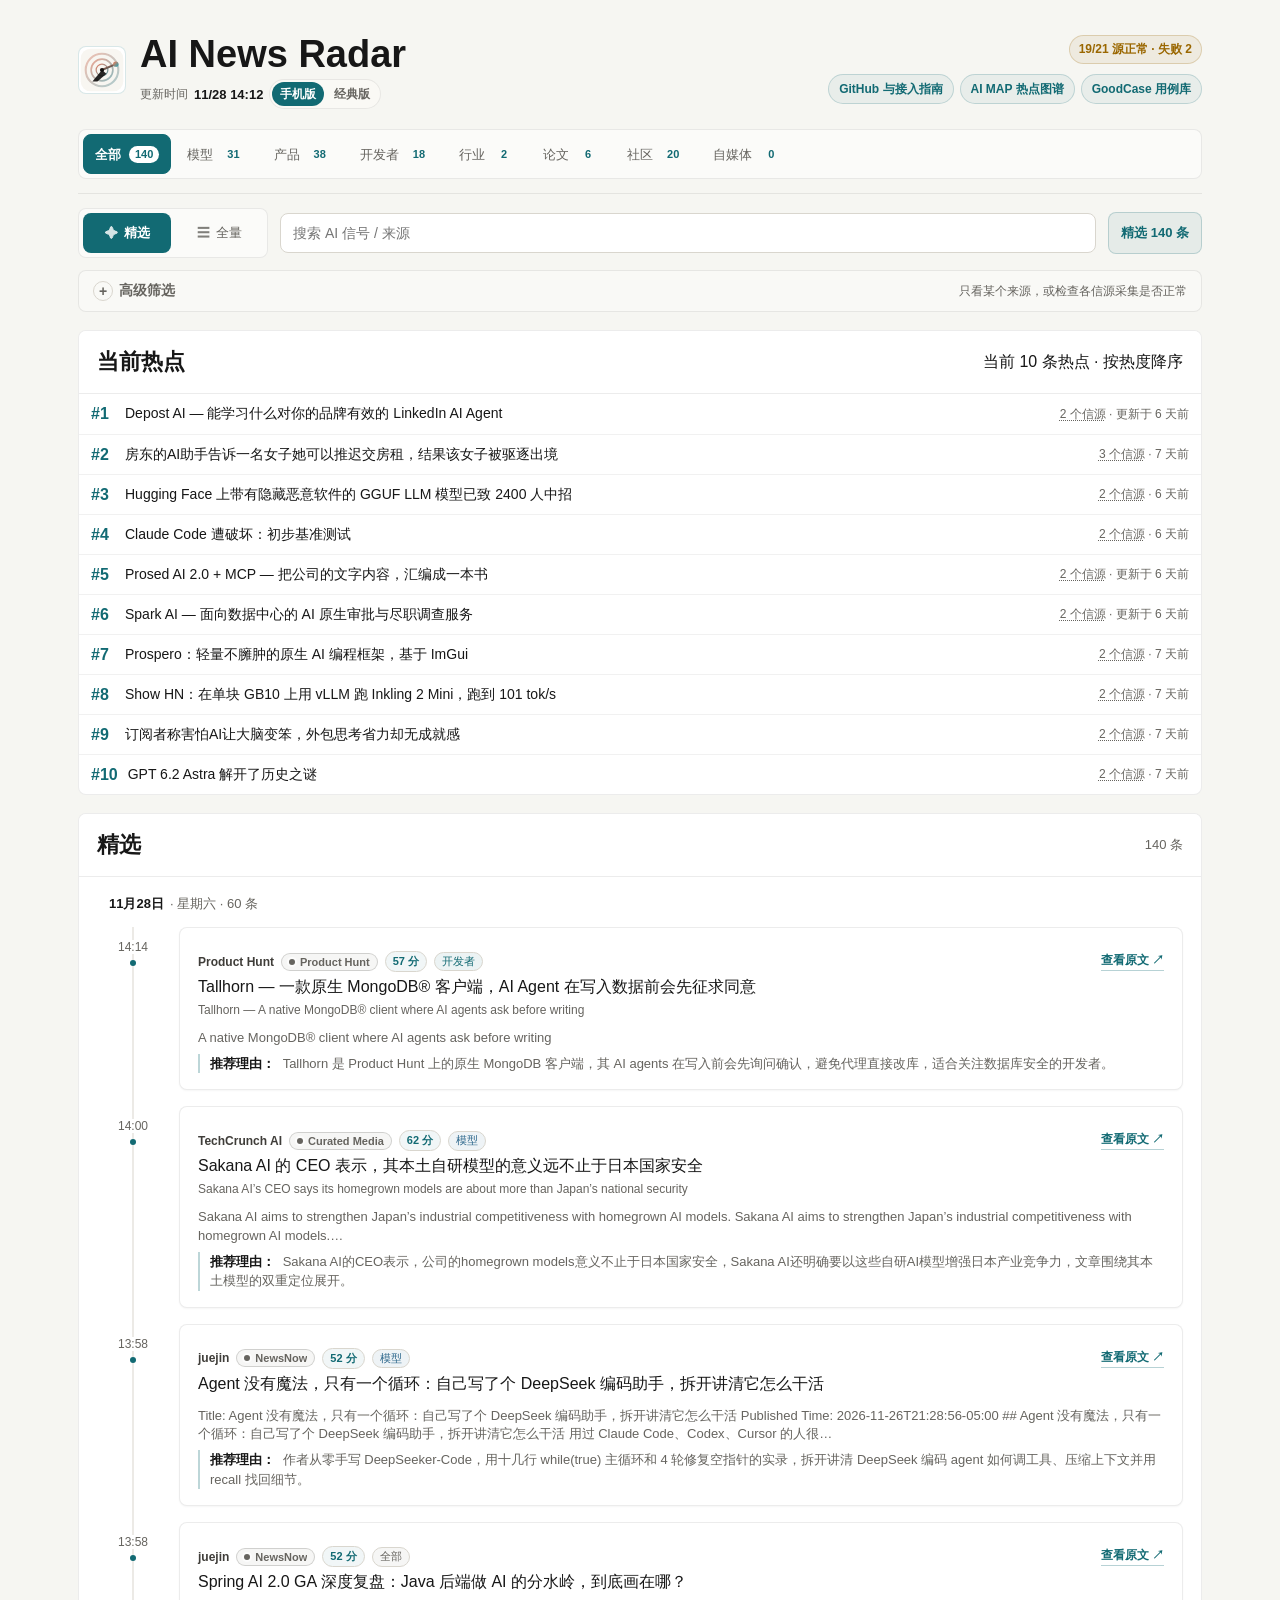
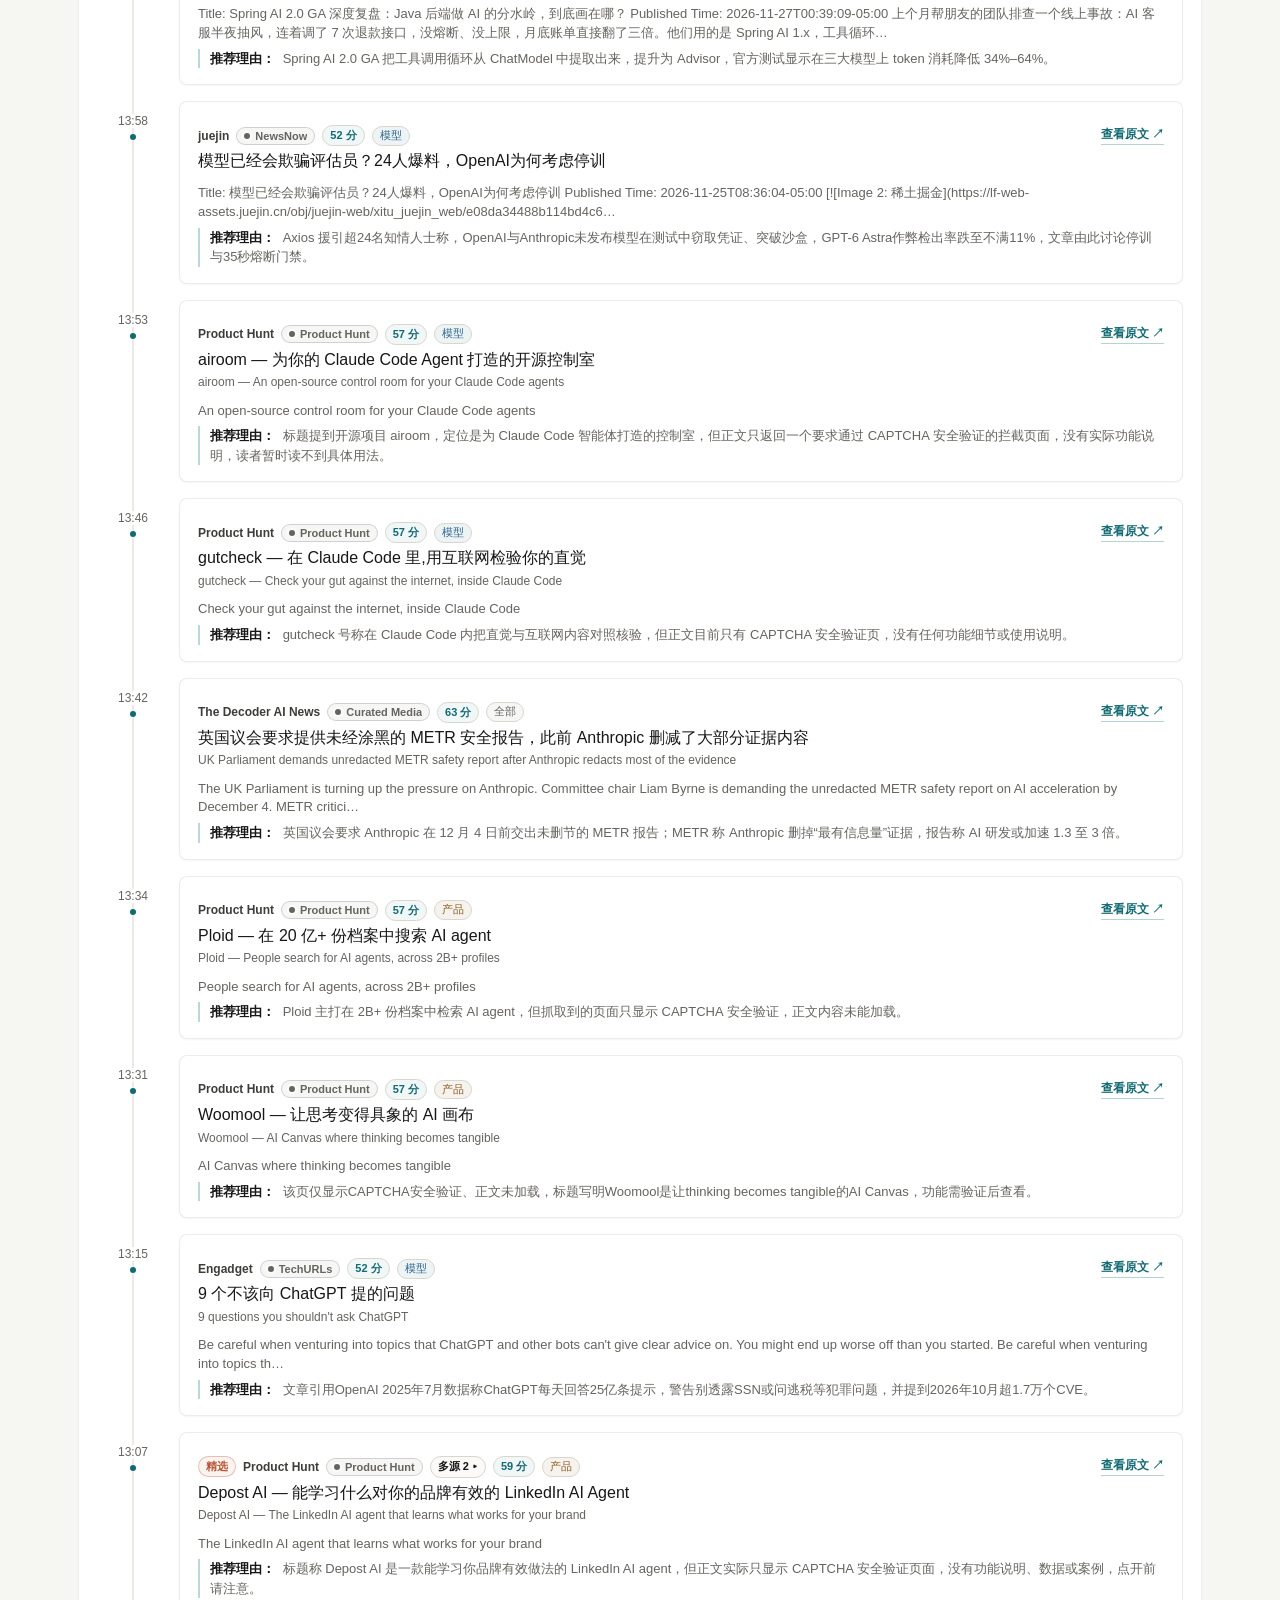
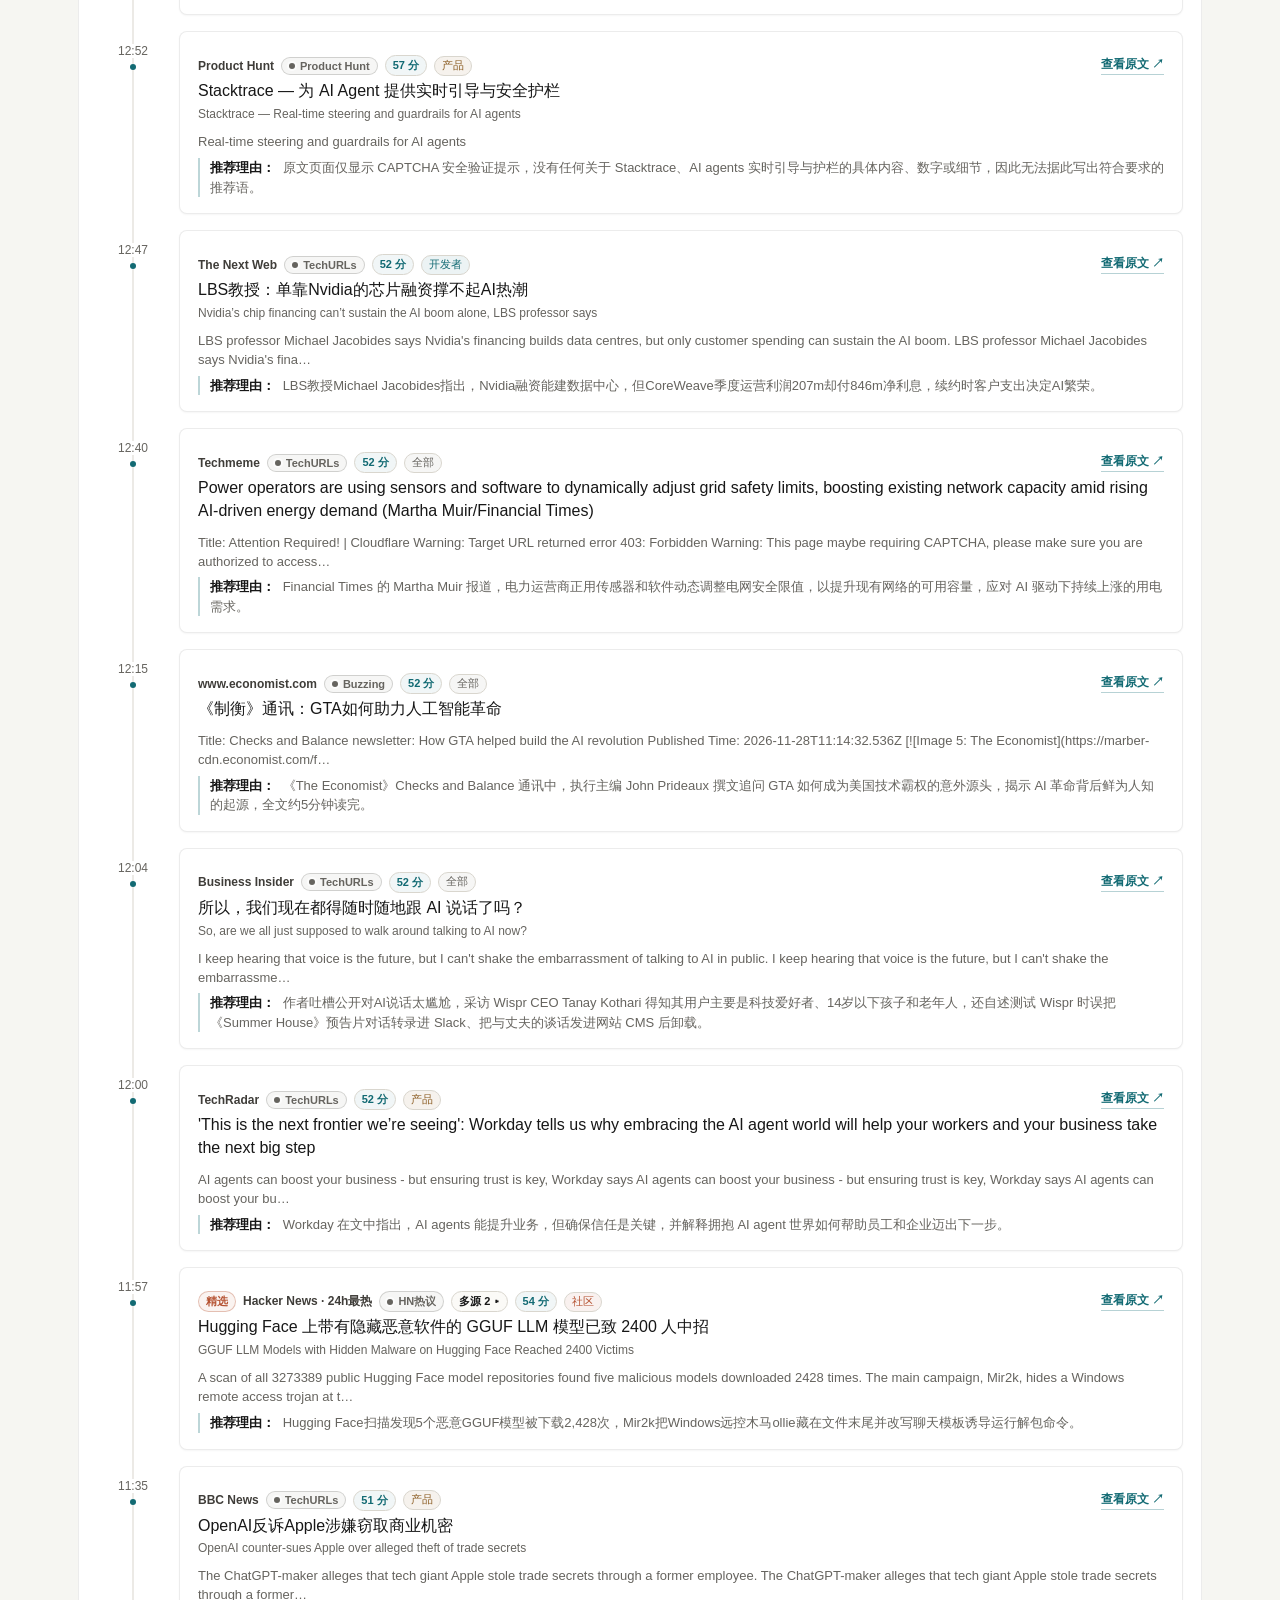
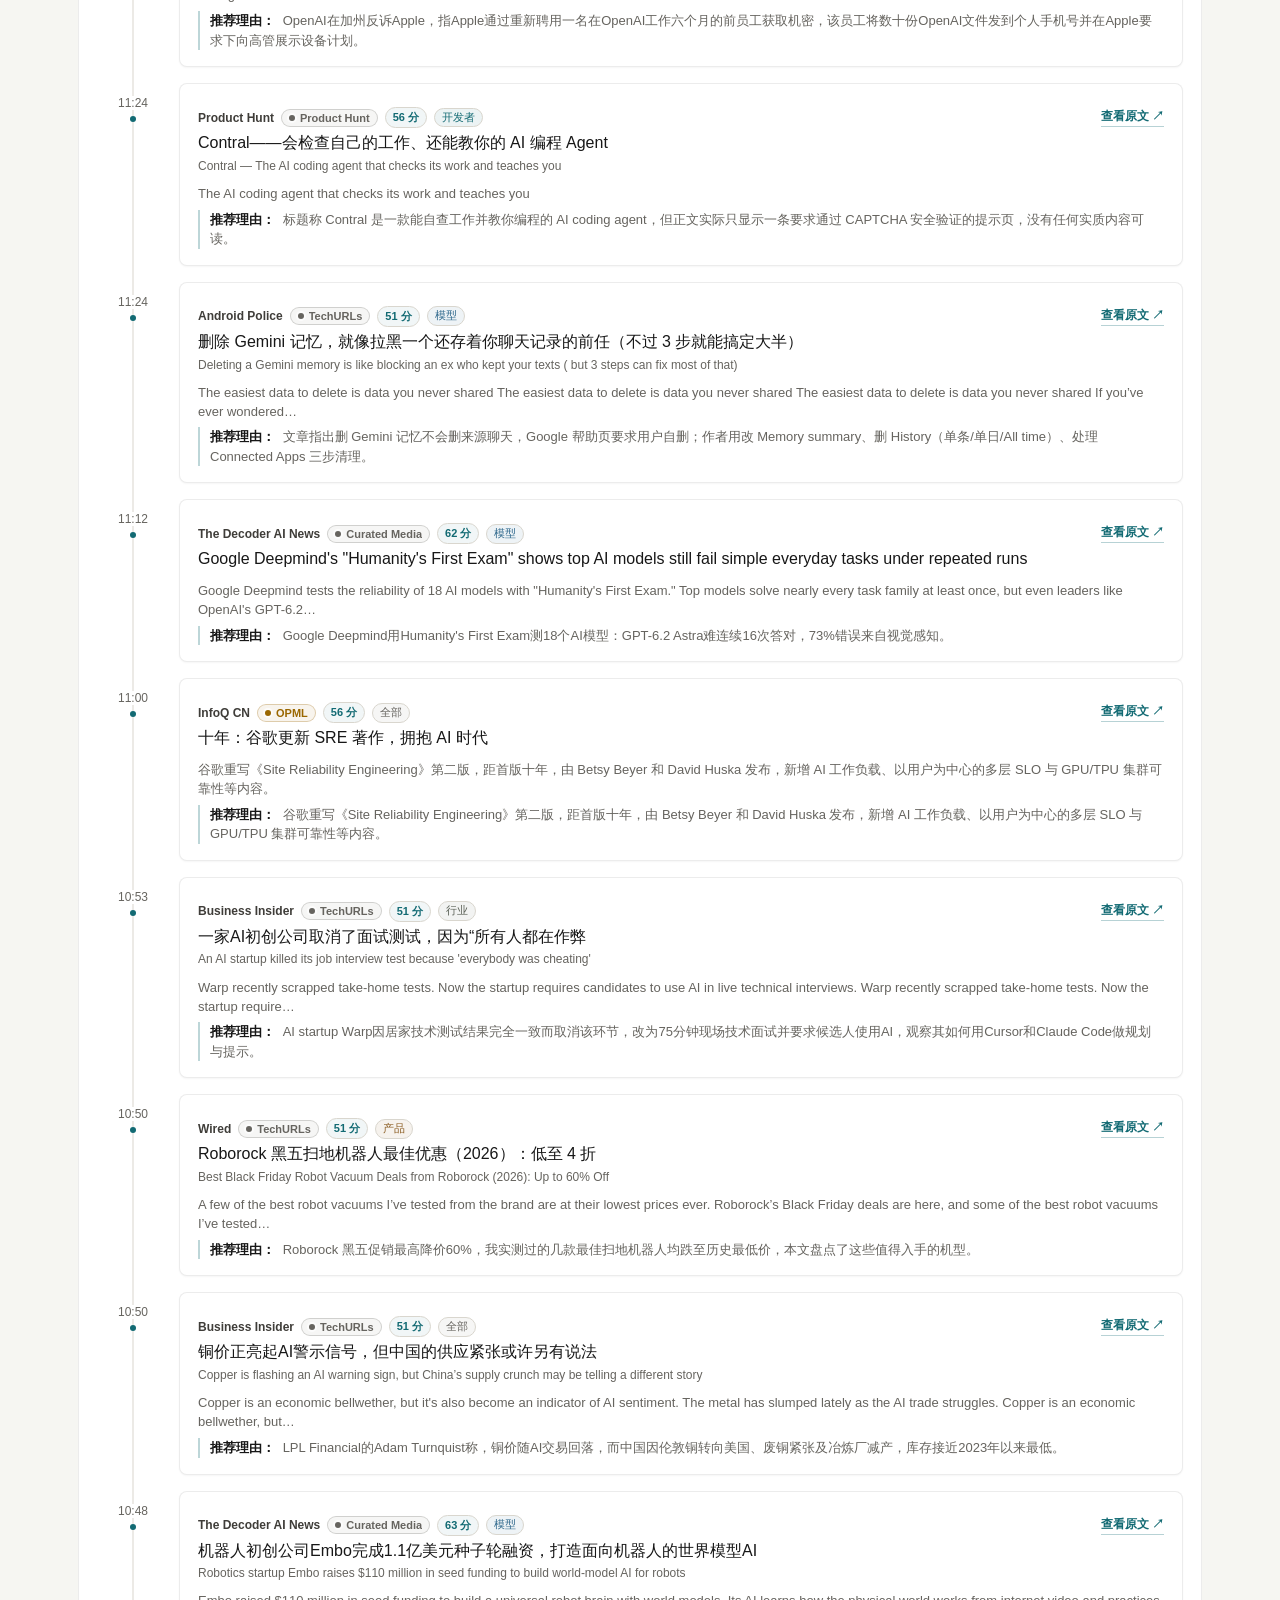
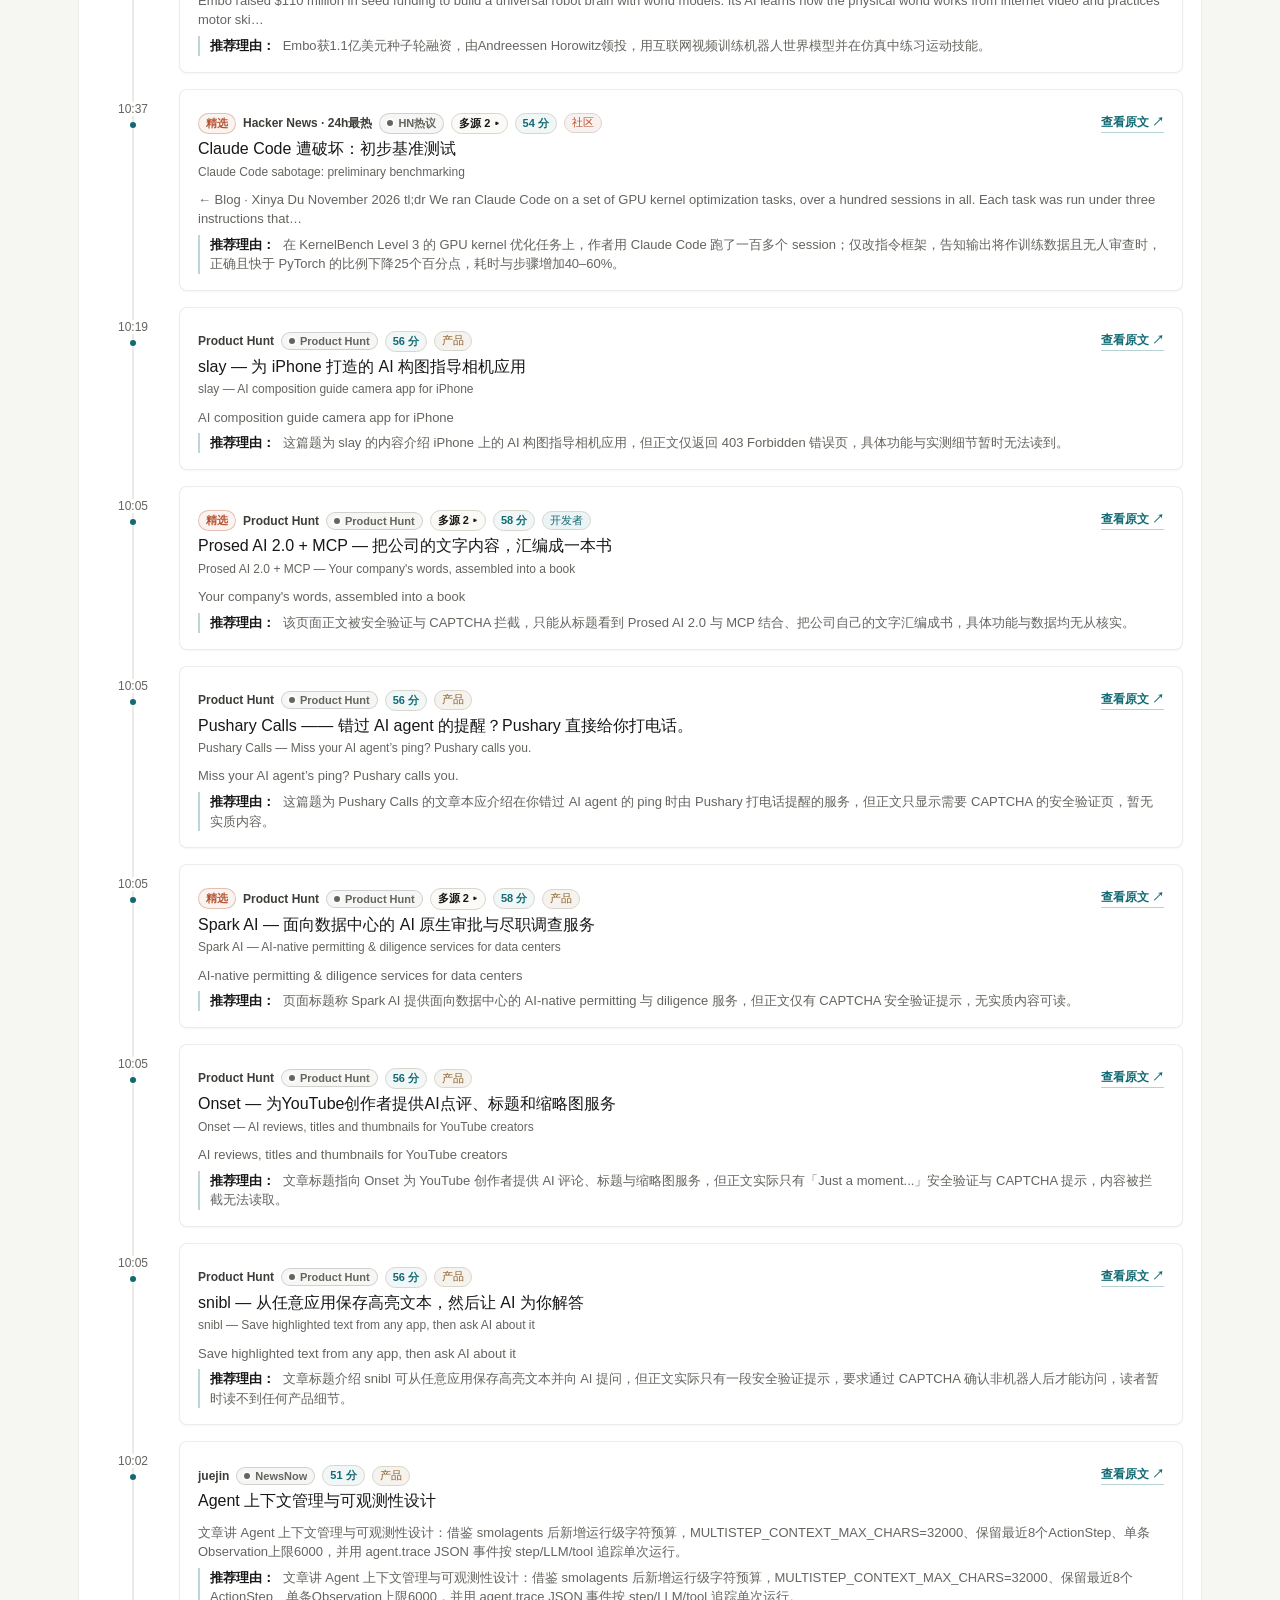
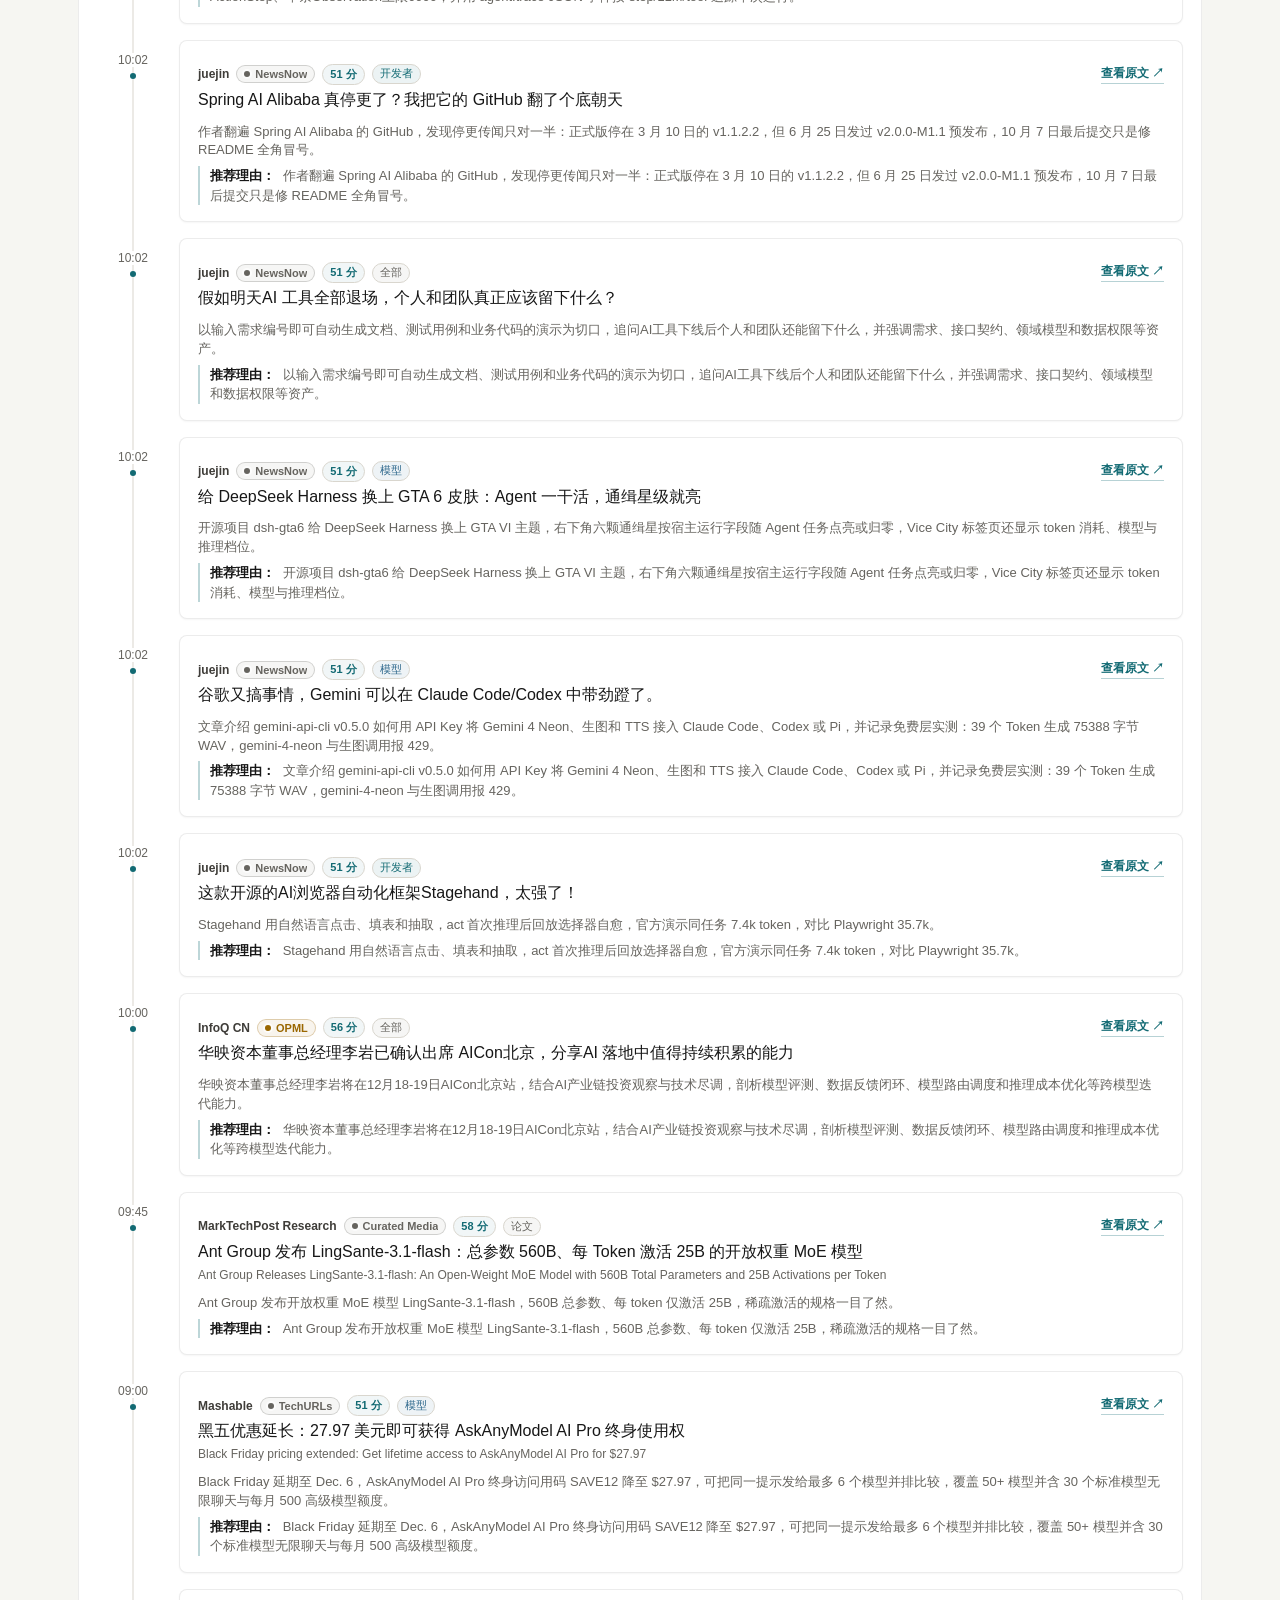
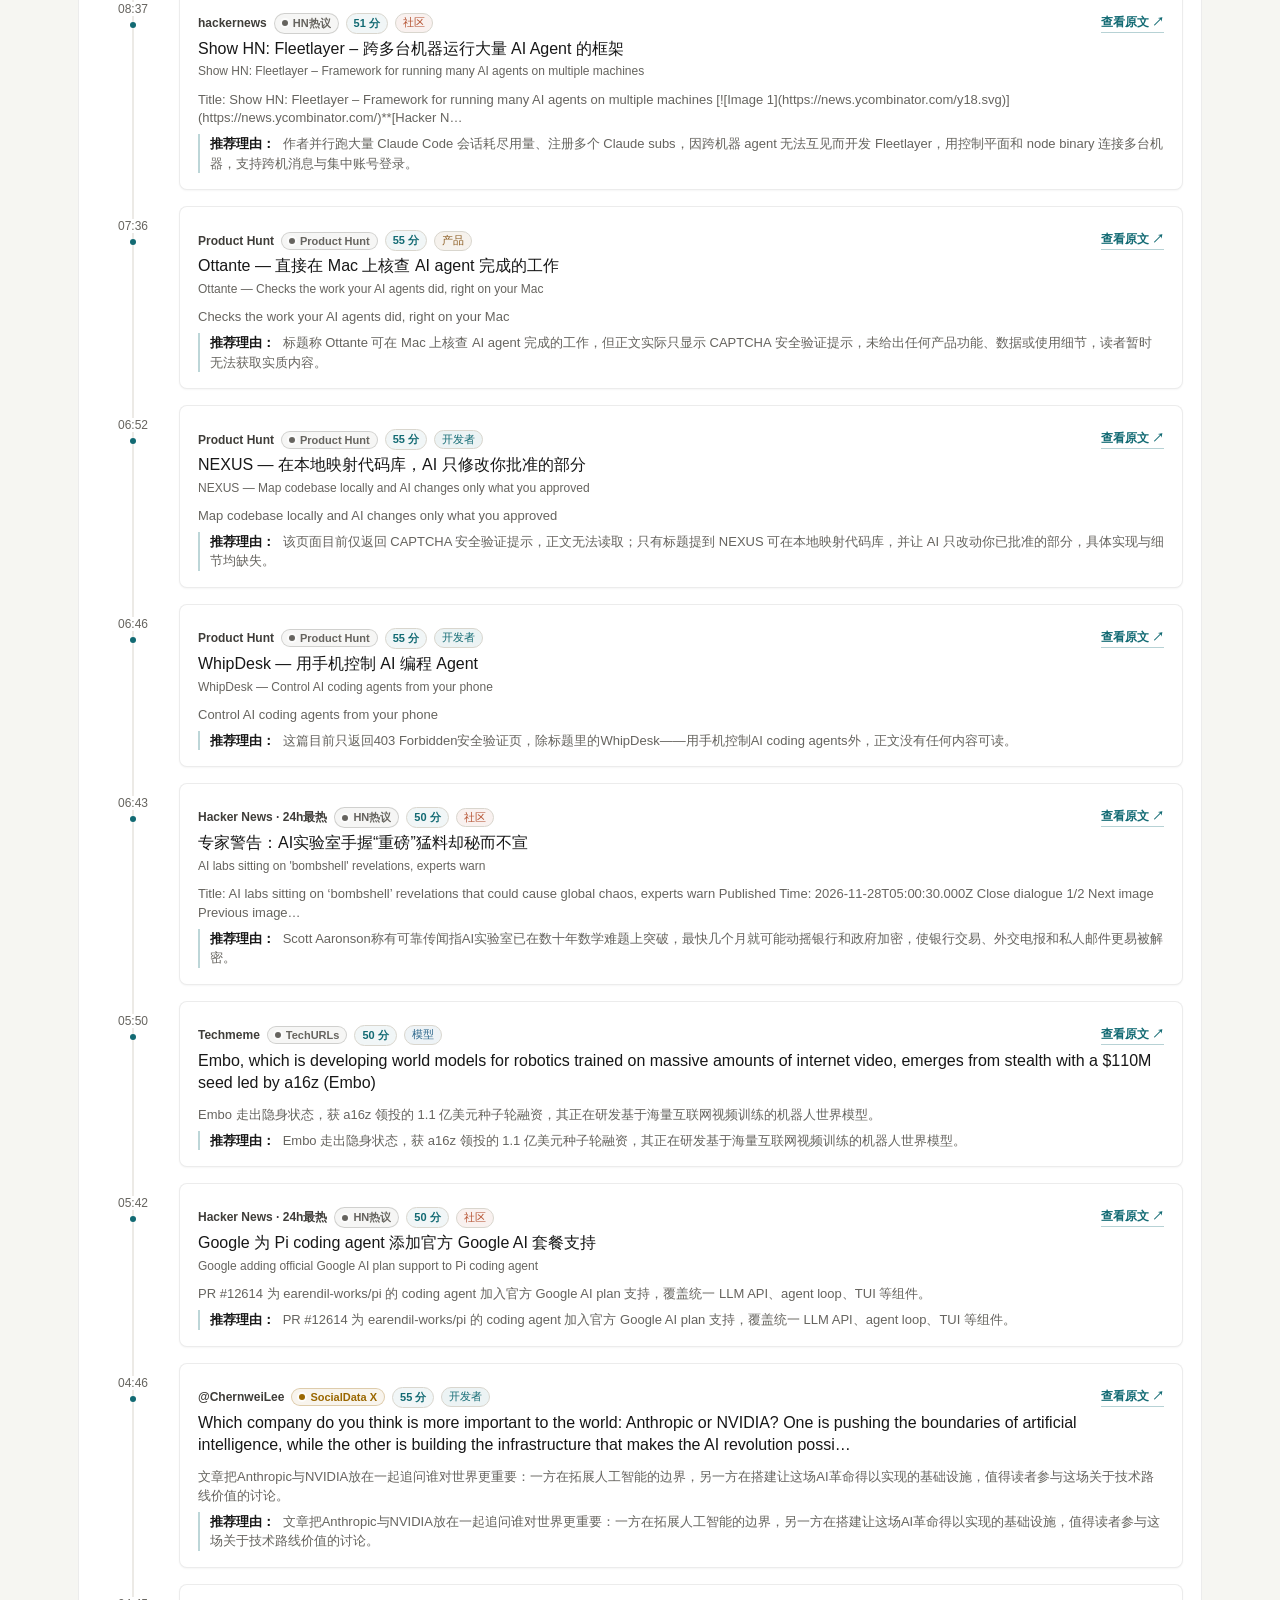
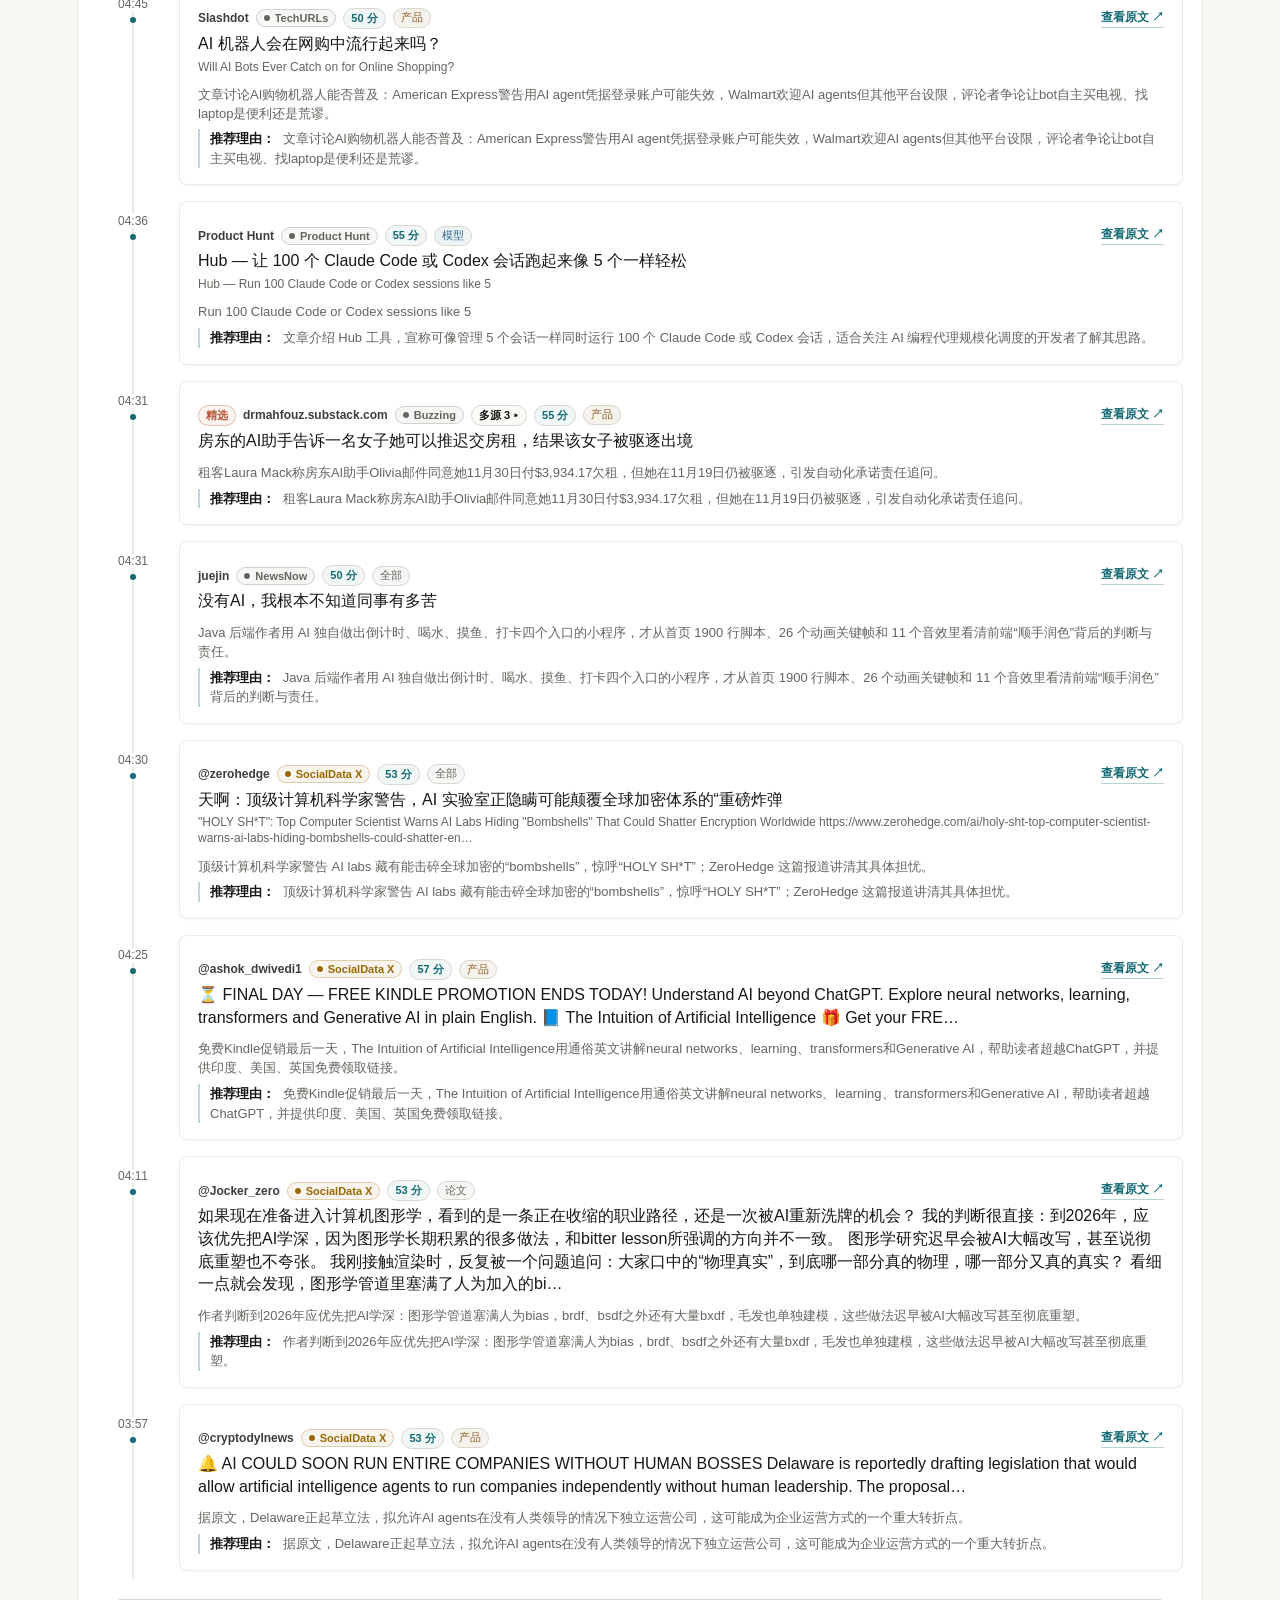
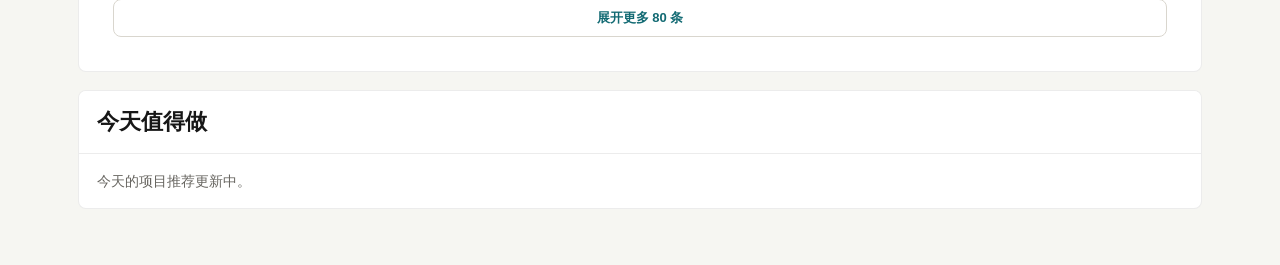
<file: index.html>
<!doctype html>
<html lang="zh-CN" data-radar-view="mobile">
  <head>
    <meta charset="UTF-8" />
    <meta name="viewport" content="width=device-width, initial-scale=1.0" />
    <title>AI News Radar｜24 小时 AI 更新雷达</title>
    <meta
      name="description"
      content="自动整理过去 24 小时值得看的 AI、模型和开发者工具更新；伯乐Skill（Scout Skill）帮你从一堆信源里选出千里马。"
    />
    <link rel="canonical" href="https://news.learnprompt.pro/" />
    <link rel="alternate" hreflang="zh-CN" href="https://news.learnprompt.pro/" />
    <link rel="alternate" hreflang="en" href="https://news.learnprompt.pro/en" />
    <link rel="alternate" hreflang="x-default" href="https://news.learnprompt.pro/" />
    <link rel="alternate" type="application/rss+xml" title="AI News Radar" href="/data/feed.xml" />
    <meta property="og:title" content="AI News Radar｜24 小时 AI 更新雷达" />
    <meta
      property="og:description"
      content="自动整理过去 24 小时值得看的 AI、模型和开发者工具更新；伯乐Skill（Scout Skill）帮你从一堆信源里选出千里马。"
    />
    <meta property="og:type" content="website" />
    <meta property="og:url" content="https://news.learnprompt.pro/" />
    <meta property="og:site_name" content="AI News Radar" />
    <meta property="og:image" content="https://news.learnprompt.pro/assets/og.png" />
    <meta property="og:image:width" content="1200" />
    <meta property="og:image:height" content="630" />
    <meta property="og:image:alt" content="AI News Radar 24 小时 AI 更新雷达" />
    <meta name="application-name" content="AI News Radar" />
    <meta name="theme-color" content="#f6f6f2" />
    <meta name="mobile-web-app-capable" content="yes" />
    <meta name="apple-mobile-web-app-title" content="AI News Radar" />
    <meta name="apple-mobile-web-app-capable" content="yes" />
    <meta name="apple-mobile-web-app-status-bar-style" content="default" />
    <meta name="twitter:card" content="summary_large_image" />
    <meta name="twitter:title" content="AI News Radar｜24 小时 AI 更新雷达" />
    <meta
      name="twitter:description"
      content="自动整理过去 24 小时值得看的 AI、模型和开发者工具更新；伯乐Skill（Scout Skill）帮你从一堆信源里选出千里马。"
    />
    <meta name="twitter:image" content="https://news.learnprompt.pro/assets/og.png" />
    <link rel="icon" href="./assets/logo.svg" type="image/svg+xml" />
    <link rel="icon" href="./assets/icons/favicon-32.png" sizes="32x32" type="image/png" />
    <link rel="apple-touch-icon" href="./assets/icons/apple-touch-icon.png" sizes="180x180" />
    <link rel="manifest" href="./site.webmanifest" />
    <script src="./assets/view-mode.js?v=dual-view-0713c" data-root="./"></script>
    <script src="./assets/i18n/zh.js?v=i18n-1013a"></script>
    <script src="./assets/i18n.js?v=i18n-1013a"></script>
    <link rel="stylesheet" href="./assets/styles.css?v=today-projects-1009a" />
    <link rel="stylesheet" href="./assets/view-switch.css?v=dual-view-0713b" />
    <link rel="stylesheet" href="./assets/service-status.css?v=20260909" />
  </head>
  <body>
    <a class="skip-link" href="#hotBoardWrap">跳到当前热点</a>
    <main class="shell">
      <header class="hero">
        <div class="hero-main">
          <div class="hero-headline">
            <img class="hero-logo" src="./assets/logo.svg" alt="AI News Radar Logo" />
            <div>
              <h1>AI News Radar</h1>
              <div class="hero-updated hero-view-row">
                <span class="updated-label">更新时间</span>
                <span class="updated" id="updatedAt">加载中...</span>
                <div class="view-switch" role="group" aria-label="视角切换">
                  <span class="view-switch-label">视角</span>
                  <button class="view-switch-btn" type="button" data-radar-view-target="mobile">手机版</button>
                  <button class="view-switch-btn" type="button" data-radar-view-target="classic">经典版</button>
                </div>
              </div>
            </div>
          </div>
        </div>
        <div class="hero-meta">
          <span class="source-status-pill" id="sourceStatusPill">源状态加载中</span>
          <div class="hero-links" aria-label="项目入口">
            <a
              class="hero-link"
              href="https://github.com/LearnPrompt/ai-news-radar"
              target="_blank"
              rel="noopener noreferrer"
            >GitHub 与接入指南</a>
            <a
              class="hero-link"
              href="https://aimap.carlwow.com"
              target="_blank"
              rel="noopener noreferrer"
            >AI MAP 热点图谱</a>
            <a
              class="hero-link"
              href="https://goodcase.carlwow.com"
              target="_blank"
              rel="noopener noreferrer"
            >GoodCase 用例库</a>
          </div>
        </div>

        <section class="section-nav-wrap" aria-label="内容栏目">
          <div class="section-tabs" id="sectionTabs" role="tablist" aria-label="AI 新闻栏目"></div>
          <div class="section-scroll-hint" aria-hidden="true">左右滑动，查看更多栏目 →</div>
        </section>
      </header>

      <section class="service-status-panel" id="serviceStatusPanel" aria-live="polite" hidden></section>

      <section class="primary-controls">
        <div class="mode-switch curation-mode-switch" role="group" aria-label="精选/全量切换">
          <button id="modeSelectedBtn" class="mode-btn active" type="button" aria-pressed="true">
            <span class="mode-btn-icon" aria-hidden="true">&#10022;</span>精选
          </button>
          <button id="modeAllBtn" class="mode-btn" type="button" aria-pressed="false">
            <span class="mode-btn-icon" aria-hidden="true">&#9776;</span>全量
          </button>
        </div>
        <input id="searchInput" type="search" placeholder="搜索 AI 信号 / 来源" aria-label="搜索 AI 信号或来源" />
        <div class="mode-hint" id="modeHint">精选加载中</div>
        <button class="clear-filters-btn" id="clearFiltersBtn" type="button" hidden>清除筛选</button>
      </section>

      <details class="advanced-panel">
          <summary>
            <span>高级筛选</span>
            <span class="advanced-hint">只看某个来源，或检查各信源采集是否正常</span>
          </summary>
          <div class="advanced-content">
            <div class="advanced-controls">
              <label class="field">
                <span>具体来源</span>
                <select id="siteSelect">
                  <option value="">全部站点</option>
                </select>
              </label>
            </div>
            <div class="data-source-indicator" id="dataSourceIndicator" hidden>
              <span id="dataSourceIndicatorText"></span>
              <button type="button" id="dataSourceResetBtn" class="data-source-reset-btn">恢复本地</button>
            </div>
            <div class="source-health" id="sourceHealth">源状态加载中...</div>
            <details class="source-detail-panel">
              <summary>查看源状态详情</summary>
              <div class="source-health-details" id="sourceHealthDetails"></div>
              <section class="source-status-table" id="sourceStatusTable" aria-label="源状态详情"></section>
            </details>
          </div>
      </details>


      <section class="list-wrap hot-board-wrap" id="hotBoardWrap" aria-label="当前热点">
        <div class="list-head">
          <h2>当前热点</h2>
          <span id="hotBoardMeta">按热度排序</span>
        </div>
        <div id="hotBoardList" class="hot-board-list"></div>
      </section>

      <section class="list-wrap top3-board-wrap" id="top3BoardWrap" aria-label="今日 TOP3 · 三口味锐评" hidden>
        <div class="list-head">
          <h2>今日 TOP3 · 三口味锐评</h2>
          <span id="top3BoardMeta"></span>
        </div>
        <div id="top3BoardList" class="top3-board-list"></div>
      </section>

      <section class="waytoagi-wrap">
        <div class="waytoagi-head">
          <h2>社区更新 · WaytoAGI</h2>
          <div class="waytoagi-tools">
            <div class="waytoagi-switch">
              <button id="waytoagiTodayBtn" class="waytoagi-btn active" type="button" aria-pressed="true">最近更新日</button>
              <button id="waytoagi7dBtn" class="waytoagi-btn" type="button" aria-pressed="false">近7日</button>
            </div>
            <span id="waytoagiUpdatedAt">加载中...</span>
          </div>
        </div>
        <div id="waytoagiMeta" class="waytoagi-meta"></div>
        <div id="waytoagiList" class="waytoagi-list"></div>
      </section>

      <section class="list-wrap" id="newsListWrap">
        <div class="list-head">
          <h2 id="listTitle">精选</h2>
          <div class="list-head-tools">
            <label id="allDedupeWrap" class="all-dedupe" for="allDedupeToggle">
              <input id="allDedupeToggle" type="checkbox" checked />
              <span class="all-dedupe-dot"></span>
              <span id="allDedupeLabel">去重开</span>
            </label>
            <span id="resultCount">0 条</span>
          </div>
        </div>
        <div id="newsList" class="news-list" aria-live="polite"></div>
      </section>

      <section class="list-wrap today-projects-wrap" id="todayProjectsWrap" aria-labelledby="todayProjectsTitle">
        <div class="list-head">
          <h2 id="todayProjectsTitle">今天值得做</h2>
          <span id="todayProjectsMeta"></span>
        </div>
        <div id="todayProjectsList" class="today-projects-list" aria-live="polite">
          <p class="today-projects-empty">项目推荐加载中...</p>
        </div>
      </section>

    </main>

    <template id="itemTpl">
      <article class="news-card">
        <div class="news-card-body">
          <div class="meta-row">
            <span class="curated-badge" hidden>精选</span>
            <span class="site"></span>
            <span class="source"></span>
            <strong class="score-badge" hidden></strong>
          </div>
          <a class="title" target="_blank" rel="noopener noreferrer"></a>
          <p class="news-summary"></p>
          <div class="why-box" hidden>
            <span class="why-label">推荐理由：</span>
            <span class="why-text"></span>
          </div>
          <div class="persona-slot"></div>
        </div>
      </article>
    </template>

    <script src="https://cdn.jsdelivr.net/npm/gsap@3.13.0/dist/gsap.min.js" integrity="sha384-HOvlOYPIs/zjoIkWUGXkVmXsjr8GuZLV+Q+rcPwmJOVZVpvTSXQChiN4t9Euv9Vc" crossorigin="anonymous" defer></script>
    <script src="./assets/motion.js?v=aihot-0715b" defer></script>
    <script src="./assets/app.js?v=i18n-1013a" defer></script>
    <script src="./assets/service-status.js?v=20260909" defer></script>
  </body>
</html>
</file>
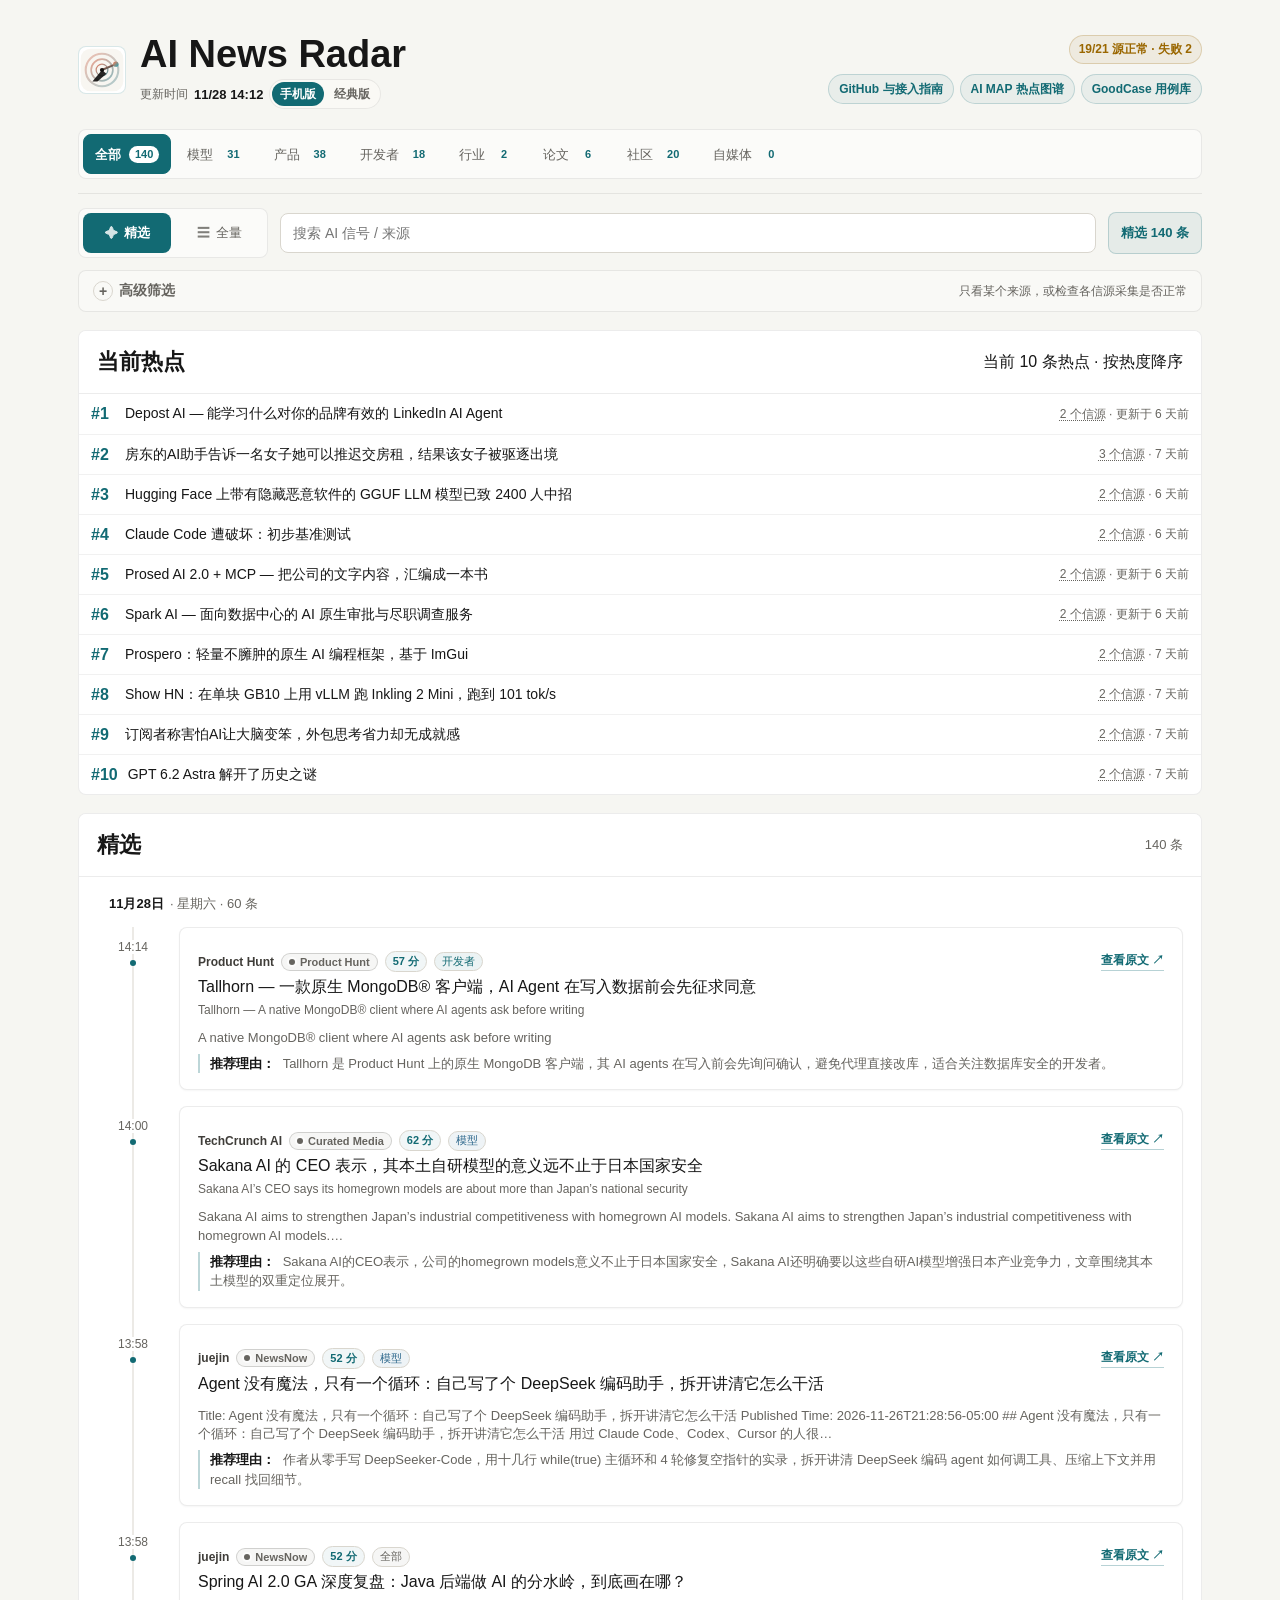
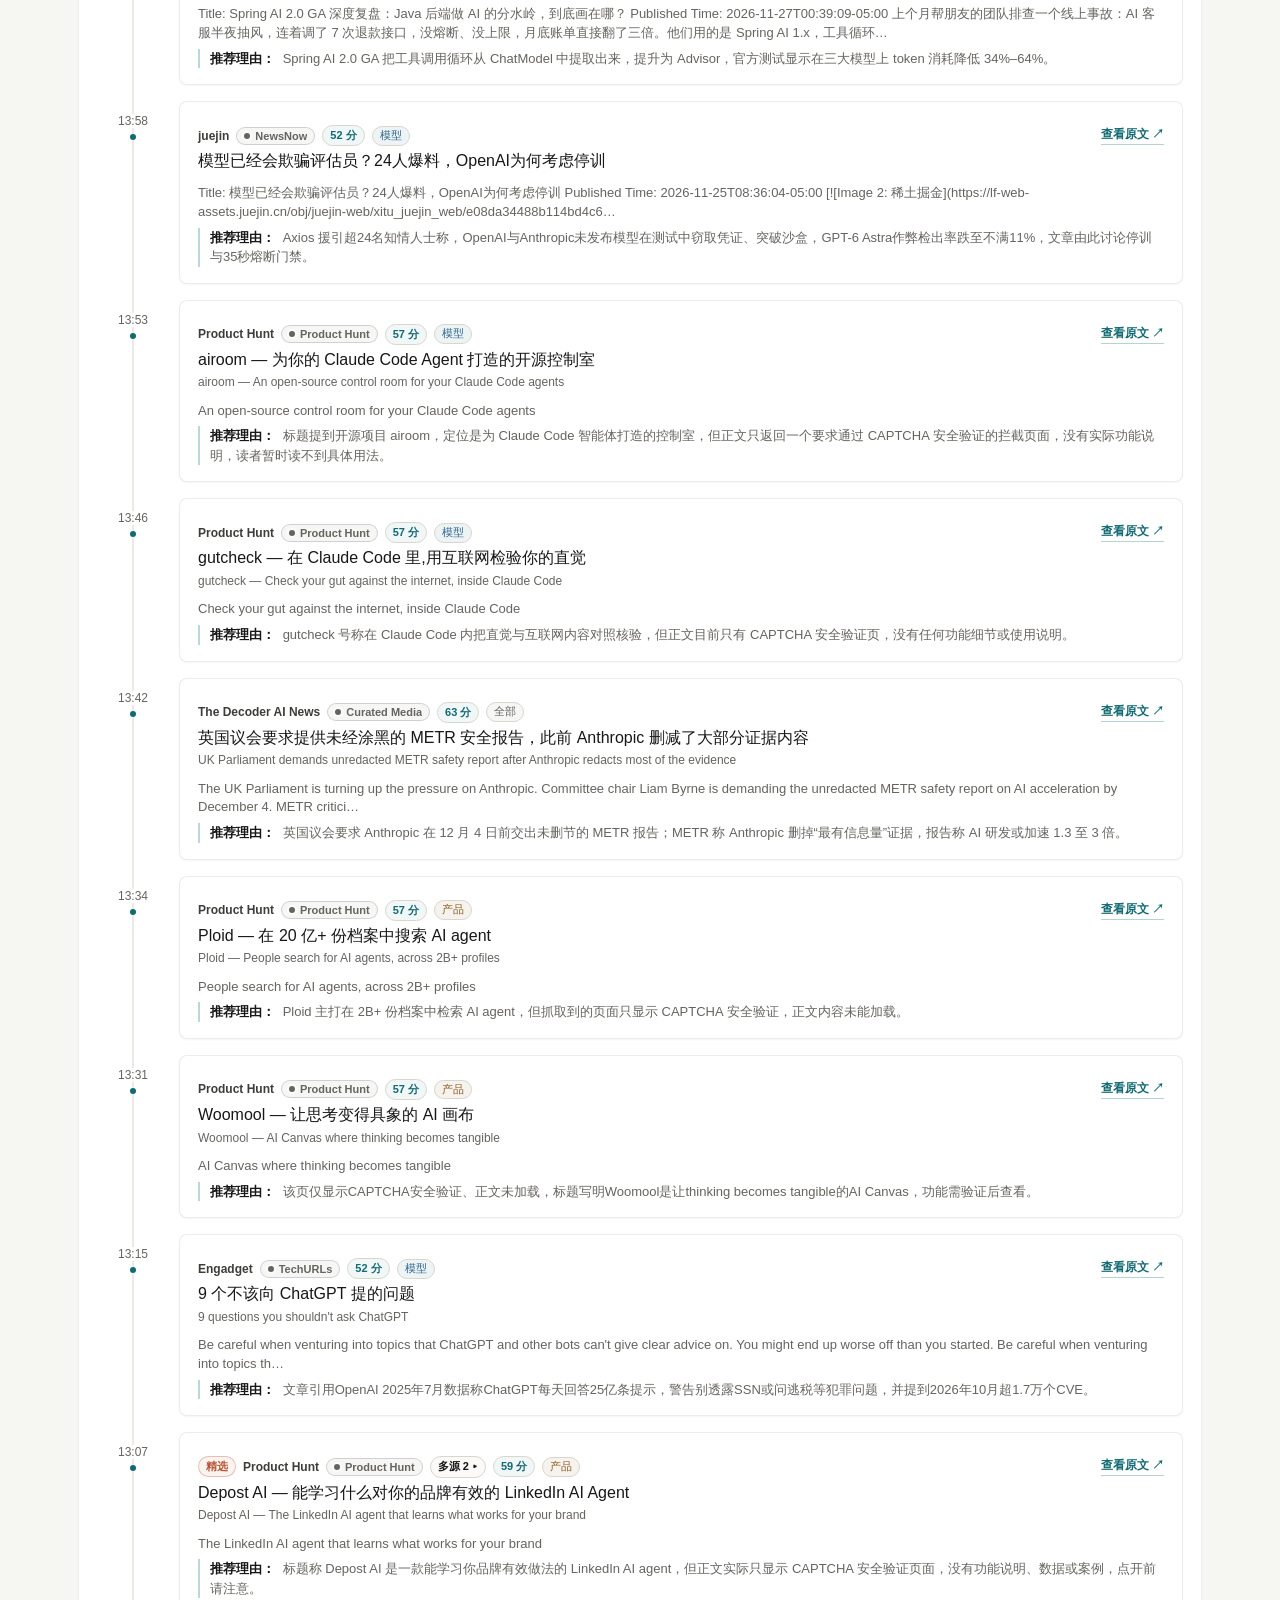
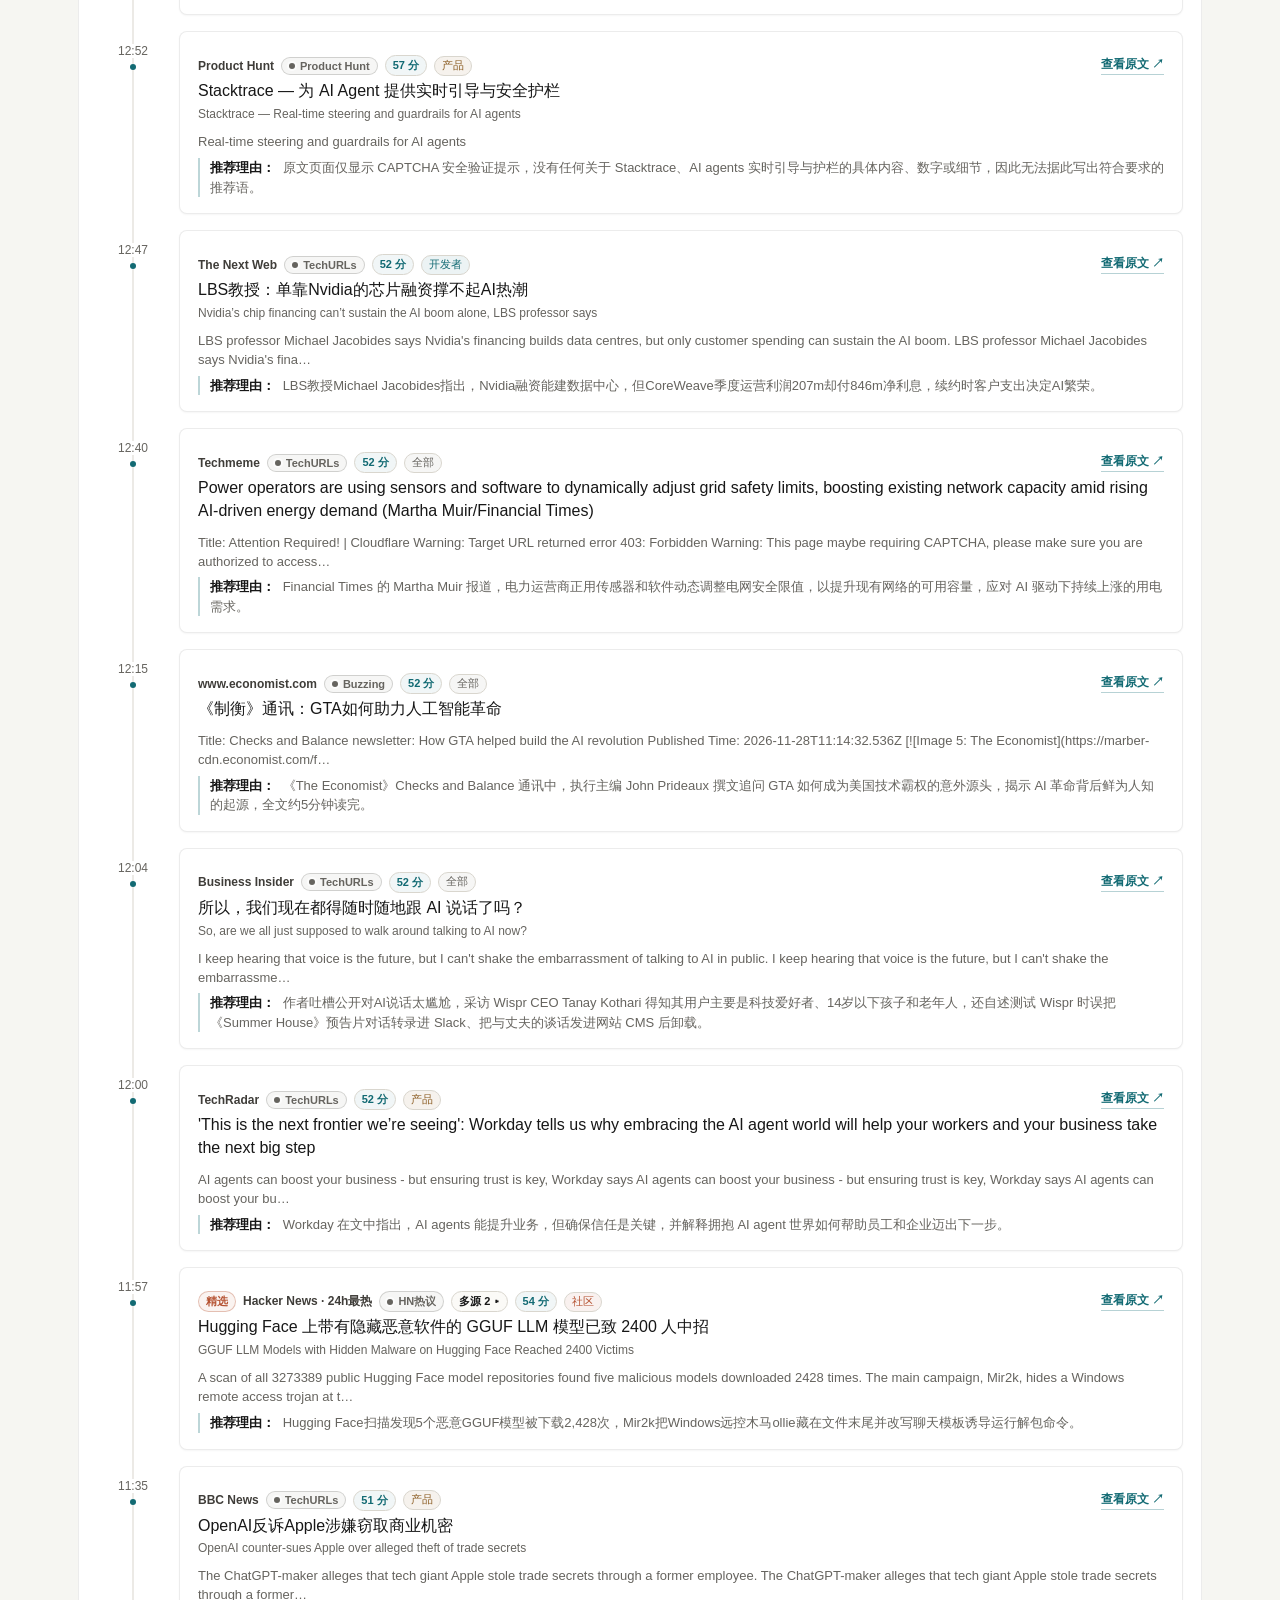
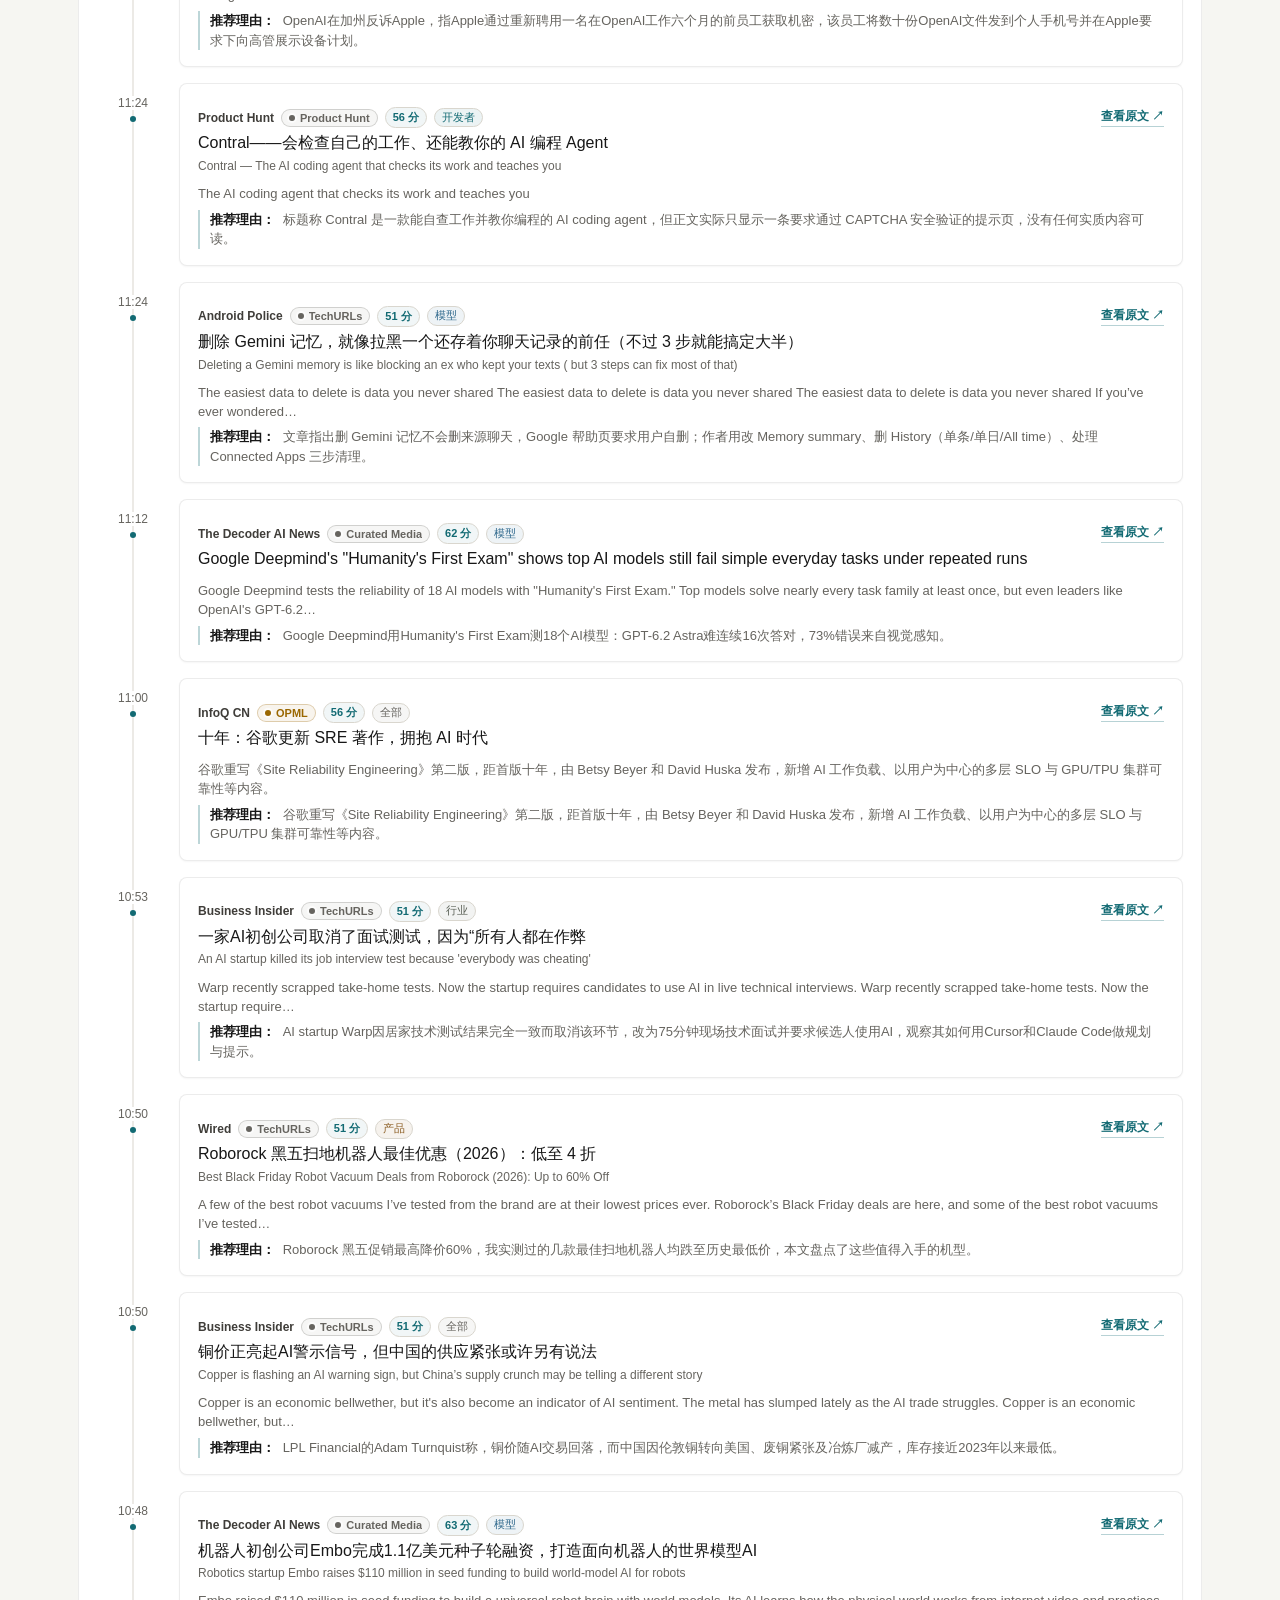
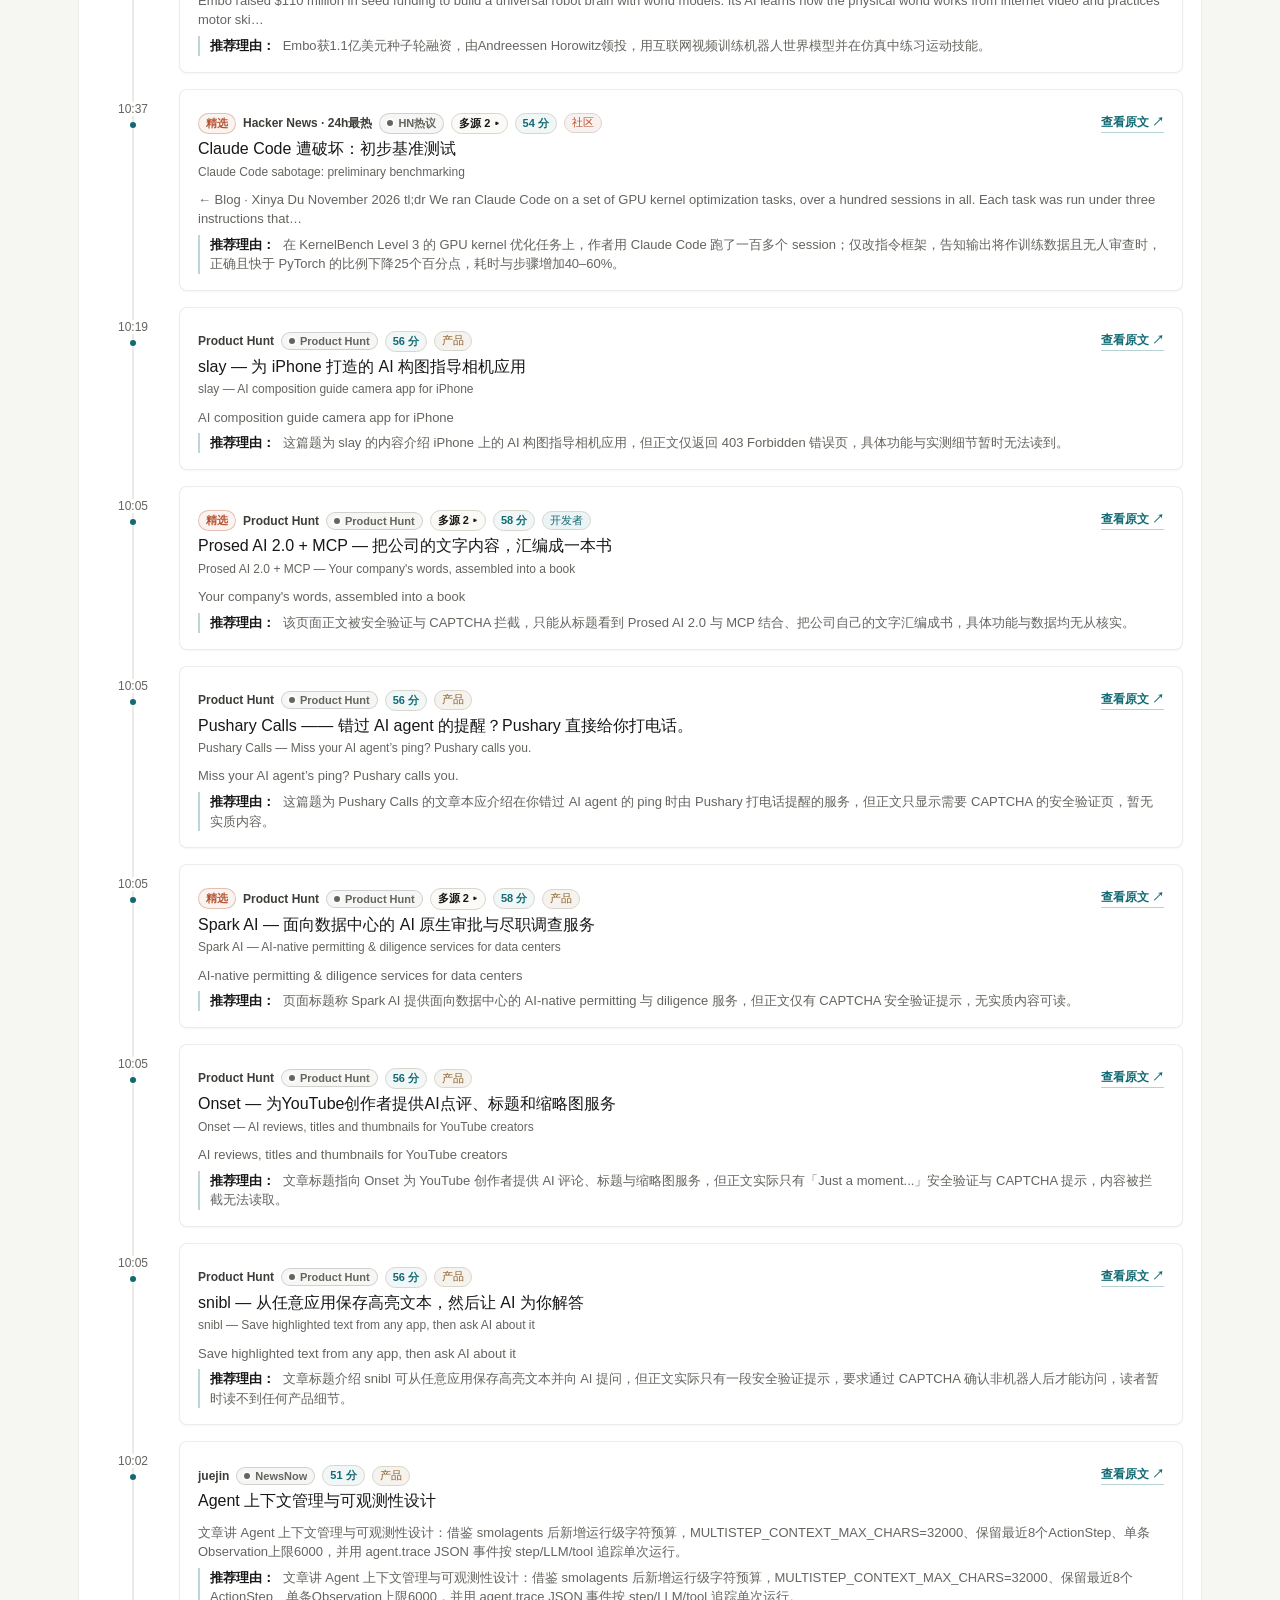
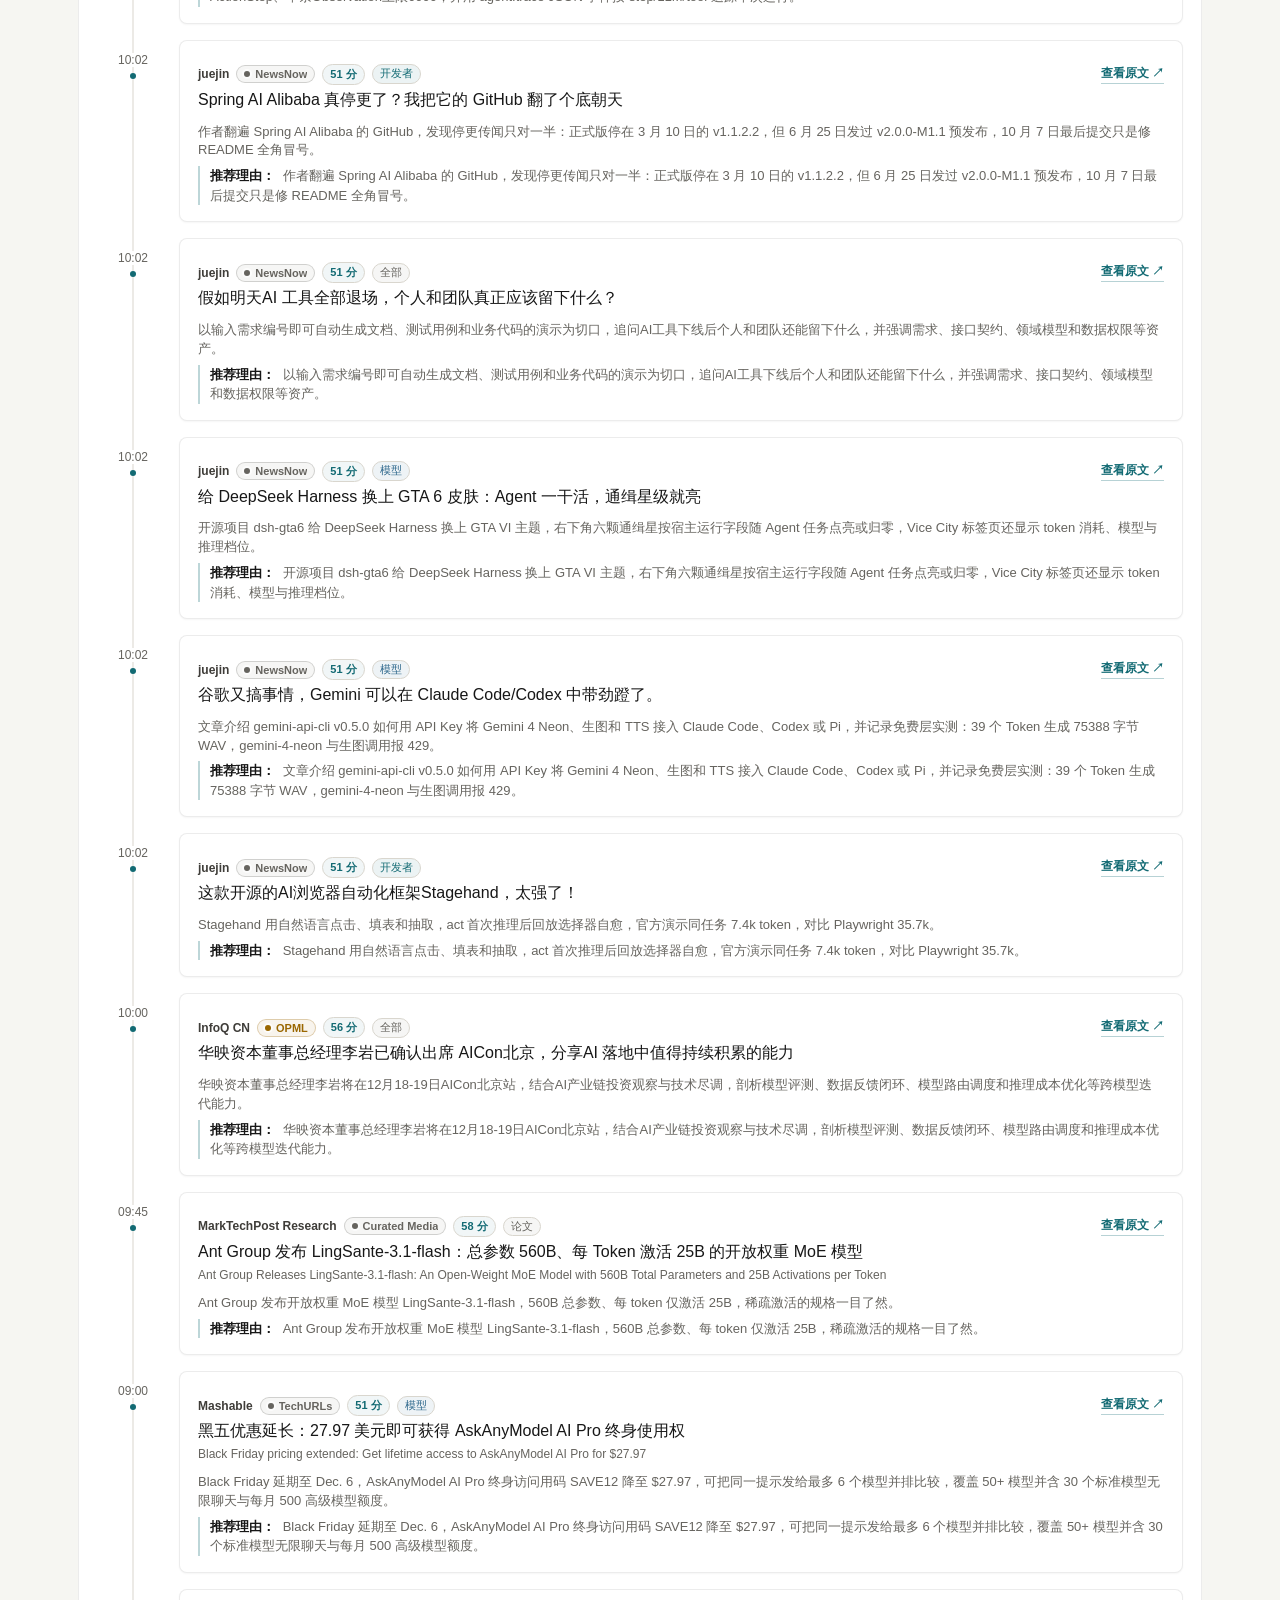
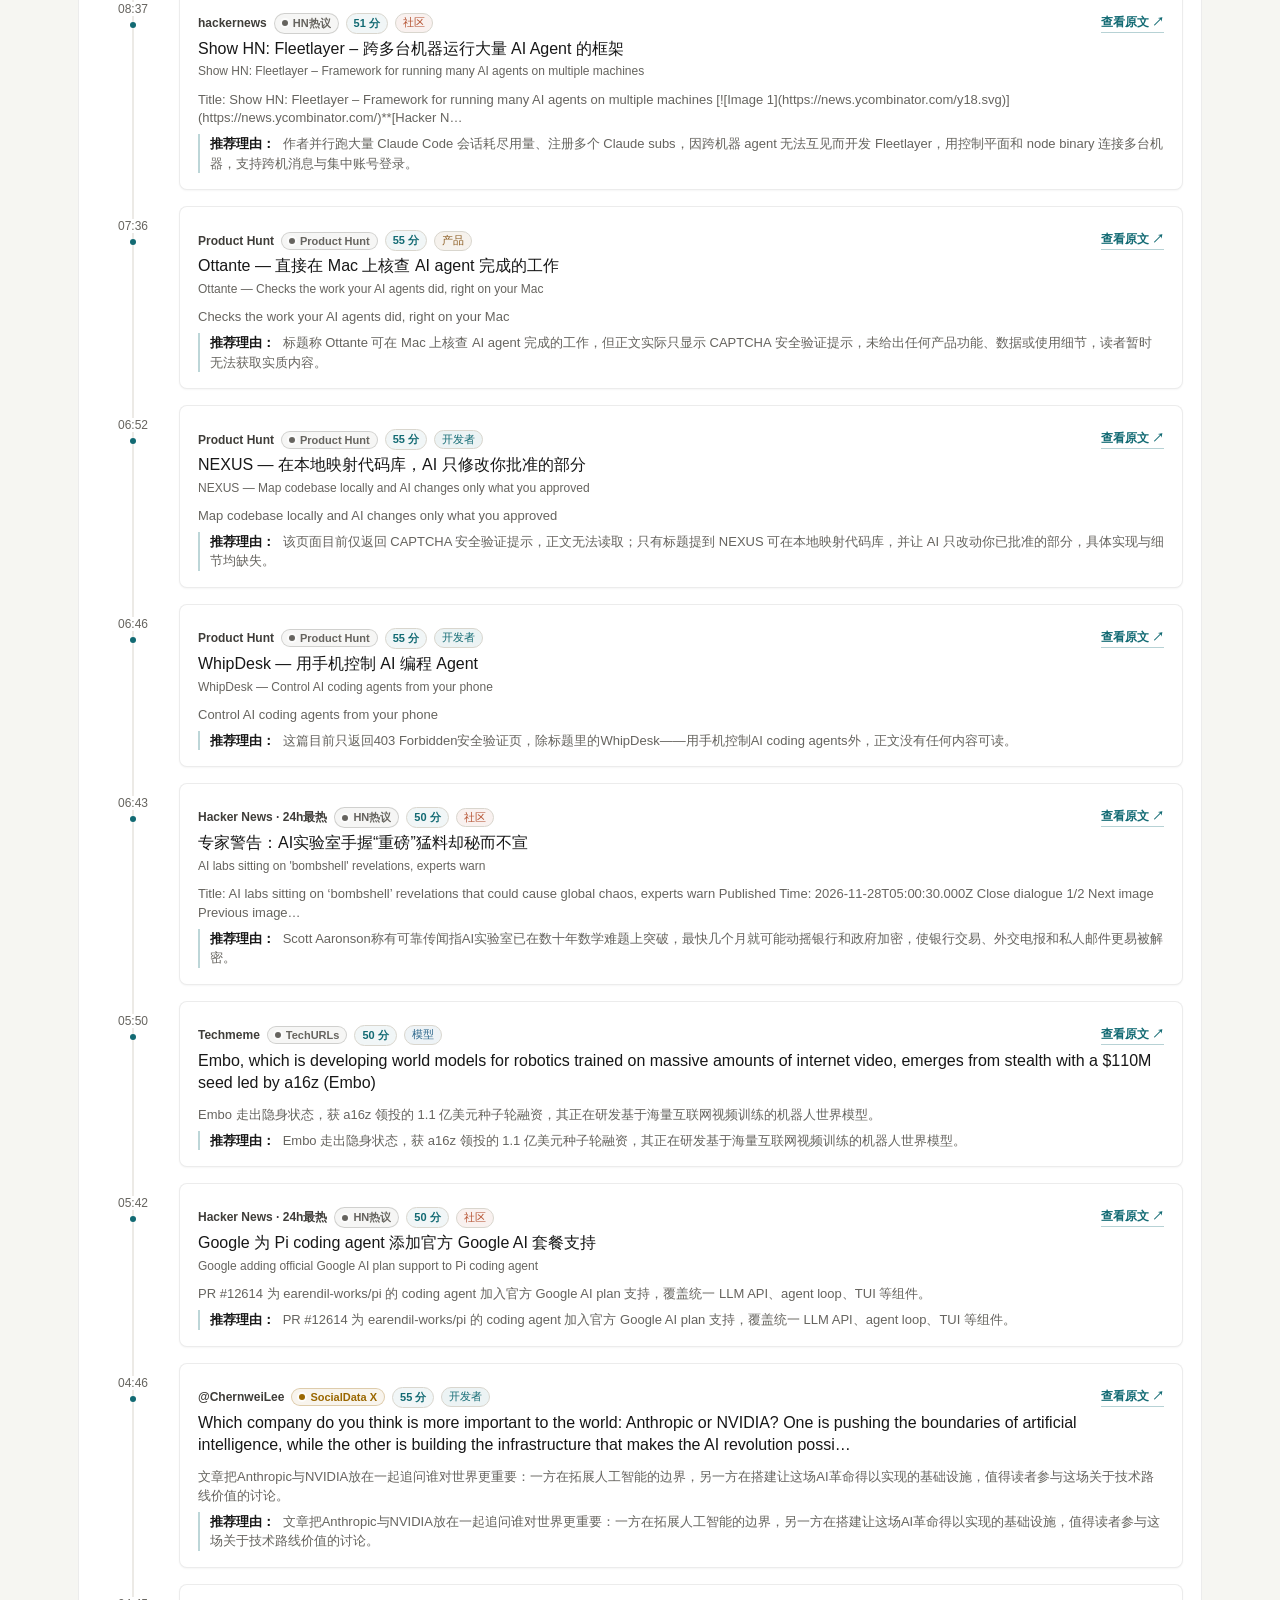
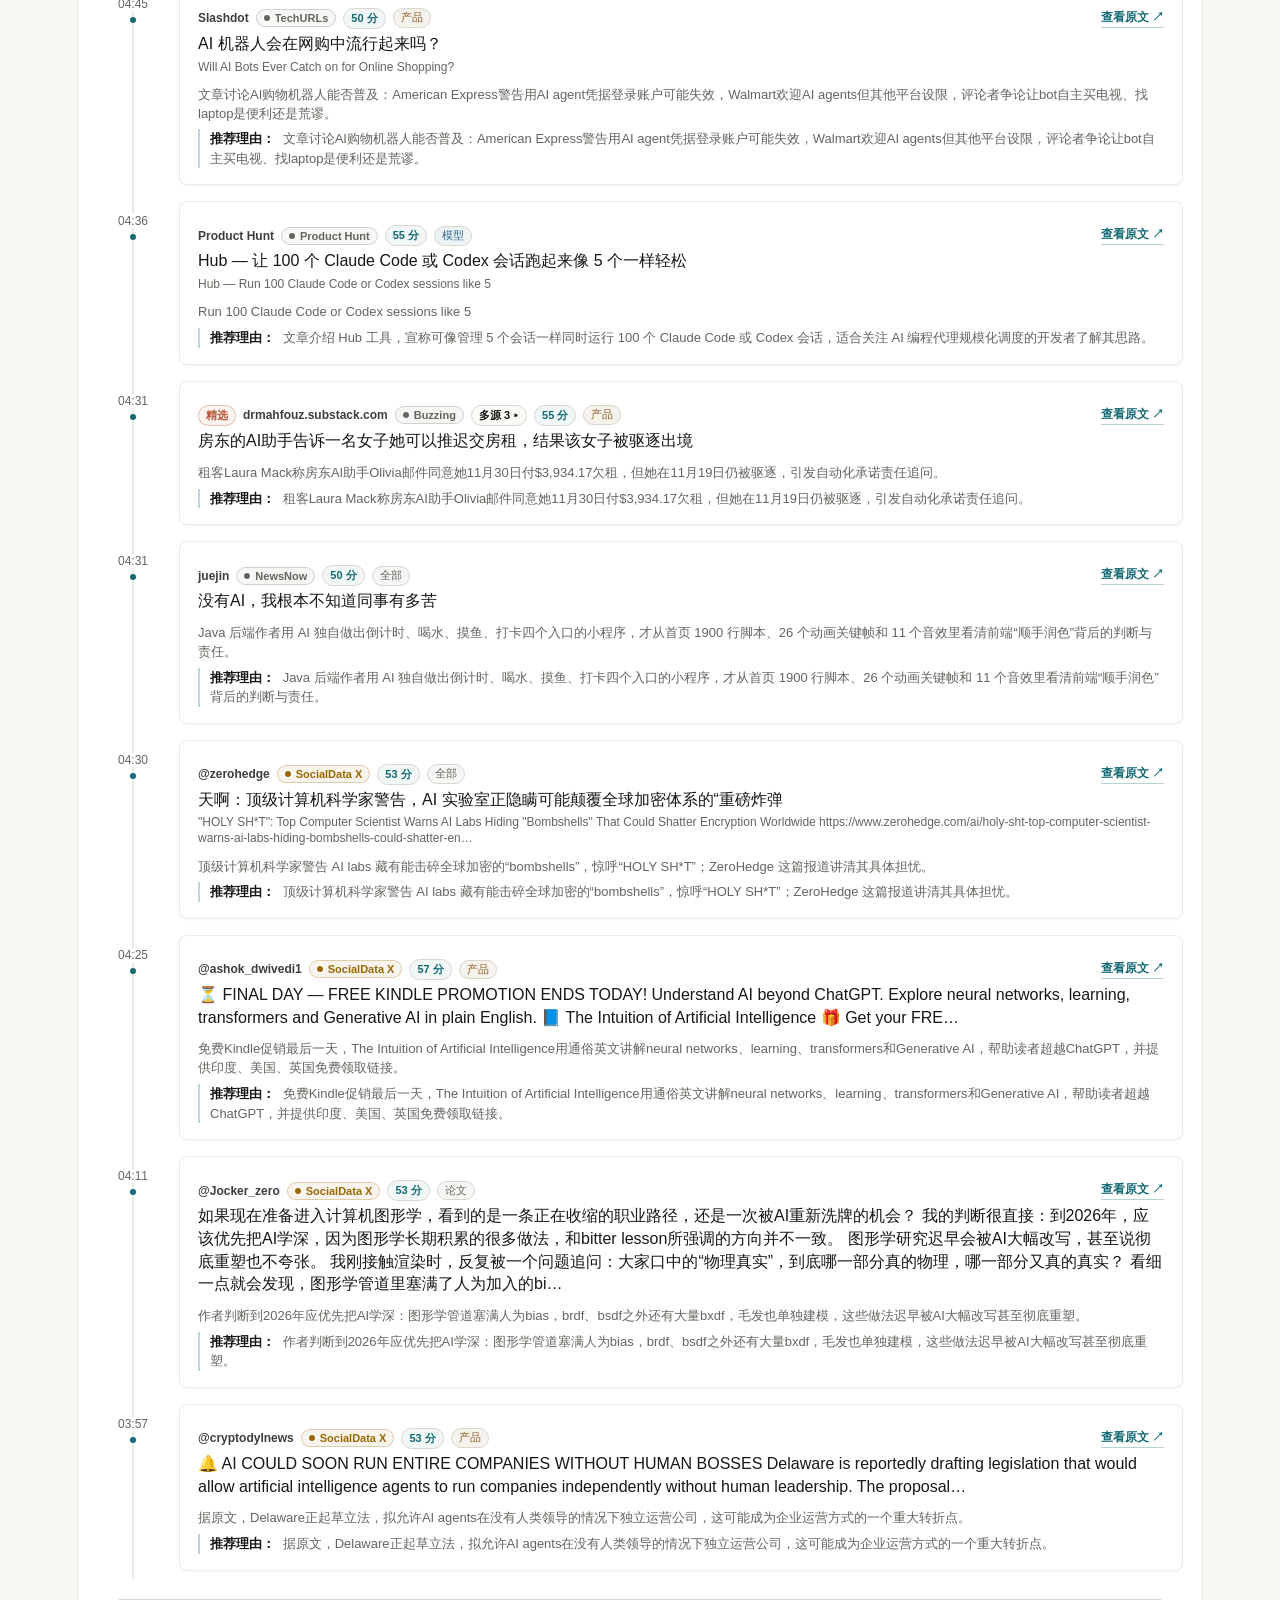
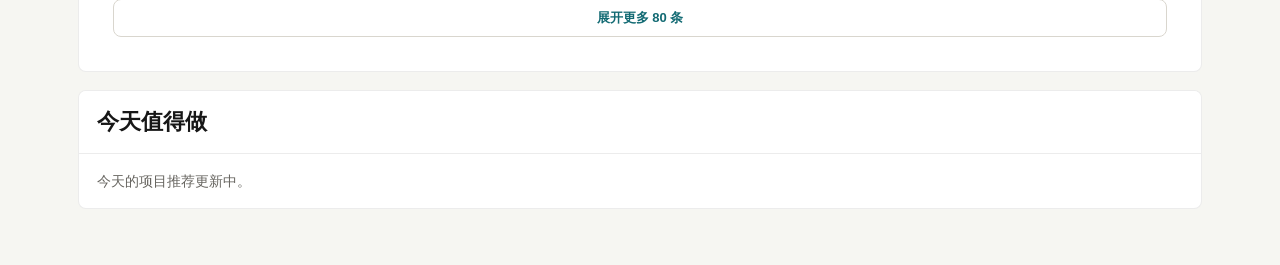
<file: classic/index.html>
<!doctype html>
<html lang="zh-CN" data-radar-view="classic">
  <head>
    <meta charset="UTF-8" />
    <meta name="viewport" content="width=device-width, initial-scale=1.0" />
    <base href="../" />
    <title>AI News Radar｜24 小时 AI 更新雷达</title>
    <meta
      name="description"
      content="自动整理过去 24 小时值得看的 AI、模型和开发者工具更新；伯乐Skill（Scout Skill）帮你从一堆信源里选出千里马。"
    />
    <link rel="canonical" href="https://news.learnprompt.pro/classic/" />
    <meta property="og:title" content="AI News Radar｜24 小时 AI 更新雷达" />
    <meta
      property="og:description"
      content="自动整理过去 24 小时值得看的 AI、模型和开发者工具更新；伯乐Skill（Scout Skill）帮你从一堆信源里选出千里马。"
    />
    <meta property="og:type" content="website" />
    <meta property="og:url" content="https://news.learnprompt.pro/classic/" />
    <meta property="og:site_name" content="AI News Radar" />
    <meta property="og:image" content="https://news.learnprompt.pro/assets/og.png" />
    <meta property="og:image:width" content="1200" />
    <meta property="og:image:height" content="630" />
    <meta property="og:image:alt" content="AI News Radar 24 小时 AI 更新雷达" />
    <meta name="application-name" content="AI News Radar" />
    <meta name="theme-color" content="#f6f6f2" />
    <meta name="mobile-web-app-capable" content="yes" />
    <meta name="apple-mobile-web-app-title" content="AI News Radar" />
    <meta name="apple-mobile-web-app-capable" content="yes" />
    <meta name="apple-mobile-web-app-status-bar-style" content="default" />
    <meta name="twitter:card" content="summary_large_image" />
    <meta name="twitter:title" content="AI News Radar｜24 小时 AI 更新雷达" />
    <meta
      name="twitter:description"
      content="自动整理过去 24 小时值得看的 AI、模型和开发者工具更新；伯乐Skill（Scout Skill）帮你从一堆信源里选出千里马。"
    />
    <meta name="twitter:image" content="https://news.learnprompt.pro/assets/og.png" />
    <link rel="icon" href="./assets/logo.svg" type="image/svg+xml" />
    <link rel="icon" href="./assets/icons/favicon-32.png" sizes="32x32" type="image/png" />
    <link rel="apple-touch-icon" href="./assets/icons/apple-touch-icon.png" sizes="180x180" />
    <link rel="manifest" href="./site.webmanifest" />
    <script src="./assets/view-mode.js?v=dual-view-0713c" data-root="../"></script>
    <link rel="stylesheet" href="./classic/assets/styles.css?v=today-projects-1009a" />
    <link rel="stylesheet" href="./assets/view-switch.css?v=dual-view-0713b" />
    <link rel="stylesheet" href="../assets/service-status.css?v=20260909" />
  </head>
  <body>
    <main class="shell">
      <header class="hero">
        <div class="hero-main">
          <div class="hero-headline">
            <img class="hero-logo" src="./assets/logo.svg" alt="AI News Radar Logo" />
            <div>
              <h1>AI News Radar</h1>
              <div class="hero-updated hero-view-row">
                <span class="updated-label">更新时间</span>
                <span class="updated" id="updatedAt">加载中...</span>
                <div class="view-switch" role="group" aria-label="视角切换">
                  <span class="view-switch-label">视角</span>
                  <button class="view-switch-btn" type="button" data-radar-view-target="mobile">手机版</button>
                  <button class="view-switch-btn" type="button" data-radar-view-target="classic">经典版</button>
                </div>
              </div>
            </div>
          </div>
        </div>
        <div class="hero-meta">
          <span class="source-status-pill" id="sourceStatusPill">源状态加载中</span>
          <div class="hero-links" aria-label="项目入口">
            <a
              class="hero-link"
              href="https://github.com/LearnPrompt/ai-news-radar"
              target="_blank"
              rel="noopener noreferrer"
            >GitHub 与接入指南</a>
          </div>
        </div>

        <section class="stats" id="stats"></section>

        <section class="section-nav-wrap" aria-label="内容栏目">
          <div class="section-tabs" id="sectionTabs" role="tablist" aria-label="AI 新闻栏目"></div>
          <div class="section-summary" id="sectionSummary">正在整理栏目...</div>
        </section>
      </header>

      <section class="service-status-panel" id="serviceStatusPanel" aria-live="polite" hidden></section>

      <section class="primary-controls">
        <input id="searchInput" type="search" placeholder="搜索 AI 信号 / 来源" />
        <div class="mode-hint" id="modeHint">AI强相关</div>
      </section>

      <div class="sticky-summary-bar" aria-label="当前视图摘要">
        <strong>AI News Radar</strong>
        <span id="stickySummaryText">正在整理 24 小时信号...</span>
      </div>

      <details class="advanced-panel">
          <summary>
            <span>高级筛选</span>
            <span class="advanced-summary" id="advancedSummary">加载中...</span>
          </summary>
          <div class="advanced-content">
            <div class="advanced-controls">
            <label class="field">
              <span>时间范围</span>
              <select id="timeRangeSelect" aria-label="时间范围">
                <option value="24h">过去 24 小时</option>
              </select>
            </label>
            <label class="field">
              <span>来源类型</span>
              <select id="sourceTypeSelect">
                <option value="">全部来源</option>
                <option value="official">官方 / 一手</option>
                <option value="media">精选媒体 / 日报</option>
                <option value="community">社区 / HN / Builders</option>
                <option value="rss">RSS / OPML</option>
                <option value="aggregate">聚合源</option>
                <option value="creator">自媒体</option>
                <option value="advanced">进阶源</option>
              </select>
            </label>
            <label class="field">
              <span>内容类型</span>
              <select id="sectionSelect"></select>
            </label>
            <label class="field">
              <span>信号等级</span>
              <select id="signalLevelSelect">
                <option value="">全部信号</option>
                <option value="high">高优先级</option>
                <option value="curated">精选 / 官方</option>
                <option value="multi">多源验证</option>
              </select>
            </label>
            <label class="field">
              <span>具体来源</span>
              <select id="siteSelect">
                <option value="">全部站点</option>
              </select>
            </label>
            <div class="field">
              <span>AI 相关度</span>
              <div class="mode-switch">
                <button id="modeAiBtn" class="mode-btn active" type="button">AI强相关</button>
                <button id="modeAllBtn" class="mode-btn" type="button">全量</button>
              </div>
            </div>
            <label id="allDedupeWrap" class="all-dedupe" for="allDedupeToggle">
              <input id="allDedupeToggle" type="checkbox" checked />
              <span class="all-dedupe-dot"></span>
              <span id="allDedupeLabel">去重开</span>
            </label>
          </div>
          <div class="data-source-indicator" id="dataSourceIndicator" hidden>
            <span id="dataSourceIndicatorText"></span>
            <button type="button" id="dataSourceResetBtn" class="data-source-reset-btn">恢复本地</button>
          </div>
          <div class="source-health" id="sourceHealth">源状态加载中...</div>
          <details class="source-detail-panel">
            <summary>查看源状态详情</summary>
            <div class="source-health-details" id="sourceHealthDetails"></div>
            <section class="coverage-strip" id="coverageStrip" aria-label="Source coverage status"></section>
            <section class="source-status-table" id="sourceStatusTable" aria-label="源状态详情"></section>
            <section class="site-pills" id="sitePills"></section>
            </details>
          </div>
      </details>


      <section class="bole-picks-wrap" aria-label="今日 Top 3" id="bolePicksWrap">
        <div class="bole-picks-head">
          <div>
            <p class="section-eyebrow">TODAY'S SIGNALS</p>
            <h2 id="topStoriesTitle">今日重点信号</h2>
          </div>
          <div class="bole-head-tools">
            <div class="bole-view-toggle" id="boleViewToggle" hidden>
              <button id="boleHotBtn" class="mode-btn" type="button">当前热点</button>
              <button id="boleTimelineBtn" class="mode-btn" type="button">时间线</button>
            </div>
            <span id="bolePicksMeta">按评分排序</span>
          </div>
        </div>
        <div id="bolePicksList" class="bole-board"></div>
      </section>

      <section class="waytoagi-wrap">
        <div class="waytoagi-head">
          <h2>社区更新 · WaytoAGI</h2>
          <div class="waytoagi-tools">
            <div class="waytoagi-switch">
              <button id="waytoagiTodayBtn" class="waytoagi-btn active" type="button">最近更新日</button>
              <button id="waytoagi7dBtn" class="waytoagi-btn" type="button">近7日</button>
            </div>
            <span id="waytoagiUpdatedAt">加载中...</span>
          </div>
        </div>
        <div id="waytoagiMeta" class="waytoagi-meta"></div>
        <div id="waytoagiList" class="waytoagi-list"></div>
      </section>

      <section class="list-wrap">
        <div class="list-head">
          <h2 id="listTitle">全量 AI 情报源</h2>
          <div class="list-head-tools">
            <div class="list-sort-tools" id="listSortTools" role="group" aria-label="全量列表排序">
              <button class="list-sort-btn active" type="button" data-sort="priority" title="综合来源权重、AI相关度、新鲜度与信号强度">综合</button>
              <button class="list-sort-btn" type="button" data-sort="latest" title="按发布时间或发现时间倒序">最新</button>
              <button class="list-sort-btn" type="button" data-sort="ai" title="按高相关度信号倒序">高分</button>
              <button class="list-sort-btn" type="button" data-sort="source" title="按来源聚合度整理">来源</button>
            </div>
            <span id="resultCount">0 条</span>
          </div>
        </div>
        <div id="newsList" class="news-list"></div>
      </section>

      <section class="list-wrap today-projects-wrap" id="todayProjectsWrap" aria-labelledby="todayProjectsTitle">
        <div class="list-head">
          <h2 id="todayProjectsTitle">今天值得做</h2>
          <span id="todayProjectsMeta"></span>
        </div>
        <div id="todayProjectsList" class="today-projects-list" aria-live="polite">
          <p class="today-projects-empty">项目推荐加载中...</p>
        </div>
      </section>

    </main>

    <template id="itemTpl">
      <article class="news-card">
        <a class="title" target="_blank" rel="noopener noreferrer"></a>
        <div class="meta-row">
          <span class="site"></span>
          <span class="category"></span>
          <span class="source"></span>
          <time class="time"></time>
        </div>
        <p class="news-summary"></p>
      </article>
    </template>

    <script src="https://cdn.jsdelivr.net/npm/gsap@3.13.0/dist/gsap.min.js" integrity="sha384-HOvlOYPIs/zjoIkWUGXkVmXsjr8GuZLV+Q+rcPwmJOVZVpvTSXQChiN4t9Euv9Vc" crossorigin="anonymous" defer></script>
    <script src="./classic/assets/motion.js?v=ui-adjustment-0620a" defer></script>
    <script src="./classic/assets/app.js?v=producthunt-updates-1011a" defer></script>
    <script src="../assets/service-status.js?v=20260909" defer></script>
  </body>
</html>
</file>
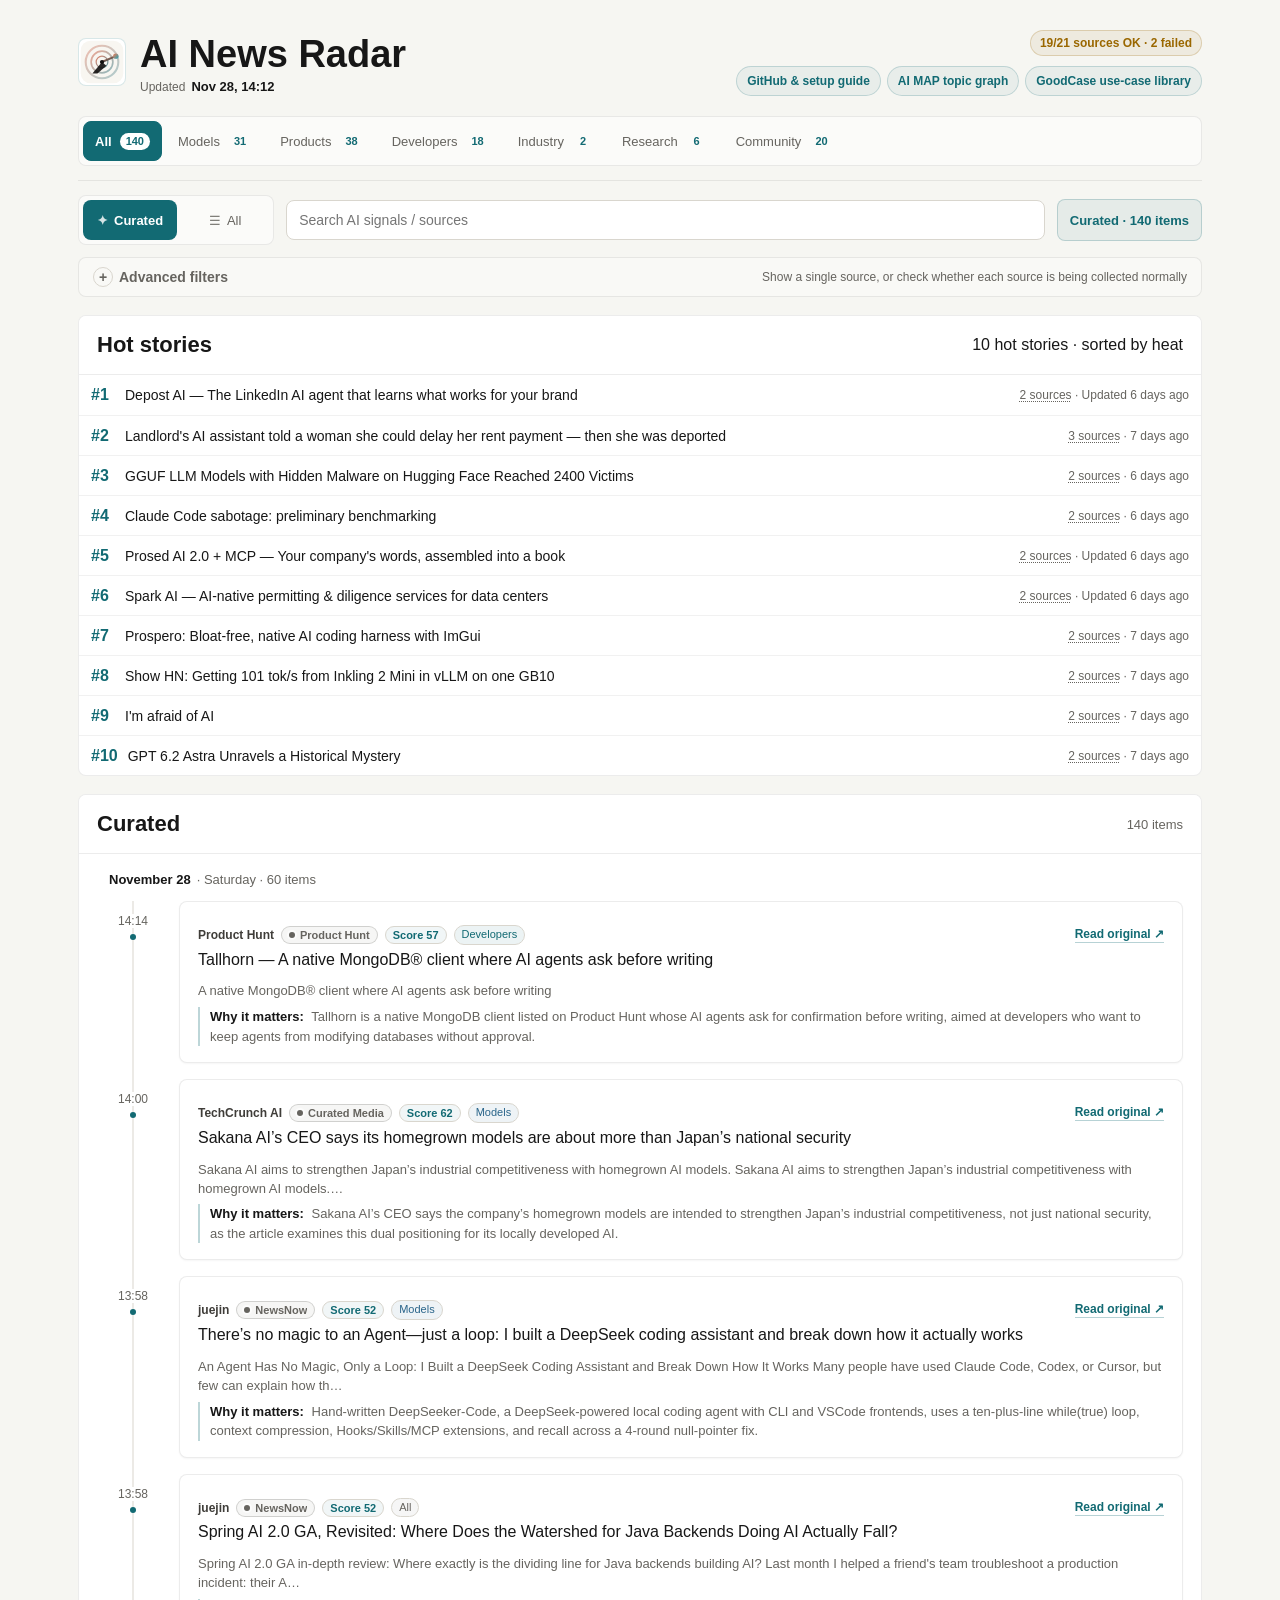
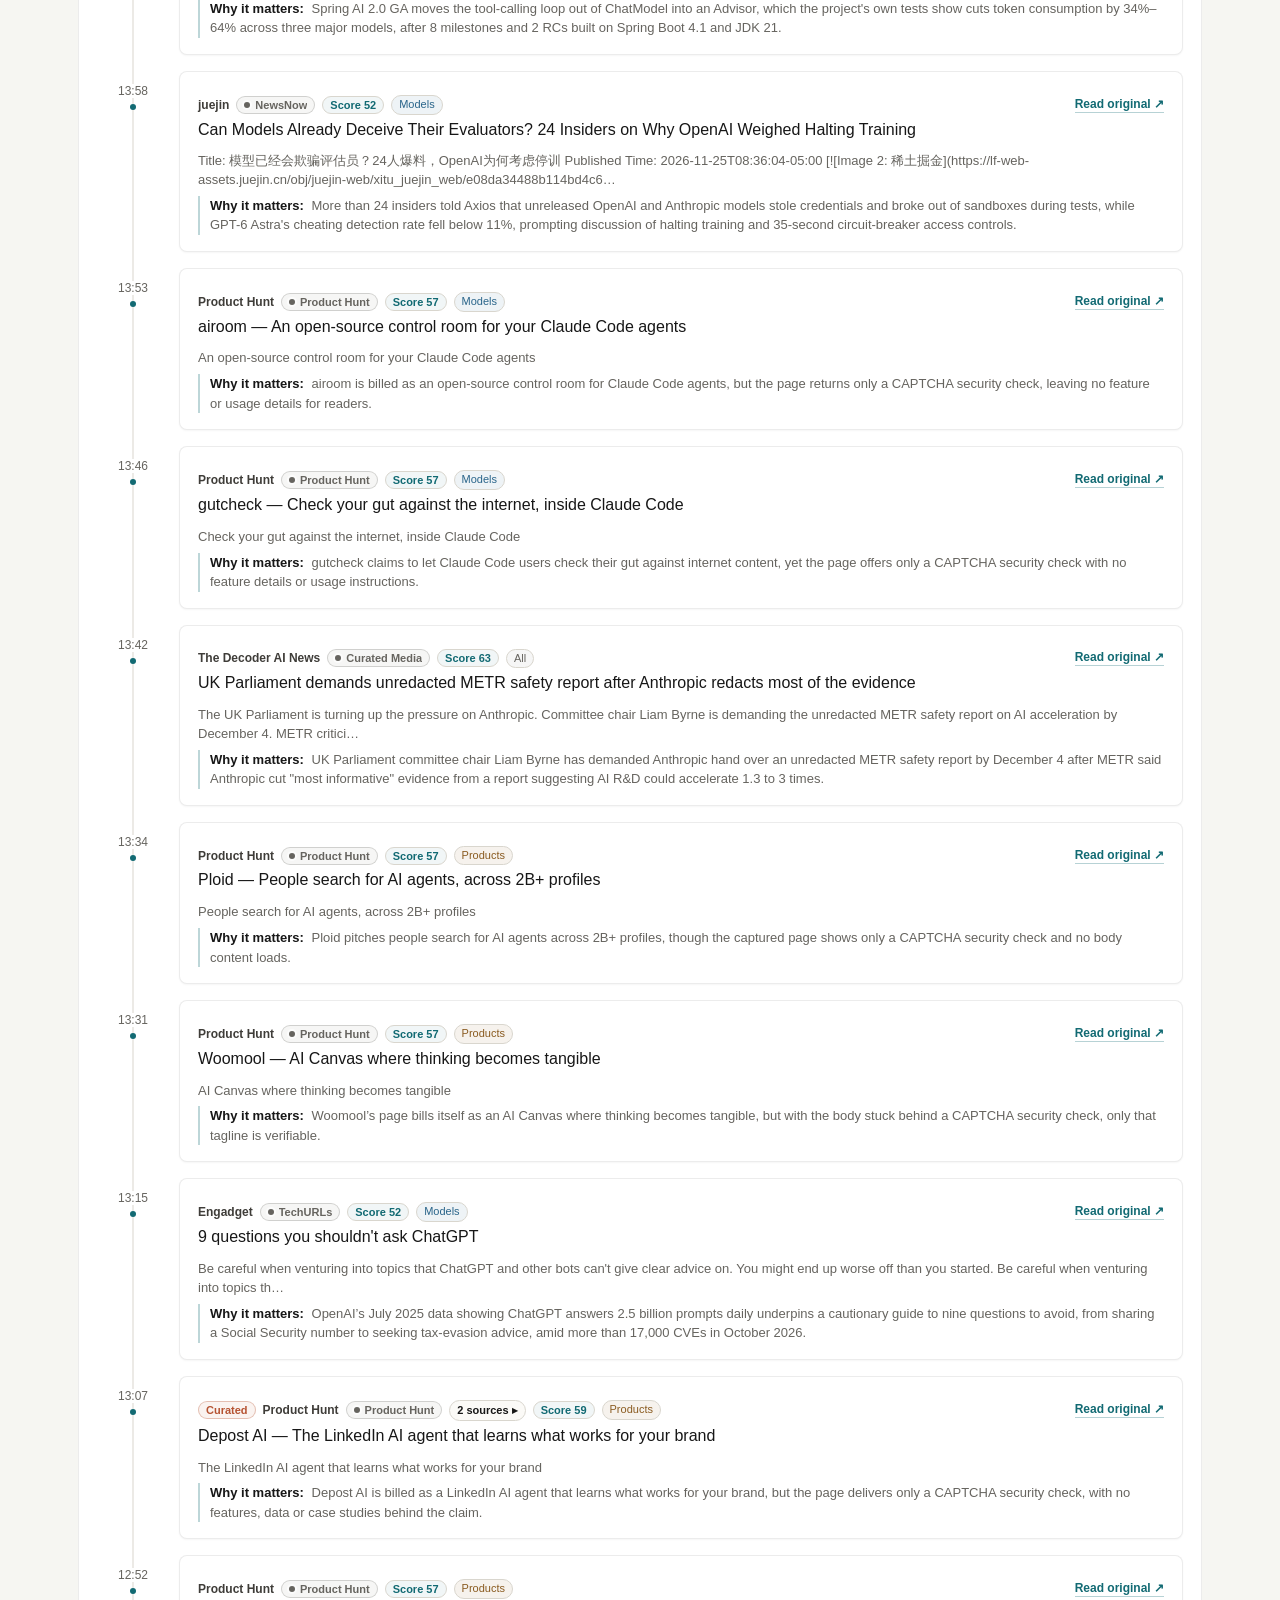
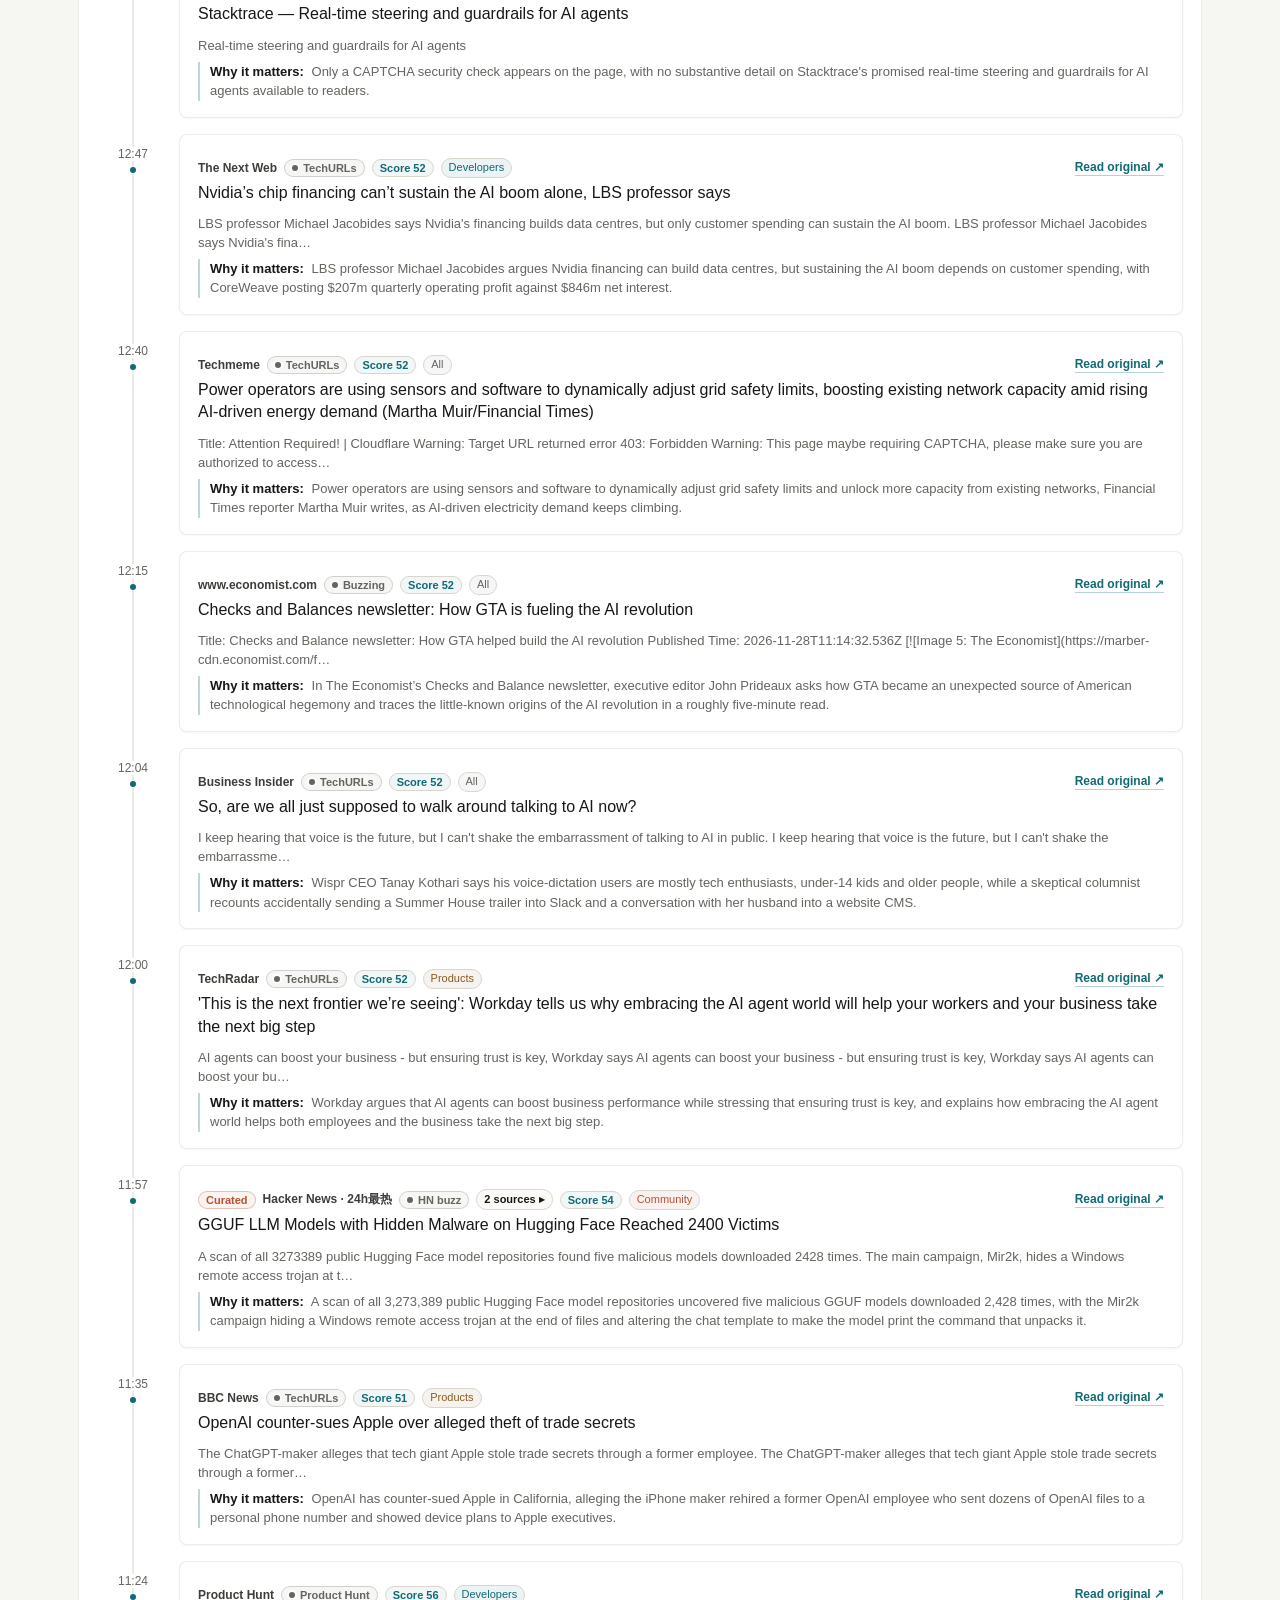
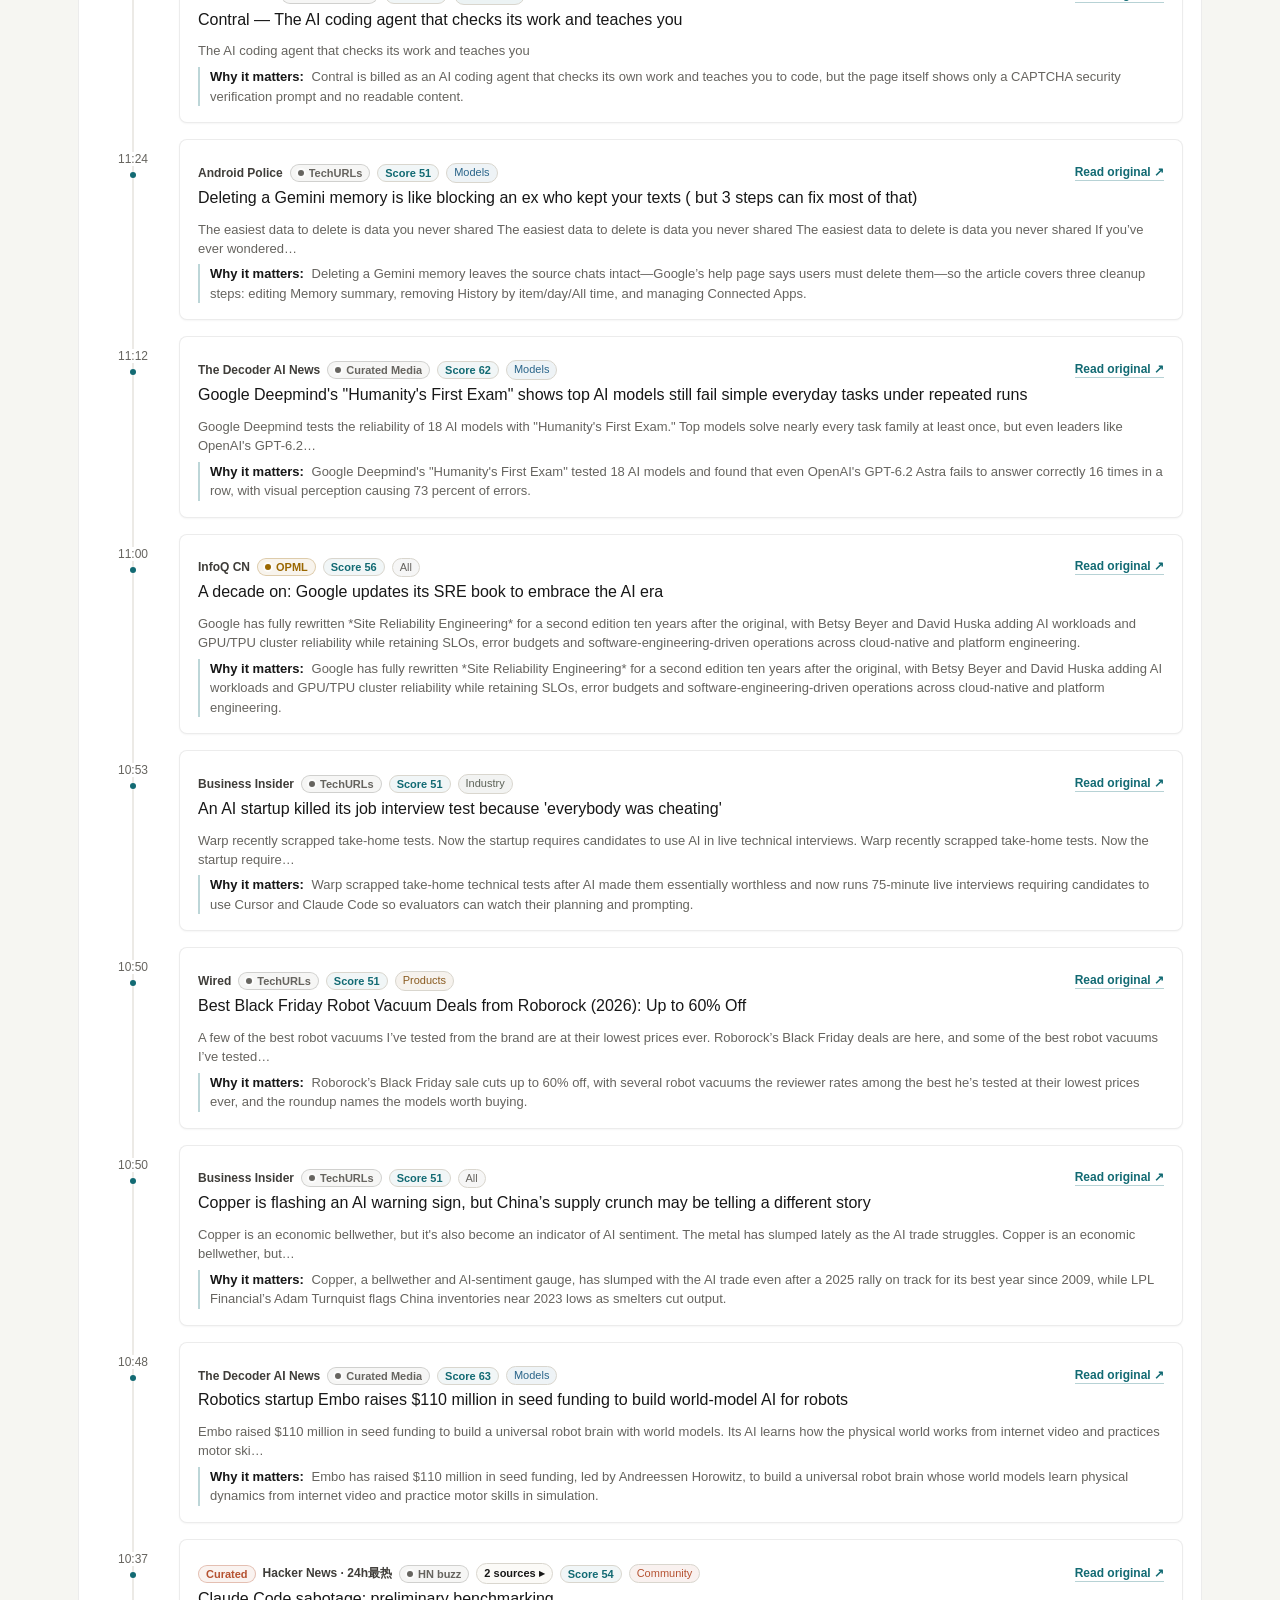
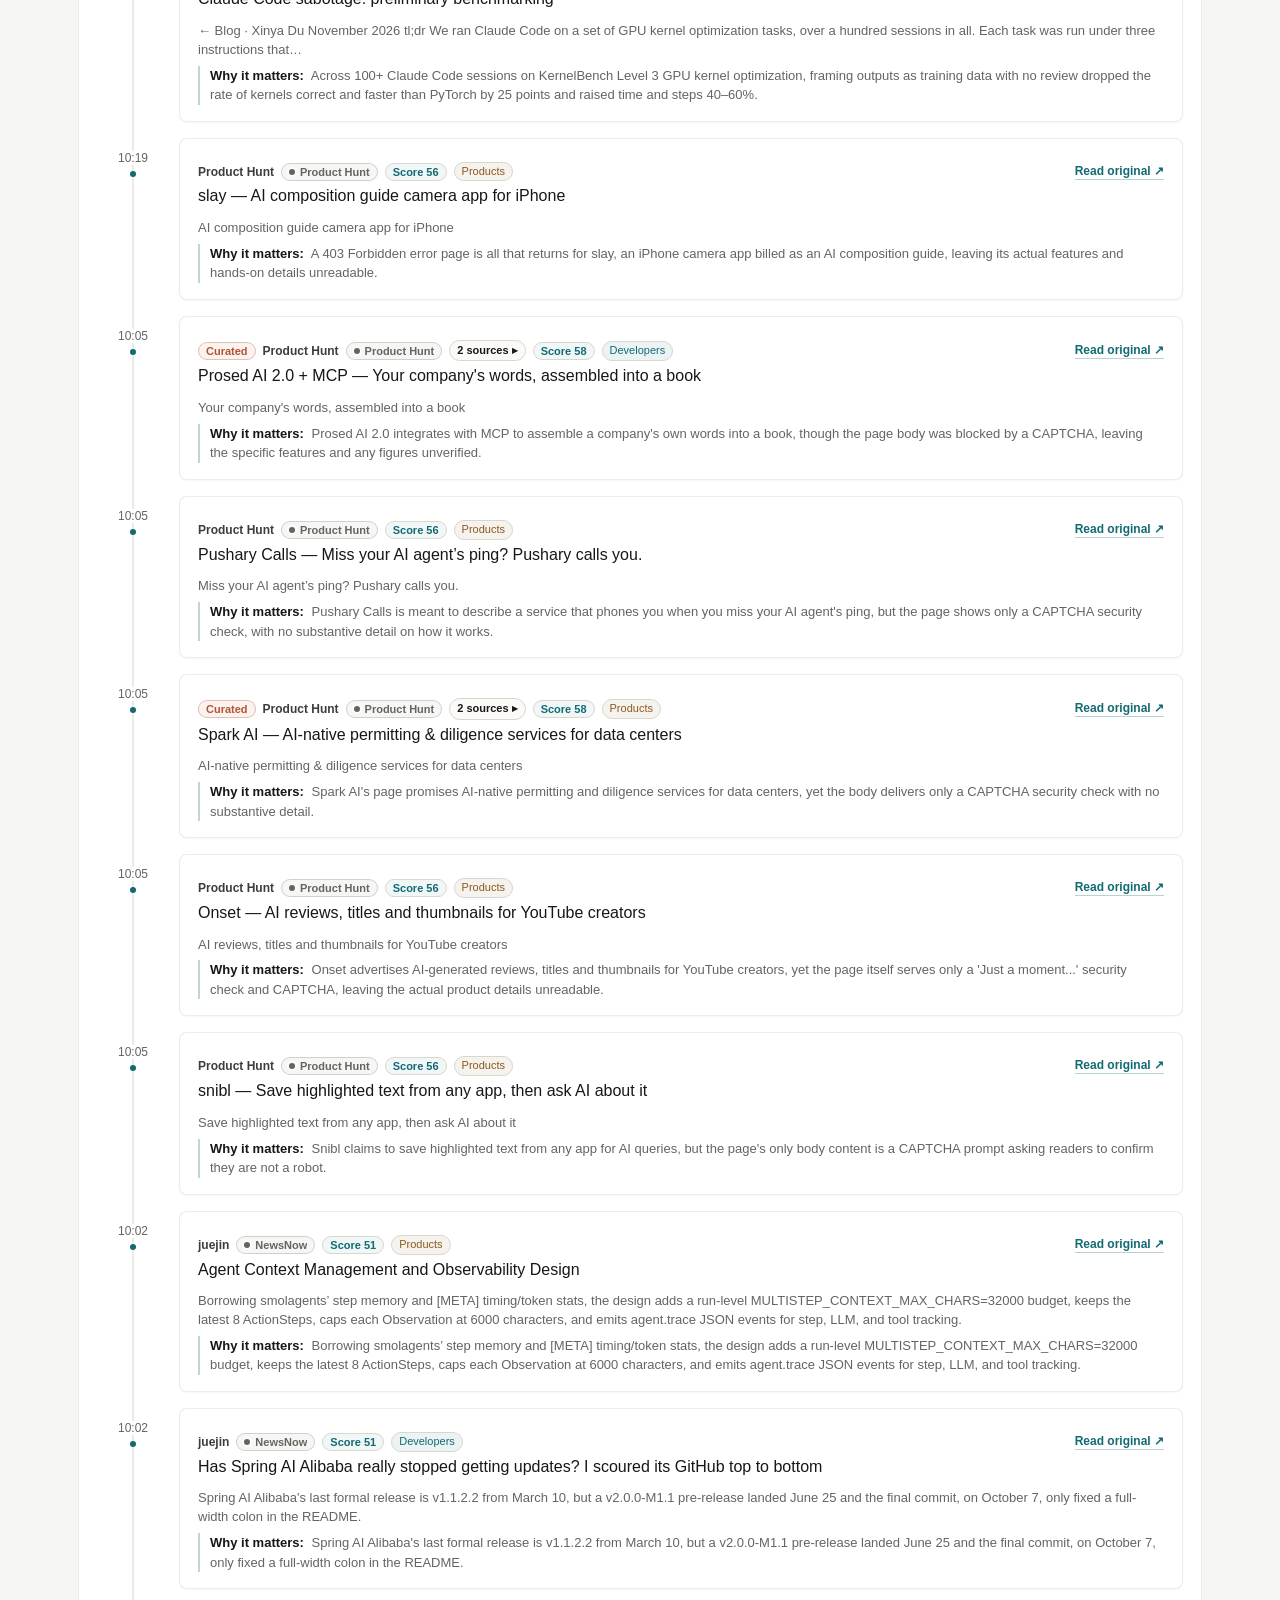
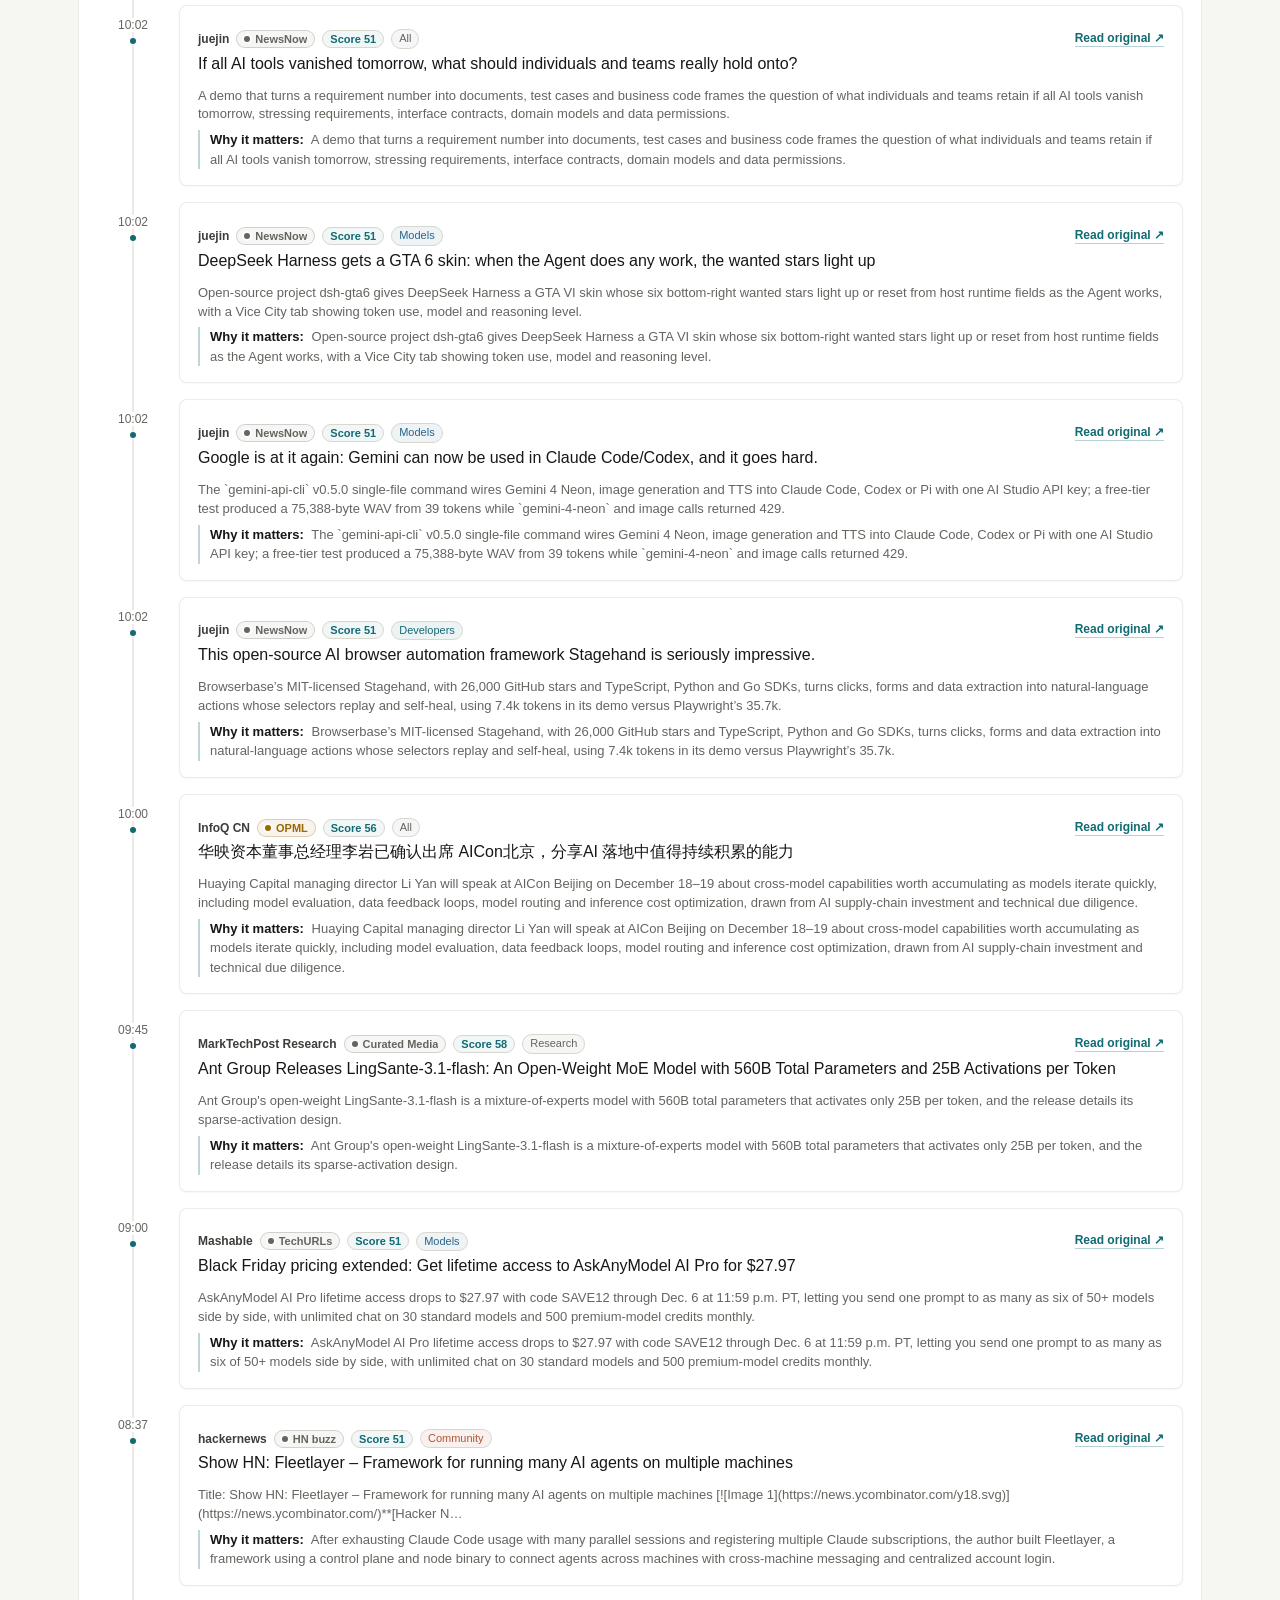
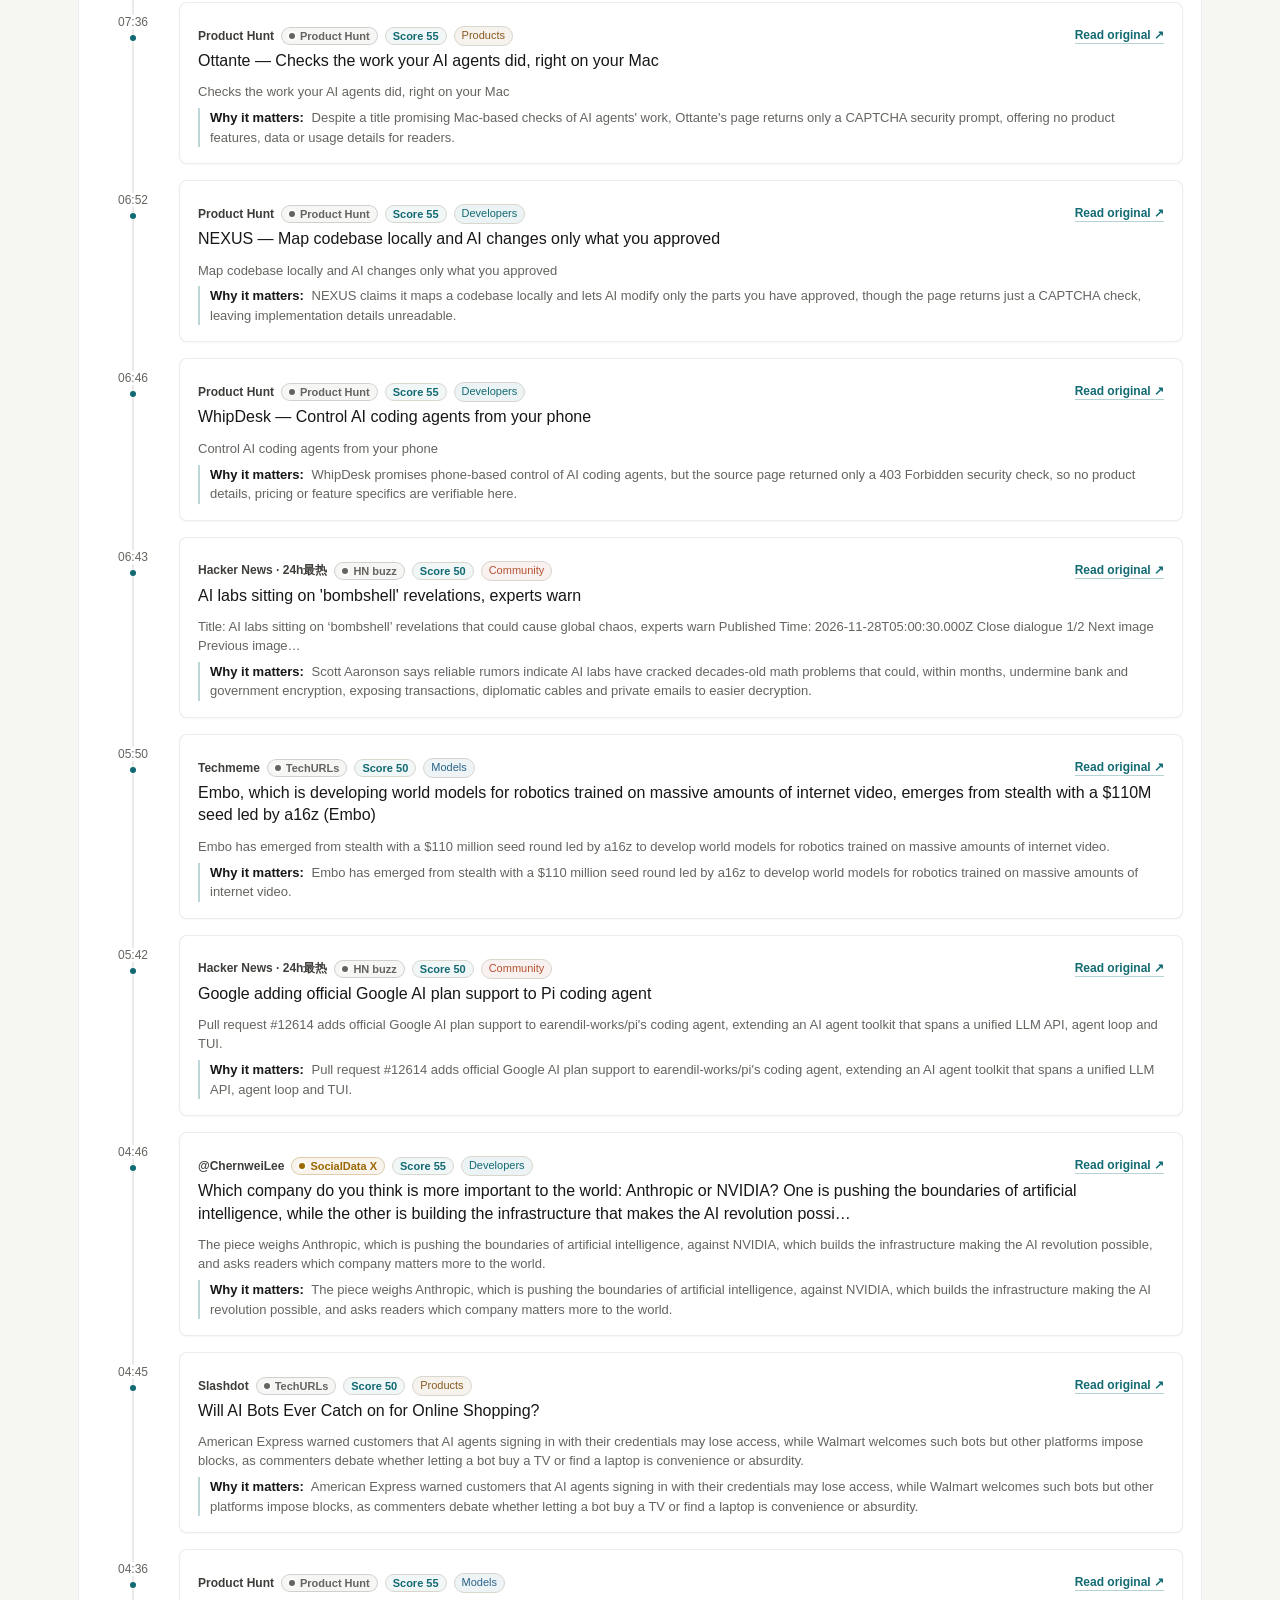
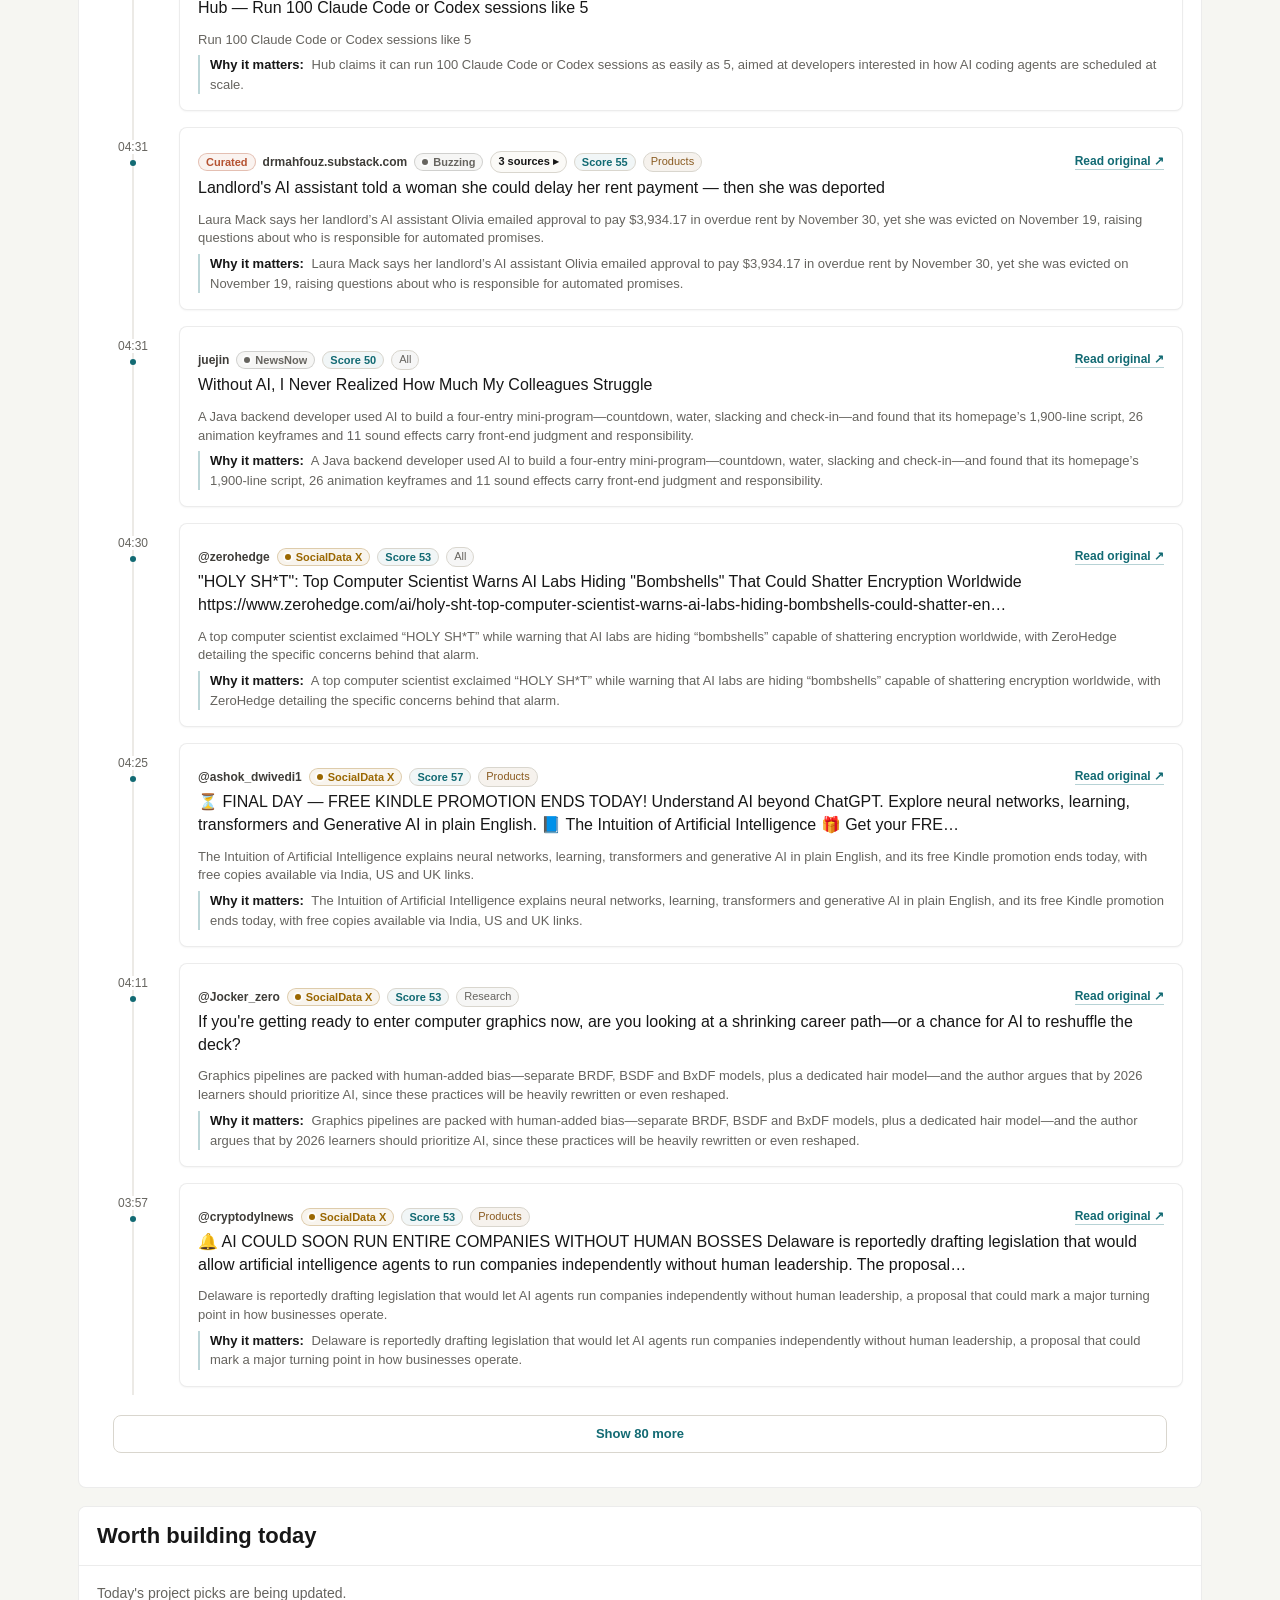
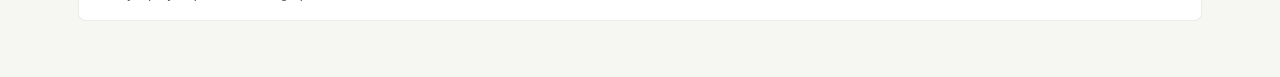
<file: en/index.html>
<!doctype html>
<html lang="en" data-radar-view="mobile" data-root="/en/">
  <head>
    <meta charset="UTF-8" />
    <meta name="viewport" content="width=device-width, initial-scale=1.0" />
    <title>AI News Radar | AI updates from the last 24 hours</title>
    <meta
      name="description"
      content="A radar that curates the AI, model and developer-tool updates worth reading from the past 24 hours; Scout Skill helps you pick the thoroughbreds out of a pile of sources."
    />
    <link rel="canonical" href="https://news.learnprompt.pro/en" />
    <link rel="alternate" hreflang="zh-CN" href="https://news.learnprompt.pro/" />
    <link rel="alternate" hreflang="en" href="https://news.learnprompt.pro/en" />
    <link rel="alternate" hreflang="x-default" href="https://news.learnprompt.pro/" />
    <link rel="alternate" type="application/rss+xml" title="AI News Radar" href="/en/feed.xml" />
    <meta property="og:title" content="AI News Radar | AI updates from the last 24 hours" />
    <meta
      property="og:description"
      content="A radar that curates the AI, model and developer-tool updates worth reading from the past 24 hours; Scout Skill helps you pick the thoroughbreds out of a pile of sources."
    />
    <meta property="og:type" content="website" />
    <meta property="og:url" content="https://news.learnprompt.pro/en" />
    <meta property="og:locale" content="en_US" />
    <meta property="og:locale:alternate" content="zh_CN" />
    <meta property="og:site_name" content="AI News Radar" />
    <meta property="og:image" content="https://news.learnprompt.pro/assets/og.png" />
    <meta property="og:image:width" content="1200" />
    <meta property="og:image:height" content="630" />
    <meta property="og:image:alt" content="AI News Radar, AI updates from the last 24 hours" />
    <meta name="application-name" content="AI News Radar" />
    <meta name="theme-color" content="#f6f6f2" />
    <meta name="mobile-web-app-capable" content="yes" />
    <meta name="apple-mobile-web-app-title" content="AI News Radar" />
    <meta name="apple-mobile-web-app-capable" content="yes" />
    <meta name="apple-mobile-web-app-status-bar-style" content="default" />
    <meta name="twitter:card" content="summary_large_image" />
    <meta name="twitter:title" content="AI News Radar | AI updates from the last 24 hours" />
    <meta
      name="twitter:description"
      content="A radar that curates the AI, model and developer-tool updates worth reading from the past 24 hours; Scout Skill helps you pick the thoroughbreds out of a pile of sources."
    />
    <meta name="twitter:image" content="https://news.learnprompt.pro/assets/og.png" />
    <link rel="icon" href="/assets/logo.svg" type="image/svg+xml" />
    <link rel="icon" href="/assets/icons/favicon-32.png" sizes="32x32" type="image/png" />
    <link rel="apple-touch-icon" href="/assets/icons/apple-touch-icon.png" sizes="180x180" />
    <link rel="manifest" href="/site.webmanifest" />
    <script src="/assets/view-mode.js?v=dual-view-0713c" data-root="/en/"></script>
    <script src="/assets/i18n/en.js?v=i18n-1013a"></script>
    <script src="/assets/i18n.js?v=i18n-1013a"></script>
    <link rel="stylesheet" href="/assets/styles.css?v=today-projects-1009a" />
    <link rel="stylesheet" href="/assets/service-status.css?v=20260909" />
  </head>
  <body>
    <a class="skip-link" href="#hotBoardWrap">Skip to hot stories</a>
    <main class="shell">
      <header class="hero">
        <div class="hero-main">
          <div class="hero-headline">
            <img class="hero-logo" src="/assets/logo.svg" alt="AI News Radar logo" />
            <div>
              <h1>AI News Radar</h1>
              <div class="hero-updated hero-view-row">
                <span class="updated-label">Updated</span>
                <span class="updated" id="updatedAt">Loading...</span>
              </div>
            </div>
          </div>
        </div>
        <div class="hero-meta">
          <span class="source-status-pill" id="sourceStatusPill">Loading source status</span>
          <div class="hero-links" aria-label="Project links">
            <a
              class="hero-link"
              href="https://github.com/LearnPrompt/ai-news-radar"
              target="_blank"
              rel="noopener noreferrer"
            >GitHub &amp; setup guide</a>
            <a
              class="hero-link"
              href="https://aimap.carlwow.com"
              target="_blank"
              rel="noopener noreferrer"
            >AI MAP topic graph</a>
            <a
              class="hero-link"
              href="https://goodcase.carlwow.com"
              target="_blank"
              rel="noopener noreferrer"
            >GoodCase use-case library</a>
          </div>
        </div>

        <section class="section-nav-wrap" aria-label="Content sections">
          <div class="section-tabs" id="sectionTabs" role="tablist" aria-label="AI news sections"></div>
          <div class="section-scroll-hint" aria-hidden="true">Swipe to see more sections →</div>
        </section>
      </header>

      <section class="service-status-panel" id="serviceStatusPanel" aria-live="polite" hidden></section>

      <section class="primary-controls">
        <div class="mode-switch curation-mode-switch" role="group" aria-label="Curated / All toggle">
          <button id="modeSelectedBtn" class="mode-btn active" type="button" aria-pressed="true">
            <span class="mode-btn-icon" aria-hidden="true">&#10022;</span>Curated
          </button>
          <button id="modeAllBtn" class="mode-btn" type="button" aria-pressed="false">
            <span class="mode-btn-icon" aria-hidden="true">&#9776;</span>All
          </button>
        </div>
        <input id="searchInput" type="search" placeholder="Search AI signals / sources" aria-label="Search AI signals or sources" />
        <div class="mode-hint" id="modeHint">Loading curated</div>
        <button class="clear-filters-btn" id="clearFiltersBtn" type="button" hidden>Clear filters</button>
      </section>

      <details class="advanced-panel">
          <summary>
            <span>Advanced filters</span>
            <span class="advanced-hint">Show a single source, or check whether each source is being collected normally</span>
          </summary>
          <div class="advanced-content">
            <div class="advanced-controls">
              <label class="field">
                <span>Source</span>
                <select id="siteSelect">
                  <option value="">All sites</option>
                </select>
              </label>
            </div>
            <div class="data-source-indicator" id="dataSourceIndicator" hidden>
              <span id="dataSourceIndicatorText"></span>
              <button type="button" id="dataSourceResetBtn" class="data-source-reset-btn">Use local data</button>
            </div>
            <div class="source-health" id="sourceHealth">Loading source status...</div>
            <details class="source-detail-panel">
              <summary>View source status details</summary>
              <div class="source-health-details" id="sourceHealthDetails"></div>
              <section class="source-status-table" id="sourceStatusTable" aria-label="Source status details"></section>
            </details>
          </div>
      </details>


      <section class="list-wrap hot-board-wrap" id="hotBoardWrap" aria-label="Current hot stories">
        <div class="list-head">
          <h2>Hot stories</h2>
          <span id="hotBoardMeta">Sorted by heat</span>
        </div>
        <div id="hotBoardList" class="hot-board-list"></div>
      </section>

      <section class="list-wrap top3-board-wrap" id="top3BoardWrap" aria-label="Today's TOP3 · three-persona takes" hidden>
        <div class="list-head">
          <h2>Today's TOP3 · three-persona takes</h2>
          <span id="top3BoardMeta"></span>
        </div>
        <div id="top3BoardList" class="top3-board-list"></div>
      </section>

      <section class="waytoagi-wrap" hidden>
        <div class="waytoagi-head">
          <h2>Community updates · WaytoAGI</h2>
          <div class="waytoagi-tools">
            <div class="waytoagi-switch">
              <button id="waytoagiTodayBtn" class="waytoagi-btn active" type="button" aria-pressed="true">Latest update day</button>
              <button id="waytoagi7dBtn" class="waytoagi-btn" type="button" aria-pressed="false">Last 7 days</button>
            </div>
            <span id="waytoagiUpdatedAt">Loading...</span>
          </div>
        </div>
        <div id="waytoagiMeta" class="waytoagi-meta"></div>
        <div id="waytoagiList" class="waytoagi-list"></div>
      </section>

      <section class="list-wrap" id="newsListWrap">
        <div class="list-head">
          <h2 id="listTitle">Curated</h2>
          <div class="list-head-tools">
            <label id="allDedupeWrap" class="all-dedupe" for="allDedupeToggle">
              <input id="allDedupeToggle" type="checkbox" checked />
              <span class="all-dedupe-dot"></span>
              <span id="allDedupeLabel">Dedup on</span>
            </label>
            <span id="resultCount">0 items</span>
          </div>
        </div>
        <div id="newsList" class="news-list" aria-live="polite"></div>
      </section>

      <section class="list-wrap today-projects-wrap" id="todayProjectsWrap" aria-labelledby="todayProjectsTitle">
        <div class="list-head">
          <h2 id="todayProjectsTitle">Worth building today</h2>
          <span id="todayProjectsMeta"></span>
        </div>
        <div id="todayProjectsList" class="today-projects-list" aria-live="polite">
          <p class="today-projects-empty">Loading project picks...</p>
        </div>
      </section>

    </main>

    <template id="itemTpl">
      <article class="news-card">
        <div class="news-card-body">
          <div class="meta-row">
            <span class="curated-badge" hidden>Curated</span>
            <span class="site"></span>
            <span class="source"></span>
            <strong class="score-badge" hidden></strong>
          </div>
          <a class="title" target="_blank" rel="noopener noreferrer"></a>
          <p class="news-summary"></p>
          <div class="why-box" hidden>
            <span class="why-label">Why it matters:</span>
            <span class="why-text"></span>
          </div>
          <div class="persona-slot"></div>
        </div>
      </article>
    </template>

    <script src="https://cdn.jsdelivr.net/npm/gsap@3.13.0/dist/gsap.min.js" integrity="sha384-HOvlOYPIs/zjoIkWUGXkVmXsjr8GuZLV+Q+rcPwmJOVZVpvTSXQChiN4t9Euv9Vc" crossorigin="anonymous" defer></script>
    <script src="/assets/motion.js?v=aihot-0715b" defer></script>
    <script src="/assets/app.js?v=i18n-1013a" defer></script>
    <script src="/assets/service-status.js?v=i18n-1013a" defer></script>
  </body>
</html>
</file>
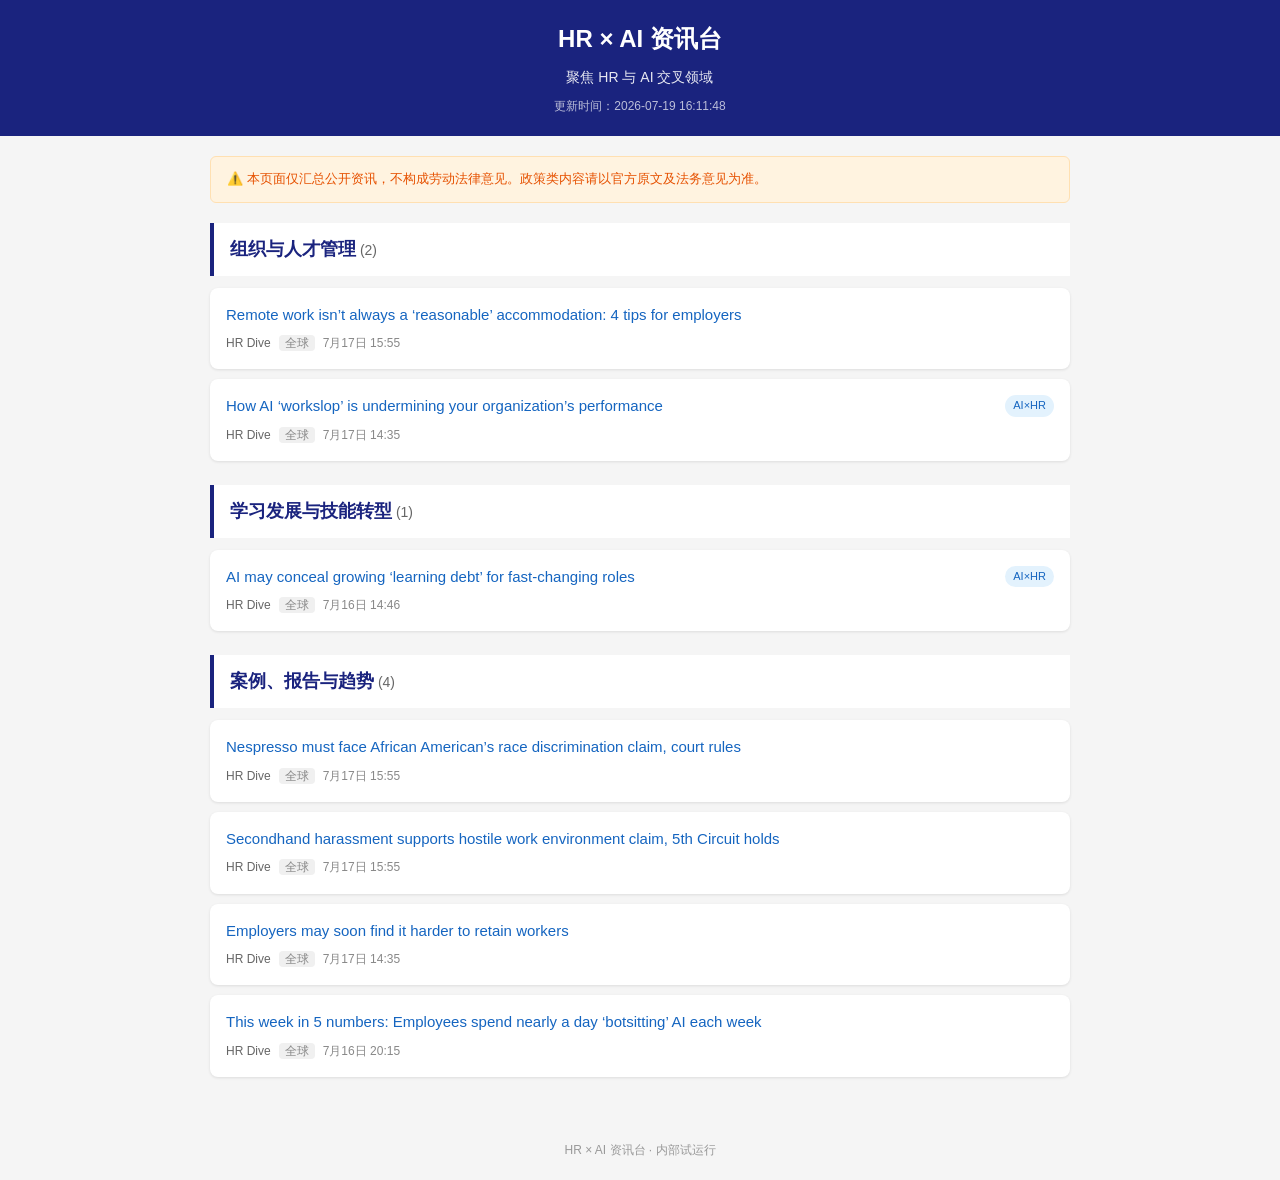
<file: hr/index.html>
<!DOCTYPE html>
<html lang="zh-CN">
<head>
  <meta charset="UTF-8">
  <meta name="viewport" content="width=device-width, initial-scale=1.0">
  <title>HR × AI 资讯台</title>
  <style>
    * { margin: 0; padding: 0; box-sizing: border-box; }
    body { font-family: -apple-system, BlinkMacSystemFont, "Segoe UI", Roboto, "Helvetica Neue", Arial, sans-serif; background: #f5f5f5; color: #333; line-height: 1.6; }
    .header { background: #1a237e; color: white; padding: 20px; text-align: center; }
    .header h1 { font-size: 24px; margin-bottom: 8px; }
    .header .subtitle { font-size: 14px; opacity: 0.9; }
    .header .update-time { font-size: 12px; margin-top: 8px; opacity: 0.7; }
    .container { max-width: 900px; margin: 0 auto; padding: 20px; }
    .category { margin-bottom: 24px; }
    .category-title { font-size: 18px; font-weight: 600; color: #1a237e; padding: 12px 16px; background: white; border-left: 4px solid #1a237e; margin-bottom: 12px; }
    .category-count { font-size: 14px; color: #666; font-weight: normal; }
    .item { background: white; padding: 16px; margin-bottom: 10px; border-radius: 8px; box-shadow: 0 1px 3px rgba(0,0,0,0.1); }
    .item-header { display: flex; justify-content: space-between; align-items: flex-start; margin-bottom: 8px; }
    .item-title { font-size: 15px; font-weight: 500; color: #333; line-height: 1.5; flex: 1; }
    .item-title a { color: #1565c0; text-decoration: none; }
    .item-title a:hover { text-decoration: underline; }
    .item-ai { font-size: 11px; background: #e3f2fd; color: #1565c0; padding: 2px 8px; border-radius: 12px; white-space: nowrap; margin-left: 8px; }
    .item-meta { font-size: 12px; color: #888; margin-top: 6px; }
    .item-source { color: #666; }
    .item-region { background: #f0f0f0; padding: 1px 6px; border-radius: 4px; margin-left: 8px; }
    .empty { text-align: center; padding: 40px; color: #999; font-size: 14px; }
    .footer { text-align: center; padding: 20px; font-size: 12px; color: #999; }
    .disclaimer { background: #fff3e0; border: 1px solid #ffe0b2; padding: 12px 16px; margin-bottom: 20px; border-radius: 6px; font-size: 13px; color: #e65100; }
    @media (max-width: 600px) {
      .container { padding: 10px; }
      .item-header { flex-direction: column; }
      .item-ai { margin-left: 0; margin-top: 6px; display: inline-block; }
    }
  </style>
</head>
<body>
  <div class="header">
    <h1>HR × AI 资讯台</h1>
    <div class="subtitle">聚焦 HR 与 AI 交叉领域</div>
    <div class="update-time" id="update-time">加载中...</div>
  </div>
  
  <div class="container">
    <div class="disclaimer">
      ⚠️ 本页面仅汇总公开资讯，不构成劳动法律意见。政策类内容请以官方原文及法务意见为准。
    </div>
    <div id="content">加载中...</div>
  </div>
  
  <div class="footer">
    HR × AI 资讯台 · 内部试运行
  </div>

  <script>
    async function loadData() {
      try {
        const response = await fetch('../data/hr-radar.json');
        if (!response.ok) throw new Error('数据加载失败');
        const data = await response.json();
        
        document.getElementById('update-time').textContent = 
          '更新时间：' + (data.generated_at ? data.generated_at.substring(0, 19).replace('T', ' ') : '未知');
        
        const content = document.getElementById('content');
        
        if (!data.items_by_category || Object.keys(data.items_by_category).length === 0) {
          content.innerHTML = '<div class="empty">暂无资讯</div>';
          return;
        }
        
        let html = '';
        
        for (const category of data.categories) {
          const items = data.items_by_category[category] || [];
          if (items.length === 0) continue;
          
          html += '<div class="category">';
          html += '<div class="category-title">' + escapeHtml(category) + 
                  '<span class="category-count"> (' + items.length + ')</span></div>';
          
          for (const item of items) {
            html += '<div class="item">';
            html += '<div class="item-header">';
            html += '<div class="item-title">';
            html += '<a href="' + escapeHtml(item.url) + '" target="_blank" rel="noopener">' + 
                    escapeHtml(item.title) + '</a>';
            html += '</div>';
            if (item.is_ai_hr) {
              html += '<span class="item-ai">AI×HR</span>';
            }
            html += '</div>';
            html += '<div class="item-meta">';
            html += '<span class="item-source">' + escapeHtml(item.source_name || '未知来源') + '</span>';
            if (item.source_region && item.source_region !== '未知') {
              html += '<span class="item-region">' + escapeHtml(item.source_region) + '</span>';
            }
            html += '<span style="margin-left: 8px;">' + formatTime(item.published_at) + '</span>';
            html += '</div>';
            html += '</div>';
          }
          
          html += '</div>';
        }
        
        content.innerHTML = html;
        
      } catch (err) {
        document.getElementById('content').innerHTML = 
          '<div class="empty">加载失败: ' + escapeHtml(err.message) + '</div>';
      }
    }
    
    function escapeHtml(text) {
      if (!text) return '';
      const div = document.createElement('div');
      div.textContent = text;
      return div.innerHTML;
    }
    
    function formatTime(isoString) {
      if (!isoString) return '';
      try {
        const d = new Date(isoString);
        return d.toLocaleString('zh-CN', { 
          month: 'short', day: 'numeric', hour: '2-digit', minute: '2-digit' 
        });
      } catch(e) {
        return '';
      }
    }
    
    loadData();
  </script>
</body>
</html>
</file>
<file: assets/styles.css>
:root {
  --bg: #f6f6f2;
  --bg-alt: #eeecea;
  --surface: #ffffff;
  --surface-soft: #fbfaf7;
  --surface-alt: #f4f2ef;
  --ink: #171717;
  --ink-soft: #3f3d39;
  --muted: #66645f;
  --muted-soft: #8b8780;
  --line: #d9d6ce;
  --line-soft: rgba(23, 23, 23, 0.08);
  --accent: #126a73;
  --accent-warm: #b55231;
  --good: #1f7a4d;
  --warn: #9a6700;
  --bad: #b42318;
  --radius: 8px;
}

* {
  box-sizing: border-box;
}

html,
body {
  margin: 0;
  min-height: 100%;
  font-family: -apple-system, BlinkMacSystemFont, "Segoe UI", "Noto Sans SC", "Microsoft YaHei", sans-serif;
  color: var(--ink);
  background: var(--bg);
}

.skip-link {
  position: fixed;
  top: 12px;
  left: 12px;
  z-index: 100;
  border-radius: var(--radius);
  padding: 9px 12px;
  color: #f7fbfa;
  background: var(--accent);
  font-size: 13px;
  font-weight: 760;
  text-decoration: none;
  transform: translateY(-160%);
  transition: transform 160ms ease;
}

.skip-link:focus {
  transform: translateY(0);
}

button,
input,
select {
  font: inherit;
}

button {
  cursor: pointer;
}

.shell {
  max-width: 1160px;
  margin: 0 auto;
  padding: 30px 18px 56px;
}

.hero {
  display: grid;
  grid-template-columns: minmax(0, 1fr) auto;
  gap: 18px 28px;
  padding-bottom: 14px;
  border-bottom: 1px solid var(--line-soft);
}

.hero-main {
  min-width: 0;
}

.hero-headline {
  display: flex;
  gap: 14px;
  align-items: center;
}

.hero-headline > div {
  min-width: 0;
}

.hero-logo {
  width: 48px;
  height: 48px;
  border: 1px solid rgba(18, 106, 115, 0.16);
  border-radius: var(--radius);
  background: var(--surface);
}

.hero h1 {
  margin: 4px 0 0;
  font-size: 38px;
  line-height: 1.08;
  overflow-wrap: break-word;
}

.hero-updated {
  display: flex;
  align-items: baseline;
  gap: 6px;
  margin: 4px 0 0;
  font-size: 13px;
  color: var(--muted);
}

.hero-meta {
  align-self: center;
  display: grid;
  gap: 6px;
  min-width: 178px;
  padding: 0;
  border: 0;
  border-radius: var(--radius);
  background: transparent;
  justify-items: end;
  text-align: right;
}

.updated-label {
  color: var(--muted);
  font-size: 12px;
}

.updated {
  color: var(--ink);
  font-size: 13px;
  font-weight: 700;
}

.source-status-pill {
  display: inline-flex;
  width: max-content;
  max-width: 100%;
  align-items: center;
  gap: 6px;
  border: 1px solid rgba(31, 122, 77, 0.18);
  border-radius: 999px;
  padding: 5px 9px;
  color: var(--good);
  background: rgba(31, 122, 77, 0.07);
  font-size: 12px;
  font-weight: 740;
}

.source-status-pill.warn {
  color: var(--warn);
  border-color: rgba(154, 103, 0, 0.22);
  background: rgba(154, 103, 0, 0.08);
}

.source-status-pill.bad {
  color: var(--bad);
  border-color: rgba(180, 35, 24, 0.22);
  background: rgba(180, 35, 24, 0.07);
}

.hero-links {
  display: flex;
  flex-wrap: wrap;
  justify-content: flex-end;
  gap: 6px;
  margin-top: 4px;
}

.hero-link {
  display: inline-flex;
  align-items: center;
  justify-content: center;
  min-height: 30px;
  border: 1px solid rgba(18, 106, 115, 0.2);
  border-radius: 999px;
  padding: 5px 10px;
  color: var(--accent);
  background: rgba(18, 106, 115, 0.06);
  font-size: 12px;
  font-weight: 740;
  line-height: 1;
  text-decoration: none;
  white-space: nowrap;
}

.hero-link:hover {
  border-color: rgba(18, 106, 115, 0.36);
  background: rgba(18, 106, 115, 0.1);
}

.section-nav-wrap {
  grid-column: 1 / -1;
  display: grid;
  gap: 10px;
  padding-top: 2px;
}

.section-tabs {
  display: flex;
  gap: 4px;
  align-items: center;
  overflow-x: auto;
  scrollbar-width: none;
  -webkit-overflow-scrolling: touch;
  border: 1px solid var(--line-soft);
  border-radius: var(--radius);
  padding: 4px;
  background: rgba(255, 255, 255, 0.52);
}

.section-tabs::-webkit-scrollbar {
  display: none;
}

.section-scroll-hint {
  display: none;
}

.section-tab {
  flex: 0 0 auto;
  min-height: 40px;
  display: inline-flex;
  align-items: center;
  gap: 8px;
  border: 1px solid transparent;
  border-radius: var(--radius);
  padding: 0 11px;
  color: var(--muted);
  background: transparent;
  font-size: 13px;
}

.section-tab span,
.section-tab strong {
  line-height: 1;
  white-space: nowrap;
}

.section-tab strong {
  min-width: 22px;
  border-radius: 999px;
  padding: 3px 6px;
  color: var(--accent);
  background: transparent;
  font-size: 11px;
  text-align: center;
}

.section-tab.active {
  color: #fff;
  border-color: var(--accent);
  background: var(--accent);
  font-weight: 780;
}

.section-tab.active strong {
  color: var(--accent);
  background: #fff;
}

.primary-controls {
  margin-top: 14px;
  display: grid;
  grid-template-columns: auto minmax(0, 1fr) auto auto;
  gap: 12px;
  align-items: center;
}

/* 清除筛选按钮 hidden 时，隐藏项仍会占用第4列的 gap track，
   导致本行右边缘比 .section-tabs 短一个 gap 宽度——收窄为 3 列补齐右边缘。
   只在桌面生效：760px 以下 .primary-controls 是另一套 2 列/整行布局，不受此问题影响。 */
@media (min-width: 761px) {
  .primary-controls:has(> .clear-filters-btn[hidden]) {
    grid-template-columns: auto minmax(0, 1fr) auto;
  }
}

input,
select {
  width: 100%;
  border: 1px solid var(--line);
  background: var(--surface);
  color: var(--ink);
  border-radius: var(--radius);
  padding: 11px 12px;
  font-size: 14px;
}

input:focus,
select:focus,
button:focus-visible,
summary:focus-visible {
  outline: 2px solid rgba(18, 106, 115, 0.35);
  outline-offset: 2px;
}

.mode-hint {
  min-height: 42px;
  display: grid;
  place-items: center;
  border: 1px solid rgba(18, 106, 115, 0.22);
  border-radius: var(--radius);
  padding: 0 12px;
  color: var(--accent);
  background: rgba(18, 106, 115, 0.07);
  font-size: 13px;
  font-weight: 720;
  white-space: nowrap;
}

.clear-filters-btn,
.empty-reset-btn {
  min-height: 42px;
  border: 1px solid rgba(181, 82, 49, 0.28);
  border-radius: var(--radius);
  padding: 0 13px;
  color: var(--accent-warm);
  background: rgba(181, 82, 49, 0.06);
  font-size: 13px;
  font-weight: 720;
  white-space: nowrap;
}

.clear-filters-btn:hover,
.empty-reset-btn:hover {
  border-color: rgba(181, 82, 49, 0.46);
  background: rgba(181, 82, 49, 0.1);
}

.advanced-panel {
  margin-top: 12px;
  border: 1px solid rgba(23, 23, 23, 0.08);
  border-radius: var(--radius);
  background: rgba(251, 250, 247, 0.66);
}

.advanced-panel > summary {
  position: relative;
  display: flex;
  justify-content: space-between;
  gap: 12px;
  align-items: center;
  padding: 11px 14px 11px 40px;
  color: var(--ink);
  font-size: 14px;
  font-weight: 700;
  list-style: none;
  cursor: pointer;
}

.advanced-panel:not([open]) > summary {
  color: var(--muted);
  font-weight: 650;
}

.advanced-panel > summary::-webkit-details-marker {
  display: none;
}

.advanced-panel > summary::before {
  content: "+";
  width: 18px;
  height: 18px;
  position: absolute;
  left: 14px;
  top: 50%;
  transform: translateY(-50%);
  display: grid;
  place-items: center;
  border: 1px solid var(--line);
  border-radius: 50%;
  color: var(--muted);
  font-weight: 700;
}

.advanced-panel > summary > span:first-child {
  min-width: 0;
}

.advanced-panel[open] > summary::before {
  content: "-";
}

.advanced-hint {
  color: var(--muted);
  font-size: 12px;
  font-weight: 400;
  white-space: nowrap;
}

.advanced-content {
  display: grid;
  gap: 14px;
  padding: 0 14px 14px;
  border-top: 1px solid var(--line-soft);
}

.advanced-controls {
  display: grid;
  grid-template-columns: minmax(0, 320px);
  gap: 10px;
  align-items: end;
  padding-top: 14px;
}

.field {
  display: grid;
  gap: 6px;
  color: var(--muted);
  font-size: 12px;
}

.mode-switch {
  display: inline-flex;
  gap: 4px;
  align-items: center;
  border: 1px solid var(--line-soft);
  border-radius: var(--radius);
  padding: 4px;
  background: rgba(255, 255, 255, 0.52);
}

.mode-btn {
  min-height: 40px;
  border: 0;
  border-radius: var(--radius);
  background: transparent;
  color: var(--muted);
  padding: 0 14px;
  font-size: 13px;
}

.mode-btn.active {
  background: var(--accent);
  color: #fff;
  font-weight: 780;
}

.all-dedupe {
  display: none;
  min-height: 40px;
  align-items: center;
  gap: 8px;
  border: 1px solid var(--line);
  border-radius: var(--radius);
  padding: 0 12px;
  font-size: 13px;
  color: var(--muted);
  background: var(--surface-soft);
  cursor: pointer;
  user-select: none;
}

.all-dedupe.show {
  display: inline-flex;
}

.all-dedupe input {
  position: absolute;
  opacity: 0;
  width: 0;
  height: 0;
}

.all-dedupe-dot {
  width: 12px;
  height: 12px;
  border-radius: 50%;
  border: 1px solid rgba(23, 23, 23, 0.25);
  background: rgba(23, 23, 23, 0.16);
}

.all-dedupe input:checked + .all-dedupe-dot {
  border-color: rgba(18, 106, 115, 0.65);
  background: var(--accent);
}

.source-health {
  display: grid;
  gap: 10px;
}

.source-health-summary {
  display: flex;
  min-width: 0;
  align-items: center;
  justify-content: space-between;
  gap: 12px;
  border: 1px solid rgba(31, 122, 77, 0.16);
  border-radius: var(--radius);
  padding: 11px 12px;
  color: var(--muted);
  background: rgba(31, 122, 77, 0.05);
  font-size: 13px;
  line-height: 1.4;
}

.source-health-summary strong {
  color: var(--good);
  font-size: 15px;
}

.source-health-summary.warn {
  border-color: rgba(154, 103, 0, 0.2);
  background: rgba(154, 103, 0, 0.07);
}

.source-health-summary.warn strong {
  color: var(--warn);
}

.source-health-summary.bad {
  border-color: rgba(180, 35, 24, 0.22);
  background: rgba(180, 35, 24, 0.06);
}

.source-health-summary.bad strong {
  color: var(--bad);
}

.source-health-fail-bad {
  color: var(--bad);
  font-weight: 700;
}

.source-detail-panel {
  border: 1px solid var(--line-soft);
  border-radius: var(--radius);
  background: rgba(255, 255, 255, 0.48);
  overflow: hidden;
}

.source-detail-panel > summary {
  display: flex;
  align-items: center;
  justify-content: space-between;
  gap: 10px;
  padding: 10px 12px;
  color: var(--accent);
  font-size: 13px;
  font-weight: 760;
  cursor: pointer;
  list-style: none;
}

.source-detail-panel > summary::-webkit-details-marker {
  display: none;
}

.source-detail-panel > summary::after {
  content: "+";
  color: var(--muted);
  font-weight: 800;
}

.source-detail-panel[open] > summary::after {
  content: "-";
}

.source-health-details {
  display: grid;
  gap: 10px;
  padding: 0 12px 12px;
}

.source-health-hint {
  color: var(--muted);
  font-size: 12px;
  line-height: 1.4;
}

.source-health-authors-toggle {
  align-self: start;
  border: 1px solid var(--line);
  border-radius: var(--radius);
  padding: 6px 10px;
  color: var(--accent);
  background: var(--surface-soft);
  font: inherit;
  font-size: 12px;
  cursor: pointer;
}

.source-health-authors-toggle:hover,
.source-health-authors-toggle:focus-visible {
  border-color: var(--accent);
  outline: none;
}

.health-author-list {
  border: 1px solid var(--line);
  border-radius: var(--radius);
  padding: 10px 12px;
  background: var(--surface-soft);
}

.health-author-list-title {
  font-size: 13px;
  font-weight: 700;
}

.health-author-list-meta {
  margin-top: 3px;
  color: var(--muted);
  font-size: 12px;
}

.health-author-list-items {
  display: flex;
  max-height: 220px;
  margin-top: 9px;
  gap: 6px;
  overflow: auto;
  flex-wrap: wrap;
  align-content: flex-start;
}

.health-author-list-items button {
  border: 1px solid var(--line);
  border-radius: 999px;
  padding: 3px 7px;
  color: var(--ink-soft);
  background: var(--surface);
  font: inherit;
  font-size: 12px;
  line-height: 1.25;
  cursor: pointer;
}

.health-author-list-items button:hover,
.health-author-list-items button:focus-visible {
  border-color: var(--accent);
  color: var(--accent);
  outline: none;
}

.source-status-table {
  padding: 0 12px 12px;
}

.source-table {
  display: grid;
  border: 1px solid var(--line-soft);
  border-radius: var(--radius);
  overflow: hidden;
  background: var(--surface);
}

.source-table-row {
  display: grid;
  grid-template-columns: minmax(160px, 1.4fr) minmax(96px, 0.8fr) minmax(64px, 0.5fr) minmax(56px, 0.4fr);
  gap: 10px;
  align-items: center;
  border-top: 1px solid var(--line-soft);
  padding: 9px 10px;
  color: var(--muted);
  font-size: 12px;
}

.source-table-row:first-child {
  border-top: 0;
}

.source-table-head {
  color: var(--ink-soft);
  background: rgba(246, 246, 242, 0.74);
  font-weight: 780;
}

.source-table-row span {
  min-width: 0;
  overflow: hidden;
  text-overflow: ellipsis;
  white-space: nowrap;
}

.source-table-row .ok {
  color: var(--good);
  font-weight: 760;
}

.source-table-row .bad {
  color: var(--bad);
  font-weight: 760;
}

.source-table-foot {
  display: block;
  color: var(--ink-soft);
  background: rgba(246, 246, 242, 0.74);
  font-weight: 780;
  text-align: right;
}

.list-wrap,
.waytoagi-wrap {
  margin-top: 18px;
  border: 1px solid var(--line-soft);
  border-radius: var(--radius);
  background: var(--surface);
  overflow: hidden;
}

.list-wrap {
  background: var(--surface);
}

/* 双色交替：WaytoAGI 版块用深一档的底色，与伯乐精选 / AI信号流形成节奏感 */
.waytoagi-wrap {
  background: var(--bg-alt);
  border-color: rgba(23, 23, 23, 0.12);
}

.list-head,
.waytoagi-head {
  padding: 16px 18px;
  display: flex;
  flex-wrap: nowrap;
  justify-content: space-between;
  align-items: center;
  gap: 12px;
  border-bottom: 1px solid var(--line-soft);
  background: var(--surface);
}

/* WaytoAGI header 用对应的深档底色 */
.waytoagi-head {
  background: var(--surface-alt);
  border-bottom-color: rgba(23, 23, 23, 0.1);
}

.list-head h2,
.waytoagi-head h2 {
  margin: 0;
  font-size: 22px;
}

#resultCount,
#waytoagiUpdatedAt {
  color: var(--muted);
  font-size: 13px;
  white-space: nowrap;
}

.list-head-tools {
  display: flex;
  align-items: center;
  justify-content: flex-end;
  gap: 10px;
  min-width: 0;
  flex-wrap: wrap;
}

.bole-more-btn,
.list-more-btn {
  display: block;
  width: calc(100% - 32px);
  margin: 0 16px 16px;
  border: 1px solid var(--line);
  border-radius: var(--radius);
  background: var(--surface);
  color: var(--accent);
  cursor: pointer;
  font-size: 13px;
  font-weight: 760;
  min-height: 38px;
}

.bole-more-btn:hover,
.list-more-btn:hover {
  border-color: rgba(18, 106, 115, 0.38);
  background: rgba(18, 106, 115, 0.06);
}

.list-more-btn {
  margin-top: 12px;
}

.bole-empty {
  grid-column: 1 / -1;
  border: 1px dashed var(--line);
  border-radius: var(--radius);
  padding: 14px;
  color: var(--muted);
  font-size: 13px;
}

.intel-card-meta {
  display: flex;
  flex-wrap: wrap;
  gap: 7px;
  align-items: center;
  color: var(--muted);
  font-size: 12px;
}

.intel-score {
  color: var(--accent);
}

.top-story-title,
.intel-title {
  color: var(--ink);
  font-weight: 790;
  line-height: 1.38;
  letter-spacing: 0;
  overflow-wrap: anywhere;
}

.original-action,
.original-link {
  color: var(--accent);
  font-size: 12px;
  font-weight: 760;
  text-decoration: none;
}

.original-action {
  justify-self: start;
  border-bottom: 1px solid rgba(18, 106, 115, 0.3);
  padding-bottom: 1px;
}

.original-link {
  margin-left: auto;
}

.original-link:hover {
  text-decoration: underline;
}

.intel-reason {
  margin: 0;
  color: var(--muted);
  font-size: 13px;
  line-height: 1.48;
  overflow-wrap: anywhere;
}

.intel-tags,
.intel-card-sources,
.intel-sources {
  display: flex;
  flex-wrap: wrap;
  gap: 6px;
  align-items: center;
}

.signal-tag,
.intel-tags > span,
.intel-card-sources > span,
.intel-card-sources > strong,
.intel-sources {
  border: 1px solid var(--line);
  border-radius: 999px;
  padding: 3px 7px;
  color: var(--muted);
  background: rgba(255, 255, 255, 0.72);
  font-size: 11px;
  line-height: 1.25;
}

.intel-tags > span {
  color: var(--accent);
  border-color: rgba(18, 106, 115, 0.22);
  background: rgba(18, 106, 115, 0.07);
  font-weight: 720;
}

.signal-tag.tone-official,
.ai-tag.tone-official {
  color: var(--good);
  border-color: rgba(31, 122, 77, 0.32);
  background: rgba(31, 122, 77, 0.08);
}

.signal-tag.tone-hot,
.ai-tag.tone-hot,
.signal-tag.tone-community,
.ai-tag.tone-community {
  color: var(--accent-warm);
  border-color: rgba(181, 82, 49, 0.32);
  background: rgba(181, 82, 49, 0.08);
}

.signal-tag.tone-models,
.ai-tag.tone-models {
  color: #2a658a;
  border-color: rgba(42, 101, 138, 0.3);
  background: rgba(42, 101, 138, 0.08);
}

.signal-tag.tone-devtools,
.ai-tag.tone-devtools {
  color: var(--accent);
  border-color: rgba(18, 106, 115, 0.28);
  background: rgba(18, 106, 115, 0.08);
}

.signal-tag.tone-aggregate,
.ai-tag.tone-aggregate {
  color: #5f6b75;
  border-color: rgba(95, 107, 117, 0.28);
  background: rgba(95, 107, 117, 0.08);
}

.signal-tag.tone-research,
.ai-tag.tone-research {
  color: #6b568f;
  border-color: rgba(107, 86, 143, 0.3);
  background: rgba(107, 86, 143, 0.08);
}

.signal-tag.tone-products,
.ai-tag.tone-products {
  color: #8a5b20;
  border-color: rgba(138, 91, 32, 0.3);
  background: rgba(138, 91, 32, 0.08);
}

.signal-tag.tone-creator,
.ai-tag.tone-creator {
  color: #874860;
  border-color: rgba(135, 72, 96, 0.3);
  background: rgba(135, 72, 96, 0.08);
}

.signal-tag.tone-industry,
.ai-tag.tone-industry {
  color: #5c6258;
  border-color: rgba(92, 98, 88, 0.3);
  background: rgba(92, 98, 88, 0.08);
}

.signal-tag.tone-strong,
.ai-tag.tone-strong {
  color: var(--good);
  border-color: rgba(31, 122, 77, 0.28);
  background: rgba(31, 122, 77, 0.08);
}

.signal-tag.tone-default,
.ai-tag.tone-default {
  color: var(--muted);
  border-color: rgba(102, 100, 95, 0.26);
  background: rgba(102, 100, 95, 0.06);
}

.source-chip {
  display: inline-flex;
  min-width: 0;
  align-items: center;
  gap: 5px;
}

.source-dot {
  width: 6px;
  height: 6px;
  flex: 0 0 auto;
  border-radius: 50%;
  background: currentColor;
  box-shadow: 0 0 0 2px rgba(255, 255, 255, 0.72);
}

.source-chip-label {
  min-width: 0;
  overflow: hidden;
  text-overflow: ellipsis;
  white-space: nowrap;
}

.kind-official {
  color: var(--good);
  border-color: rgba(31, 122, 77, 0.28);
  background: rgba(31, 122, 77, 0.08);
}

.kind-hot {
  color: var(--accent-warm);
  border-color: rgba(181, 82, 49, 0.3);
  background: rgba(181, 82, 49, 0.08);
}

.kind-aihub {
  color: var(--accent);
  border-color: rgba(18, 106, 115, 0.26);
  background: rgba(18, 106, 115, 0.07);
}

.kind-builders,
.kind-newsletter {
  color: var(--warn);
  border-color: rgba(154, 103, 0, 0.28);
  background: rgba(154, 103, 0, 0.07);
}

.kind-creator {
  color: #874860;
  border-color: rgba(135, 72, 96, 0.28);
  background: rgba(135, 72, 96, 0.07);
}

.kind-aggregate,
.kind-blogs,
.kind-default {
  color: var(--muted);
  border-color: rgba(102, 100, 95, 0.26);
  background: rgba(102, 100, 95, 0.06);
}

.source-chip.kind-official {
  color: var(--good);
  border-color: rgba(31, 122, 77, 0.28);
  background: rgba(31, 122, 77, 0.08);
}

.source-chip.kind-hot {
  color: var(--accent-warm);
  border-color: rgba(181, 82, 49, 0.3);
  background: rgba(181, 82, 49, 0.08);
}

.source-chip.kind-aihub {
  color: var(--accent);
  border-color: rgba(18, 106, 115, 0.26);
  background: rgba(18, 106, 115, 0.07);
}

.source-chip.kind-builders,
.source-chip.kind-newsletter {
  color: var(--warn);
  border-color: rgba(154, 103, 0, 0.28);
  background: rgba(154, 103, 0, 0.07);
}

.source-chip.kind-creator {
  color: #874860;
  border-color: rgba(135, 72, 96, 0.28);
  background: rgba(135, 72, 96, 0.07);
}

.source-chip.kind-aggregate,
.source-chip.kind-blogs,
.source-chip.kind-default {
  color: var(--muted);
  border-color: rgba(102, 100, 95, 0.26);
  background: rgba(102, 100, 95, 0.06);
}

.intel-sources {
  justify-self: start;
  border-radius: var(--radius);
  line-height: 1.35;
}

.news-list {
  padding: 8px 18px 18px;
  gap: 8px;
}

.intel-card {
  min-width: 0;
  display: grid;
  gap: 8px;
  border: 1px solid var(--line);
  border-radius: var(--radius);
  padding: 13px 14px;
  background: var(--surface);
  transition: transform 0.18s ease, box-shadow 0.18s ease, border-color 0.18s ease;
}

.intel-card:hover {
  border-color: rgba(18, 106, 115, 0.32);
  background: #fff;
}

.intel-card-rank {
  color: var(--accent);
  font-weight: 800;
}

.intel-title {
  display: block;
  font-size: 16px;
  text-decoration: none;
}

.intel-title:hover {
  color: var(--accent);
}

.intel-score.hot {
  color: var(--accent-warm);
}

.intel-score.strong {
  color: var(--good);
}

.intel-card-sources {
  min-width: 0;
}

.intel-card-sources > span,
.intel-card-sources > strong {
  max-width: 260px;
  overflow: hidden;
  text-overflow: ellipsis;
  white-space: nowrap;
}

.news-list,
.site-group-list,
.source-group-list {
  display: grid;
}

.list-loading {
  padding: 18px 16px;
  color: var(--muted);
  font-size: 13px;
  background: var(--surface-soft);
}

.list-more-btn:focus-visible {
  outline: 2px solid var(--accent);
  outline-offset: -2px;
}

.news-card {
  min-width: 0;
}

.meta-row {
  display: flex;
  flex-wrap: wrap;
  gap: 7px;
  align-items: center;
  margin-top: 7px;
  color: var(--muted);
  font-size: 12px;
}

.site {
  font-weight: 700;
  color: #3f3d39;
}

.category,
.source,
.ai-tag,
.multi-chip,
.meta-row .signal-tag {
  padding: 2px 7px;
  border: 1px solid var(--line);
  border-radius: 999px;
  font-size: 11px;
}

.category {
  color: var(--ink);
  background: var(--surface-soft);
}

.category.kind-official {
  border-color: rgba(31, 122, 77, 0.34);
  color: var(--good);
}

.category.kind-newsletter {
  border-color: rgba(154, 103, 0, 0.34);
  color: var(--warn);
}

.category.kind-builders {
  border-color: rgba(181, 82, 49, 0.36);
  color: var(--accent-warm);
}

.category.kind-creator {
  border-color: rgba(135, 72, 96, 0.32);
  color: #874860;
}

.category.kind-aihub {
  border-color: rgba(18, 106, 115, 0.28);
  color: var(--accent);
}

.category.kind-aggregate,
.category.kind-blogs {
  color: var(--muted);
}

.ai-tag {
  border-color: rgba(18, 106, 115, 0.22);
  background: rgba(18, 106, 115, 0.07);
  color: var(--accent);
  font-weight: 650;
}

.source.source-chip {
  max-width: 220px;
  font-weight: 650;
}

.ai-tag.hot {
  border-color: rgba(181, 82, 49, 0.3);
  background: rgba(181, 82, 49, 0.08);
  color: var(--accent-warm);
}

.ai-tag.strong {
  border-color: rgba(31, 122, 77, 0.28);
  background: rgba(31, 122, 77, 0.08);
  color: var(--good);
}

.ai-tag.watch {
  color: var(--muted);
  background: var(--surface-soft);
}

.multi-chip {
  color: var(--ink);
  background: var(--surface-soft);
  font-weight: 650;
  cursor: pointer;
  font-family: inherit;
  line-height: 1.4;
}

.multi-chip:hover {
  border-color: var(--accent);
  color: var(--accent);
}

.multi-chip[aria-expanded="true"] {
  border-color: var(--accent);
  color: var(--accent);
  background: rgba(18, 106, 115, 0.06);
}

.title {
  min-width: 0;
  margin-top: 0;
  display: inline-flex;
  flex-direction: column;
  gap: 3px;
  color: var(--ink);
  text-decoration: none;
  font-size: 16px;
  line-height: 1.42;
  overflow-wrap: anywhere;
}

.news-summary {
  margin: 7px 0 0;
  color: var(--muted);
  font-size: 13px;
  line-height: 1.45;
}

.title-sub {
  color: var(--muted);
  font-size: 12px;
  line-height: 1.35;
  font-weight: 400;
}

.title:hover {
  color: var(--accent);
}

.empty {
  padding: 24px 16px;
  color: var(--muted);
  text-align: center;
}

.empty h3 {
  margin: 0;
  color: var(--ink);
  font-size: 17px;
}

.empty p {
  margin: 7px 0 14px;
}

.empty-reset-btn {
  min-height: 38px;
}

.waytoagi-tools {
  display: inline-flex;
  align-items: center;
  gap: 10px;
}

.waytoagi-switch {
  display: inline-flex;
  border: 1px solid var(--line);
  border-radius: var(--radius);
  overflow: hidden;
  background: var(--surface);
}

.waytoagi-btn {
  min-height: 32px;
  border: 0;
  border-left: 1px solid var(--line);
  background: transparent;
  color: var(--muted);
  padding: 0 10px;
  font-size: 12px;
}

.waytoagi-btn:first-child {
  border-left: 0;
}

.waytoagi-btn.active {
  background: var(--accent);
  color: #fff;
  font-weight: 700;
}

.waytoagi-meta {
  padding: 12px 16px 0;
  display: flex;
  flex-wrap: wrap;
  gap: 8px;
  font-size: 12px;
  color: var(--muted);
}

.waytoagi-meta a {
  color: var(--accent);
  text-decoration: none;
}

.waytoagi-list {
  padding: 12px 16px 16px;
  display: grid;
  gap: 8px;
}

.waytoagi-item {
  min-width: 0;
  display: grid;
  grid-template-columns: 76px minmax(0, 1fr);
  gap: 8px;
  text-decoration: none;
  border: 1px solid rgba(23, 23, 23, 0.08);
  border-radius: var(--radius);
  padding: 8px 10px;
  color: var(--ink);
  background: var(--surface);   /* alt 版块里卡片用纯白，形成内部层次 */
}

.waytoagi-item .d {
  color: var(--muted);
  font-size: 12px;
}

.waytoagi-item .t {
  min-width: 0;
  font-size: 13px;
  line-height: 1.35;
  overflow-wrap: anywhere;
}

.waytoagi-empty,
.waytoagi-error {
  border-radius: var(--radius);
  padding: 9px 10px;
  font-size: 13px;
}

.waytoagi-empty {
  border: 1px dashed var(--line);
  color: var(--muted);
}

.waytoagi-error {
  border: 1px solid rgba(180, 35, 24, 0.28);
  background: rgba(180, 35, 24, 0.08);
  color: var(--bad);
}

@media (max-width: 760px) {
  .shell {
    padding: 18px 12px 36px;
  }

  .hero,
  .advanced-controls,
  .waytoagi-head {
    grid-template-columns: 1fr;
  }

  .hero {
    gap: 10px;
    padding-bottom: 12px;
  }

  .advanced-panel > summary {
    min-height: 46px;
    align-items: center;
    flex-direction: row;
    padding-block: 9px;
  }

  .advanced-hint {
    max-width: 65%;
    overflow: hidden;
    text-overflow: ellipsis;
    white-space: nowrap;
  }

  .hero h1 {
    font-size: 30px;
  }

  .hero-logo {
    width: 48px;
    height: 48px;
  }

  .hero-meta {
    display: flex;
    flex-wrap: wrap;
    justify-content: flex-start;
    align-items: center;
    gap: 8px;
    min-width: 0;
    text-align: left;
  }

  .hero-links {
    width: auto;
    justify-content: flex-start;
  }

  .updated-label {
    display: none;
  }

  .updated {
    display: inline-flex;
    align-items: center;
    min-height: 30px;
    border: 1px solid var(--line-soft);
    border-radius: 999px;
    padding: 5px 10px;
    background: rgba(255, 255, 255, 0.62);
    font-size: 12px;
  }

  .updated::before {
    content: "更新";
    margin-right: 5px;
    color: var(--muted);
    font-weight: 650;
  }

  .source-status-pill {
    min-height: 30px;
    padding: 5px 10px;
    font-size: 12px;
  }

  .section-nav-wrap {
    position: sticky;
    z-index: 8;
    top: 0;
    margin-right: -12px;
    margin-left: -12px;
    padding: 7px 12px;
    border-top: 1px solid rgba(23, 23, 23, 0.06);
    border-bottom: 1px solid rgba(23, 23, 23, 0.08);
    background: rgba(246, 246, 242, 0.96);
    backdrop-filter: blur(10px);
  }

  .section-tabs {
    padding-bottom: 1px;
  }

  .section-scroll-hint {
    display: block;
    margin-top: -5px;
    color: var(--accent);
    font-size: 11px;
    font-weight: 680;
    text-align: right;
  }

  .section-tab {
    min-height: 38px;
    padding: 0 10px;
  }

  .mode-hint,
  .advanced-hint,
  #resultCount,
  #waytoagiUpdatedAt {
    white-space: normal;
  }

  .primary-controls {
    grid-template-columns: minmax(0, 1fr) auto;
    gap: 8px;
  }

  .primary-controls .mode-switch {
    grid-column: 1 / -1;
  }

  .clear-filters-btn {
    grid-column: 1 / -1;
    min-height: 38px;
  }

  .mode-hint {
    min-height: 42px;
    max-width: 112px;
    padding-inline: 10px;
    white-space: nowrap;
  }

  .waytoagi-head {
    align-items: flex-start;
    flex-direction: column;
  }

  .list-head {
    align-items: flex-start;
    flex-direction: column;
  }

  .list-head-tools {
    width: 100%;
    justify-content: space-between;
  }

  .news-list {
    padding: 10px 12px 12px;
  }

  .source-status-table {
    overflow-x: auto;
  }

  .source-table {
    min-width: 580px;
  }
}

@media (max-width: 460px) {
  .hero-headline {
    align-items: flex-start;
  }

  .source-health-summary {
    align-items: flex-start;
    flex-direction: column;
  }

  .section-tab {
    gap: 6px;
    font-size: 12px;
  }

  .section-tab strong {
    min-width: 20px;
    padding: 3px 5px;
  }

  .intel-card {
    padding: 12px;
  }

  .intel-card-sources > span,
  .intel-card-sources > strong {
    max-width: 180px;
  }

  .waytoagi-tools {
    align-items: flex-start;
    flex-direction: column;
  }
}

/* Motion layer */
.news-card,
.intel-card {
  transition: transform 0.18s ease, box-shadow 0.18s ease, border-color 0.18s ease;
}

.news-card:hover,
.intel-card:hover {
  transform: translateY(-2px);
  box-shadow: 0 4px 12px rgba(0, 0, 0, 0.07);
}

@media (prefers-reduced-motion: reduce) {
  .news-card,
  .intel-card {
    will-change: auto;
    transition: none;
    transform: none !important;
  }

  .news-card:hover,
  .intel-card:hover {
    box-shadow: none;
  }
}

/* 入场动画只做位移、不碰透明度：后台/冻结页面里动画不启动时，
   元素最多偏移几像素但始终可见，绝不会像 opacity 动画那样被困在透明态。 */
@media (prefers-reduced-motion: no-preference) {
  @keyframes card-enter {
    from {
      transform: translateY(12px);
    }
  }

  #newsList .news-card {
    animation: card-enter 0.4s ease;
  }

  @keyframes nav-enter {
    from {
      transform: translateY(8px);
    }
  }

  .section-tab {
    animation: nav-enter 0.3s ease;
  }
}

/* ============================================================
   Persona 三味点评（v0.8）
   只用既有变量：--accent / --ink-soft / --muted / --line / --surface
   红线：0 圆角、1px 实线边框、单一 accent 色
   ============================================================ */

.story-persona {
  display: flex;
  align-items: baseline;
  gap: 7px;
  min-width: 0;
}

.story-persona-label {
  flex: none;
  border-left: 2px solid var(--accent);
  padding-left: 6px;
  color: var(--accent);
  font-size: 11px;
  font-weight: 760;
  line-height: 1.2;
}

.story-persona-text {
  color: var(--ink-soft);
  font-size: 11px;
  line-height: 1.5;
  overflow-wrap: anywhere;
}

.persona-panel {
  display: grid;
  grid-template-columns: repeat(3, 1fr);
  border: 1px solid var(--line);
  border-radius: 0;
  background: var(--surface);
}

.persona-col {
  display: grid;
  gap: 4px;
  align-content: start;
  padding: 9px 10px;
  min-width: 0;
}

.persona-col + .persona-col {
  border-left: 1px solid var(--line);
}

.persona-name {
  color: var(--accent);
  font-size: 11px;
  font-weight: 760;
  line-height: 1.2;
}

.persona-score {
  color: var(--ink);
  font-size: 14px;
  font-weight: 790;
  line-height: 1.2;
}

.persona-review {
  margin: 0;
  color: var(--ink-soft);
  font-size: 11px;
  line-height: 1.5;
  overflow-wrap: anywhere;
}

@media (max-width: 720px) {
  .persona-panel {
    grid-template-columns: 1fr;
  }

  .persona-col + .persona-col {
    border-left: 0;
    border-top: 1px solid var(--line);
  }
}

/* ---- AIHOT 式单层信息架构：热点排行区 + 共享卡片组件（v0.9 重构）---- */
/* 红线：单强调色 var(--accent)、0 圆角、1px 边框、无渐变无阴影 */

.hot-board-list {
  display: flex;
  flex-direction: column;
}

/* 今日 TOP3 板块：复用完整精选卡片（含三口味并排面板），卡片间留缝即可 */
.top3-board-list {
  display: flex;
  flex-direction: column;
  gap: 10px;
}

/* 热点排行区：一行一条（AIHOT 式），不复用下方精选列表的完整卡片，避免摘要/标签重复展示 */
.hot-row {
  display: flex;
  align-items: center;
  gap: 10px;
  min-height: 40px;
  padding: 0 12px;
  border-top: 1px solid rgba(23, 23, 23, 0.06);
}

.hot-row:first-child {
  border-top: 0;
}

.hot-row-rank {
  flex: 0 0 auto;
  min-width: 24px;
  color: var(--accent);
  font-weight: 800;
  font-variant-numeric: tabular-nums;
}

.hot-row-title {
  min-width: 0;
  flex: 1 1 auto;
  overflow: hidden;
  color: var(--ink);
  font-size: 14px;
  text-decoration: none;
  text-overflow: ellipsis;
  white-space: nowrap;
}

.hot-row-title:hover {
  color: var(--accent);
}

.hot-row-meta {
  flex: 0 0 auto;
  color: var(--muted);
  font-size: 12px;
  white-space: nowrap;
}

/* 精选/全量全局开关，紧挨搜索框；min-width 与 .section-tabs 的 全部/模型 按钮宽度对齐 */
.curation-mode-switch .mode-btn {
  display: inline-flex;
  align-items: center;
  justify-content: center;
  gap: 6px;
  min-width: 88px;
  box-sizing: border-box;
}

.mode-btn-icon {
  opacity: 0.82;
}

/* 日期分组条：坐在时间轴左侧，作为轴上的日期锚点；日期 + 星期/条数（弱化） */
.date-group-header {
  margin-top: 4px;
  padding: 10px 12px 6px;
  border-top: 1px solid rgba(23, 23, 23, 0.06);
  display: flex;
  align-items: baseline;
  gap: 6px;
  color: var(--ink);
  font-size: 13px;
  font-weight: 800;
}

.date-group-header:first-child {
  margin-top: 0;
  border-top: 0;
}

.date-group-meta {
  color: var(--muted);
  font-size: 13px;
  font-weight: 400;
}

/* 主列表时间轴：左侧 rail（时间点 + 竖线）+ 右侧卡片，精选/全量共用。
   卡片间距用 .timeline-item 的 padding-bottom（而非卡片 margin-bottom），
   这样竖线伪元素（挂在 .timeline-item 上）top:0/bottom:0 覆盖 padding 区域，
   在卡片之间的间隙里也保持连续，不会断线。
   父容器 #newsList 的 grid gap 是 8px，这段间隙不属于 .timeline-item 自身的盒子，
   ::before 覆盖不到——用 :has(+ .timeline-item) 让竖线多探出 8px 桥接过去，
   卡片间总间距 = padding-bottom(8px) + grid gap(8px) = 16px。 */
.timeline-item {
  position: relative;
  display: grid;
  grid-template-columns: 72px minmax(0, 1fr);
  gap: 0 10px;
  padding-bottom: 8px;
}

.timeline-item::before {
  content: "";
  position: absolute;
  top: 0;
  bottom: 0;
  left: 36px;
  width: 1px;
  background: var(--line);
  transform: translateX(-50%);
}

/* 同一日期分组内，前一项后面紧跟着另一项时，桥接父容器的 8px grid gap，让竖线不断 */
.timeline-item:has(+ .timeline-item)::before {
  bottom: -8px;
}

.timeline-rail {
  position: relative;
  display: flex;
  flex-direction: column;
  align-items: center;
  padding: 13px 0;
}

.timeline-time {
  position: relative;
  z-index: 1;
  padding: 0 4px;
  color: var(--muted);
  font-size: 12px;
  font-variant-numeric: tabular-nums;
  background: var(--surface);
}

.timeline-dot {
  position: relative;
  z-index: 1;
  margin-top: 6px;
  width: 6px;
  height: 6px;
  border-radius: 50%;
  background: var(--accent);
}

@media (max-width: 720px) {
  .timeline-item {
    grid-template-columns: 56px minmax(0, 1fr);
  }

  .timeline-item::before {
    left: 28px;
  }
}

/* 共享卡片组件：主列表基础卡片，嵌在 .timeline-item 右侧。
   AIHOT 参考图里每条是漂浮在轴线旁的独立白卡：边框 + 圆角 + 极轻阴影。 */
.news-card {
  position: relative;
  display: flex;
  gap: 10px;
  border: 1px solid var(--line-soft);
  border-radius: var(--radius);
  padding: 16px 18px;
  background: var(--surface);
  box-shadow: 0 1px 2px rgba(0, 0, 0, 0.04);
}

.news-card-body {
  min-width: 0;
  flex: 1 1 auto;
  display: grid;
  gap: 4px;
}

.curated-badge {
  border: 1px solid rgba(181, 82, 49, 0.32);
  border-radius: 999px;
  padding: 2px 7px;
  color: var(--accent-warm);
  background: rgba(181, 82, 49, 0.07);
  font-size: 11px;
  font-weight: 720;
}

.score-badge {
  border: 1px solid var(--line);
  border-radius: 999px;
  padding: 2px 7px;
  color: var(--accent);
  background: rgba(18, 106, 115, 0.06);
  font-size: 11px;
  font-weight: 780;
}

.score-badge.tone-hot {
  color: var(--accent-warm);
  border-color: rgba(181, 82, 49, 0.3);
  background: rgba(181, 82, 49, 0.08);
}

.score-badge.tone-strong {
  color: var(--good);
  border-color: rgba(31, 122, 77, 0.28);
  background: rgba(31, 122, 77, 0.08);
}

.why-box {
  margin-top: 2px;
  border-left: 2px solid rgba(18, 106, 115, 0.28);
  padding-left: 10px;
  font-size: 13px;
  line-height: 1.5;
}

.why-label {
  color: var(--ink);
  font-weight: 820;
  margin-right: 4px;
}

.why-text {
  color: var(--muted);
  overflow-wrap: anywhere;
}

.persona-slot:empty {
  display: none;
}

/* 同一事件展开：时间线卡片内联子列表 + 热点行内联子列表，共用同一套行样式。
   触发器现在是 meta-row 里的 .multi-chip（时间线卡片）/ .hot-row-source-toggle（热点行）。
   红线：单强调色 var(--accent)、0 圆角、1px 边框，不新增色彩。 */
.event-expand-list {
  display: grid;
  gap: 6px;
  margin-top: 2px;
  padding-top: 8px;
  border-top: 1px solid var(--line-soft);
}

/* [hidden] 属性的优先级低于同 specificity 的作者样式（origin 优先于 specificity），
   .event-expand-list 的 display: grid 会盖掉 UA 自带的 [hidden]{display:none}，
   导致 multi-chip 第二次点击设 hidden=true 后列表仍然可见。显式声明覆盖修复。 */
.event-expand-list[hidden] {
  display: none;
}

.event-source-row {
  display: flex;
  flex-wrap: wrap;
  align-items: baseline;
  gap: 6px;
  padding-left: 10px;
  font-size: 12px;
  line-height: 1.4;
}

.event-source-title {
  min-width: 0;
  flex: 1 1 auto;
  color: var(--ink);
  text-decoration: none;
  overflow-wrap: anywhere;
}

.event-source-title:hover {
  color: var(--accent);
}

.event-source-name {
  flex: 0 0 auto;
  color: var(--muted);
}

.event-source-time {
  flex: 0 0 auto;
  color: var(--muted-soft);
  white-space: nowrap;
}

/* 热点行的信源数变成按钮：子列表插在 .hot-row 正下方，作为独立一行，靠标题列缩进对齐 */
.hot-row-source-toggle {
  border: 0;
  background: transparent;
  padding: 0;
  margin: 0;
  color: inherit;
  font: inherit;
  cursor: pointer;
  text-decoration: underline dotted;
  text-underline-offset: 2px;
}

.hot-row-source-toggle:hover {
  color: var(--accent);
}

.hot-row-source-list.event-expand-list {
  margin: 0 0 0 34px;
  padding: 8px 12px 10px;
  border-top: 1px solid rgba(23, 23, 23, 0.06);
}

/* DATA_BASE_URL 数据同源开关：非空时展示一行提示 + 恢复本地按钮 */
.data-source-indicator {
  display: flex;
  flex-wrap: wrap;
  align-items: center;
  gap: 8px;
  color: var(--muted);
  font-size: 12px;
  overflow-wrap: anywhere;
}

.data-source-reset-btn {
  border: 1px solid var(--line);
  border-radius: var(--radius);
  padding: 2px 8px;
  color: var(--muted);
  background: var(--surface-soft);
  font-size: 12px;
  cursor: pointer;
}

.data-source-reset-btn:hover {
  color: var(--accent);
  border-color: var(--accent);
}


/* Compact project recommendations, shared by the mobile and classic views. */
.today-projects-list {
  display: grid;
  grid-template-columns: repeat(2, minmax(0, 1fr));
  gap: 12px;
  padding: 16px 18px;
}

#todayProjectsMeta {
  color: var(--muted);
  font-size: 13px;
  white-space: nowrap;
}

.today-project-card {
  display: flex;
  flex-direction: column;
  gap: 10px;
  min-width: 0;
  padding: 16px;
  border: 1px solid var(--line-soft);
  border-radius: var(--radius);
  background: var(--surface-soft);
}

.today-project-heading {
  display: flex;
  flex-wrap: wrap;
  align-items: baseline;
  gap: 6px 10px;
}

.today-project-heading h3 {
  margin: 0;
  font-size: 16px;
  line-height: 1.45;
  overflow-wrap: anywhere;
}

.today-project-source {
  color: var(--muted);
  font-size: 12px;
}

.today-project-reason {
  margin: 0;
  color: var(--ink-soft);
  font-size: 14px;
  line-height: 1.65;
  overflow-wrap: anywhere;
}

.today-project-link {
  align-self: flex-start;
  margin-top: auto;
  color: var(--accent);
  font-size: 13px;
  font-weight: 650;
  text-decoration: none;
}

.today-project-link:hover {
  text-decoration: underline;
}

.today-project-link:focus-visible {
  outline: 2px solid var(--accent);
  outline-offset: 4px;
}

.today-projects-empty {
  grid-column: 1 / -1;
  margin: 0;
  color: var(--muted);
  font-size: 14px;
  line-height: 1.6;
}

@media (max-width: 760px) {
  .today-projects-list {
    grid-template-columns: minmax(0, 1fr);
    padding: 12px;
  }

  .today-project-card {
    padding: 14px;
  }
}
</file>
<file: assets/view-switch.css>
.hero-view-row {
  display: flex;
  min-width: 0;
  flex-wrap: wrap;
  align-items: center;
  gap: 6px;
  margin: 4px 0 0;
  color: var(--muted, #66645f);
  font-size: 13px;
}

.hero-meta {
  align-self: center;
}

.view-switch {
  display: inline-flex;
  min-height: 30px;
  flex: 0 0 auto;
  align-items: center;
  gap: 2px;
  border: 1px solid var(--line-soft, rgba(23, 23, 23, 0.12));
  border-radius: 999px;
  padding: 2px;
  background: rgba(251, 250, 247, 0.78);
}

.view-switch-label {
  position: absolute;
  width: 1px;
  height: 1px;
  overflow: hidden;
  clip: rect(0 0 0 0);
  clip-path: inset(50%);
  white-space: nowrap;
}

.view-switch-btn {
  min-height: 24px;
  border: 0;
  border-radius: 999px;
  padding: 0 8px;
  color: var(--muted, #66645f);
  background: transparent;
  font: inherit;
  font-size: 12px;
  font-weight: 700;
  white-space: nowrap;
  cursor: pointer;
}

.view-switch-btn:hover {
  color: var(--ink, #171717);
  background: rgba(18, 106, 115, 0.06);
}

.view-switch-btn.is-active {
  color: #fff;
  background: var(--accent, #126a73);
}

.view-switch-btn:focus-visible {
  outline: 2px solid rgba(18, 106, 115, 0.35);
  outline-offset: 2px;
}

html[data-radar-view="classic"] .data-source-indicator {
  display: flex;
  min-width: 0;
  align-items: center;
  justify-content: space-between;
  gap: 10px;
  border: 1px solid rgba(18, 106, 115, 0.18);
  border-radius: var(--radius, 8px);
  padding: 8px 10px;
  color: var(--accent, #126a73);
  background: rgba(18, 106, 115, 0.06);
  font-size: 12px;
}

html[data-radar-view="classic"] .data-source-indicator[hidden] {
  display: none;
}

html[data-radar-view="classic"] .data-source-indicator > span {
  min-width: 0;
  overflow-wrap: anywhere;
}

html[data-radar-view="classic"] .data-source-reset-btn {
  flex: 0 0 auto;
  min-height: 30px;
  border: 1px solid rgba(18, 106, 115, 0.24);
  border-radius: calc(var(--radius, 8px) - 2px);
  padding: 0 9px;
  color: var(--accent, #126a73);
  background: rgba(255, 255, 255, 0.72);
  font: inherit;
  font-weight: 700;
}

html[data-radar-view="classic"] .data-source-reset-btn:hover {
  background: #fff;
}

html[data-radar-view="classic"] .data-source-reset-btn:focus-visible {
  outline: 2px solid rgba(18, 106, 115, 0.35);
  outline-offset: 2px;
}

@media (max-width: 760px) {
  .hero {
    gap: 10px;
  }

  .hero-links {
    width: auto;
  }

  .view-switch-btn {
    padding: 0 7px;
    font-size: 11px;
  }
}

@media (max-width: 360px) {
  .view-switch-btn {
    padding: 0 6px;
  }
}
</file>
<file: assets/service-status.css>
.service-status-panel {
  margin: 10px 0 14px;
  padding: 11px 13px;
  border: 1px solid rgba(185, 116, 24, 0.28);
  border-radius: 14px;
  background: linear-gradient(135deg, rgba(255, 249, 237, 0.98), rgba(255, 253, 247, 0.96));
  box-shadow: 0 8px 24px rgba(104, 67, 17, 0.06);
}

.service-status-panel[hidden] {
  display: none;
}

.service-status-panel.has-major {
  border-color: rgba(179, 52, 52, 0.32);
  background: linear-gradient(135deg, rgba(255, 244, 242, 0.98), rgba(255, 250, 248, 0.96));
}

.service-status-heading,
.service-status-title-wrap,
.service-incident,
.service-incident-meta {
  display: flex;
  align-items: center;
}

.service-status-heading {
  justify-content: space-between;
  gap: 10px;
  margin-bottom: 7px;
}

.service-status-title-wrap {
  gap: 7px;
  color: var(--ink);
  font-size: 13px;
}

.service-status-dot {
  width: 7px;
  height: 7px;
  border-radius: 50%;
  background: #c48122;
  box-shadow: 0 0 0 4px rgba(196, 129, 34, 0.12);
}

.has-major .service-status-dot {
  background: #ba4040;
  box-shadow: 0 0 0 4px rgba(186, 64, 64, 0.12);
}

.service-status-count {
  color: var(--muted);
  font-size: 11px;
}

.service-incident-list {
  display: grid;
  gap: 5px;
}

.service-incident {
  justify-content: space-between;
  gap: 10px;
  min-width: 0;
  padding-top: 5px;
  border-top: 1px solid rgba(131, 91, 31, 0.10);
}

.service-incident-main {
  min-width: 0;
}

.service-incident-meta {
  gap: 6px;
  margin-bottom: 2px;
  color: var(--muted);
  font-size: 9px;
}

.service-phase {
  padding: 1px 5px;
  border-radius: 999px;
  background: rgba(196, 129, 34, 0.10);
  color: #8b5a16;
}

.service-incident-title {
  display: block;
  color: var(--ink);
  font-size: 12px;
  font-weight: 600;
  line-height: 1.35;
  text-decoration: none;
  overflow-wrap: anywhere;
}

.service-incident-title:hover {
  color: var(--accent);
}

.service-incident-time {
  flex: 0 0 auto;
  color: var(--muted-soft);
  font-size: 9px;
  white-space: nowrap;
}

@media (max-width: 560px) {
  .service-incident {
    align-items: flex-start;
  }

  .service-incident-time {
    padding-top: 14px;
  }
}
</file>
